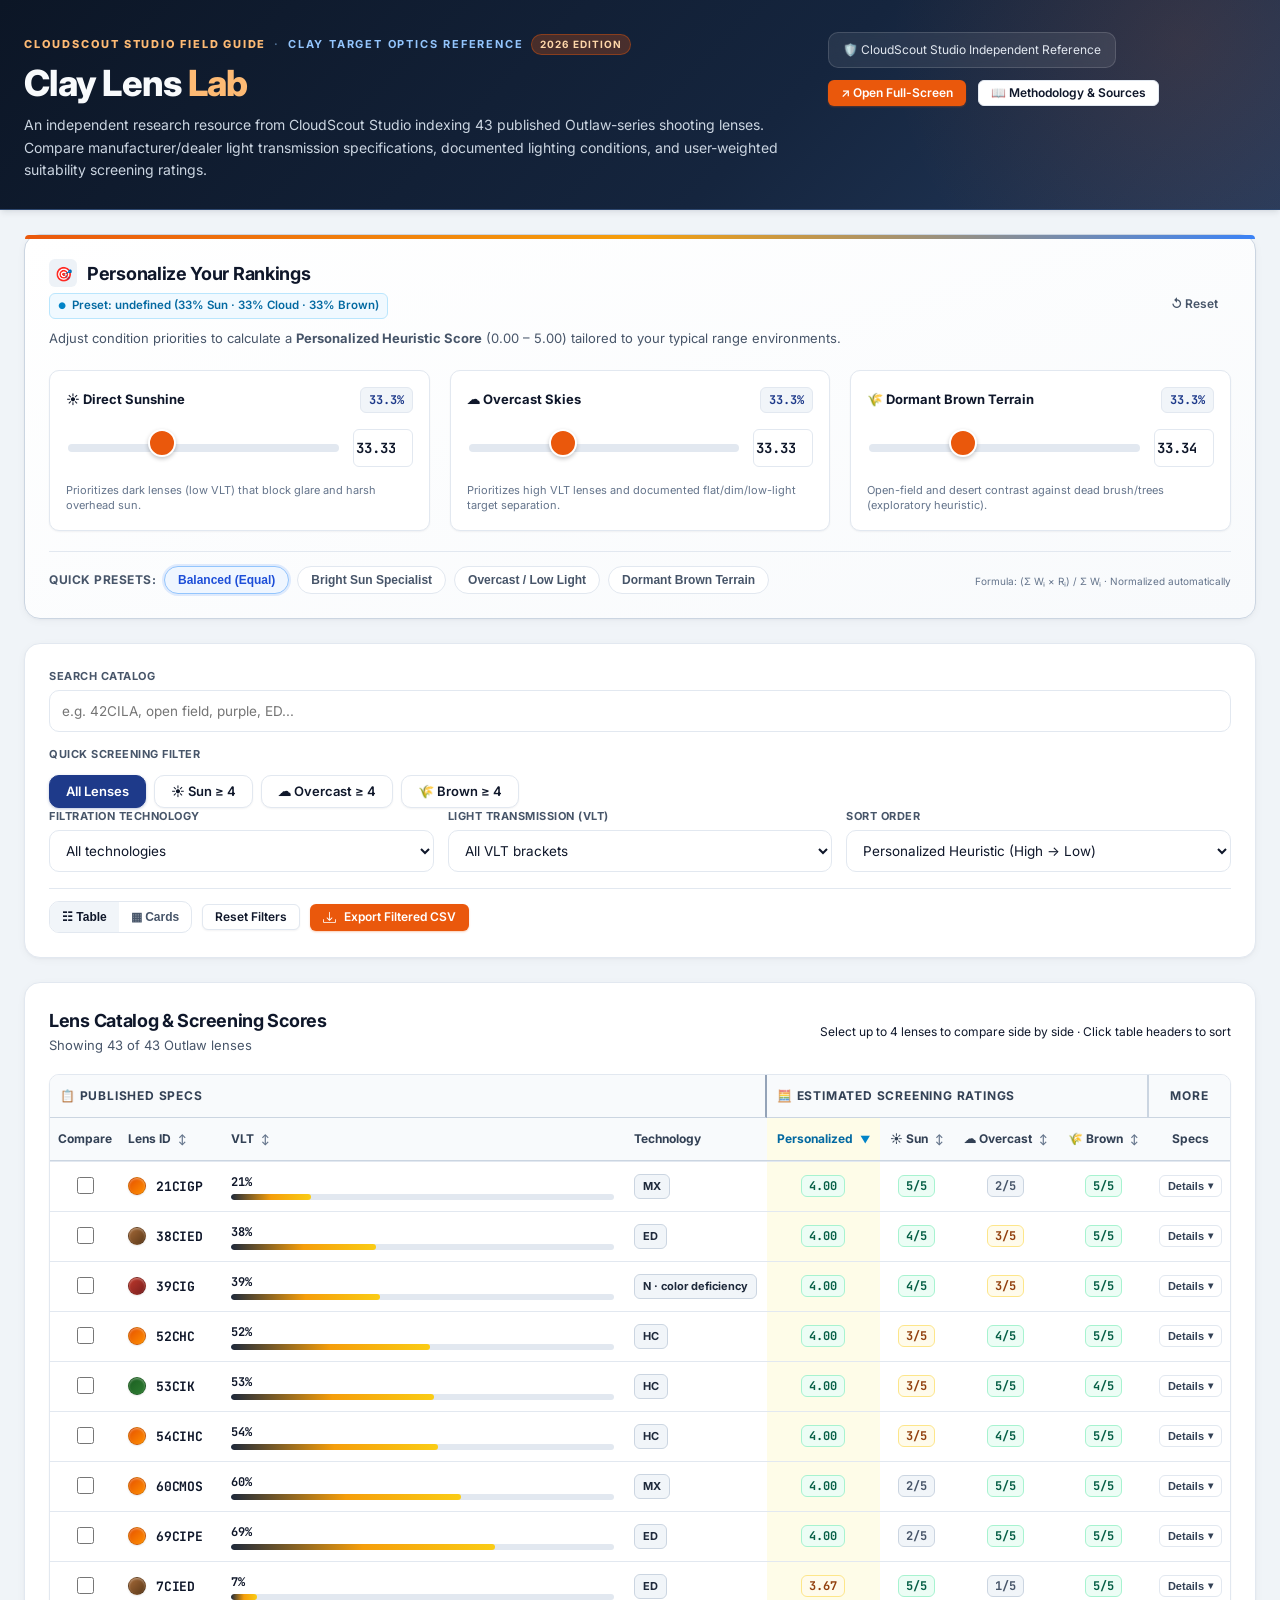
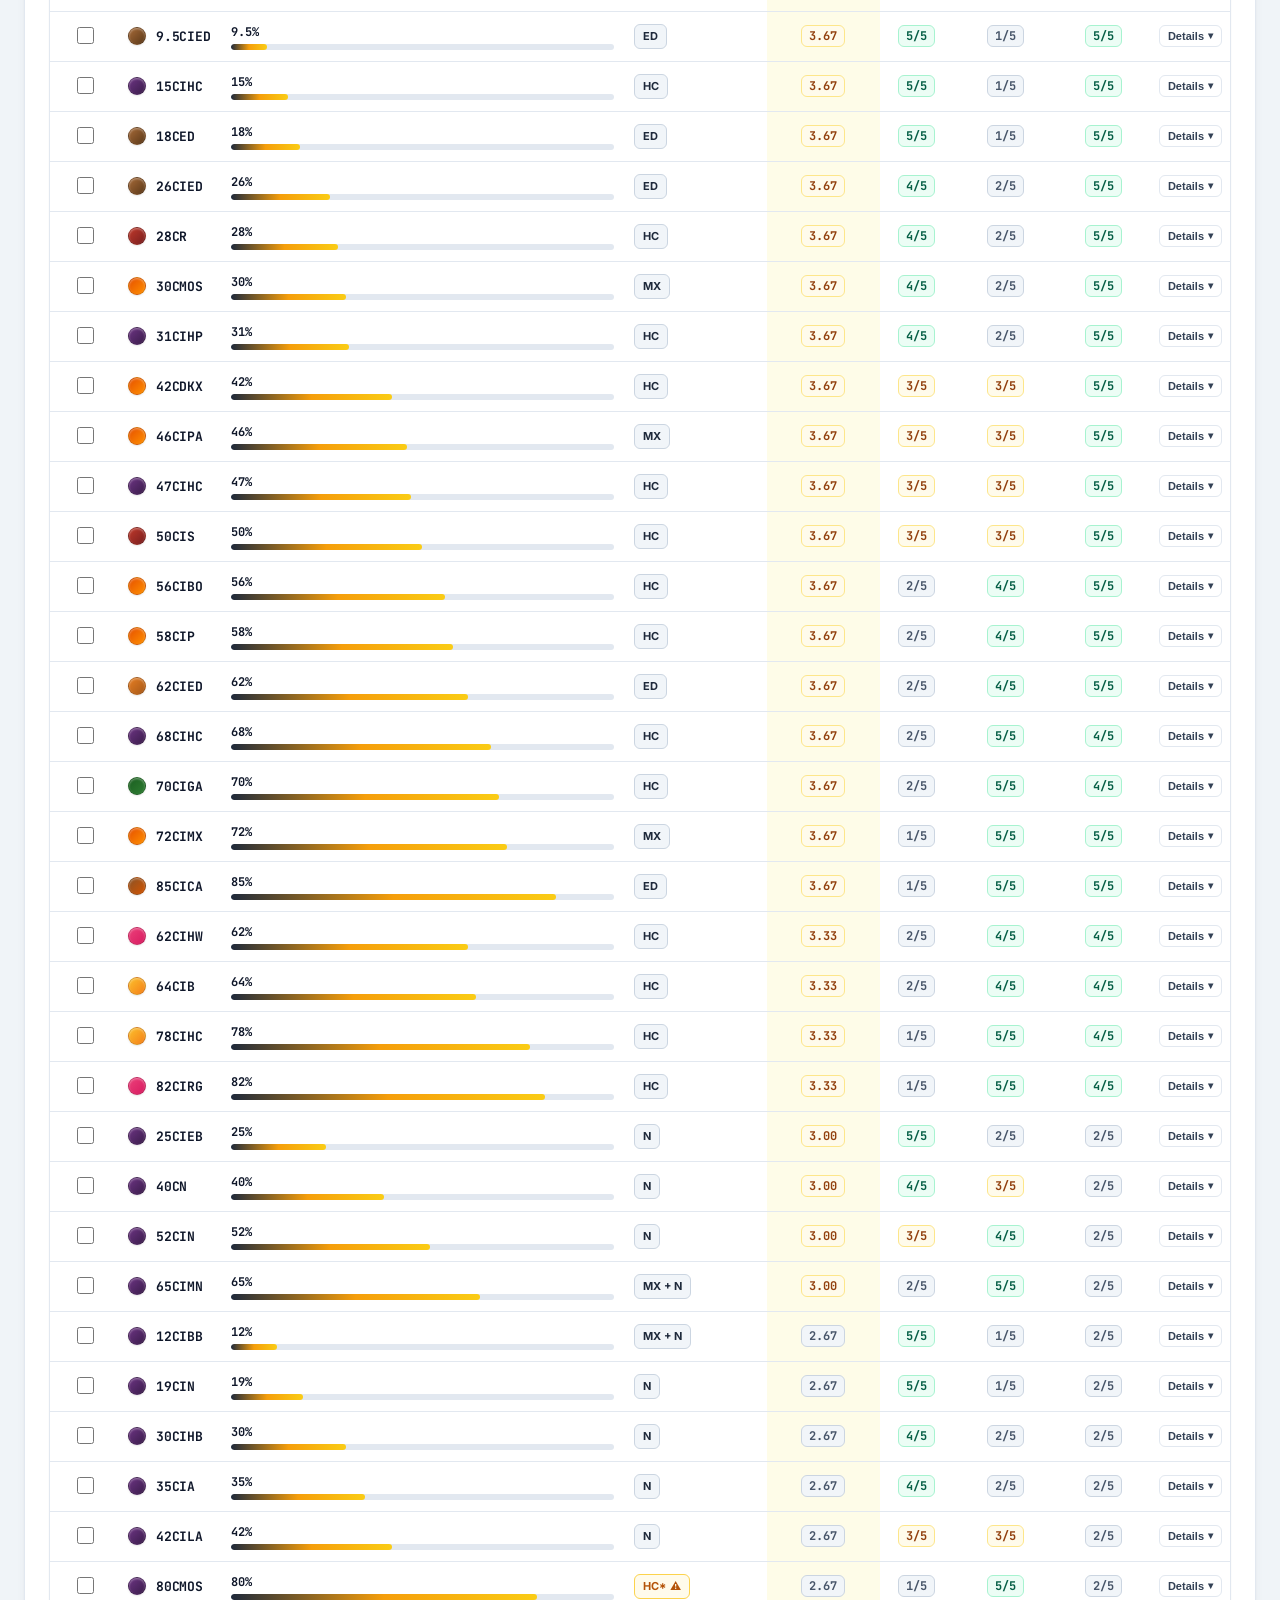
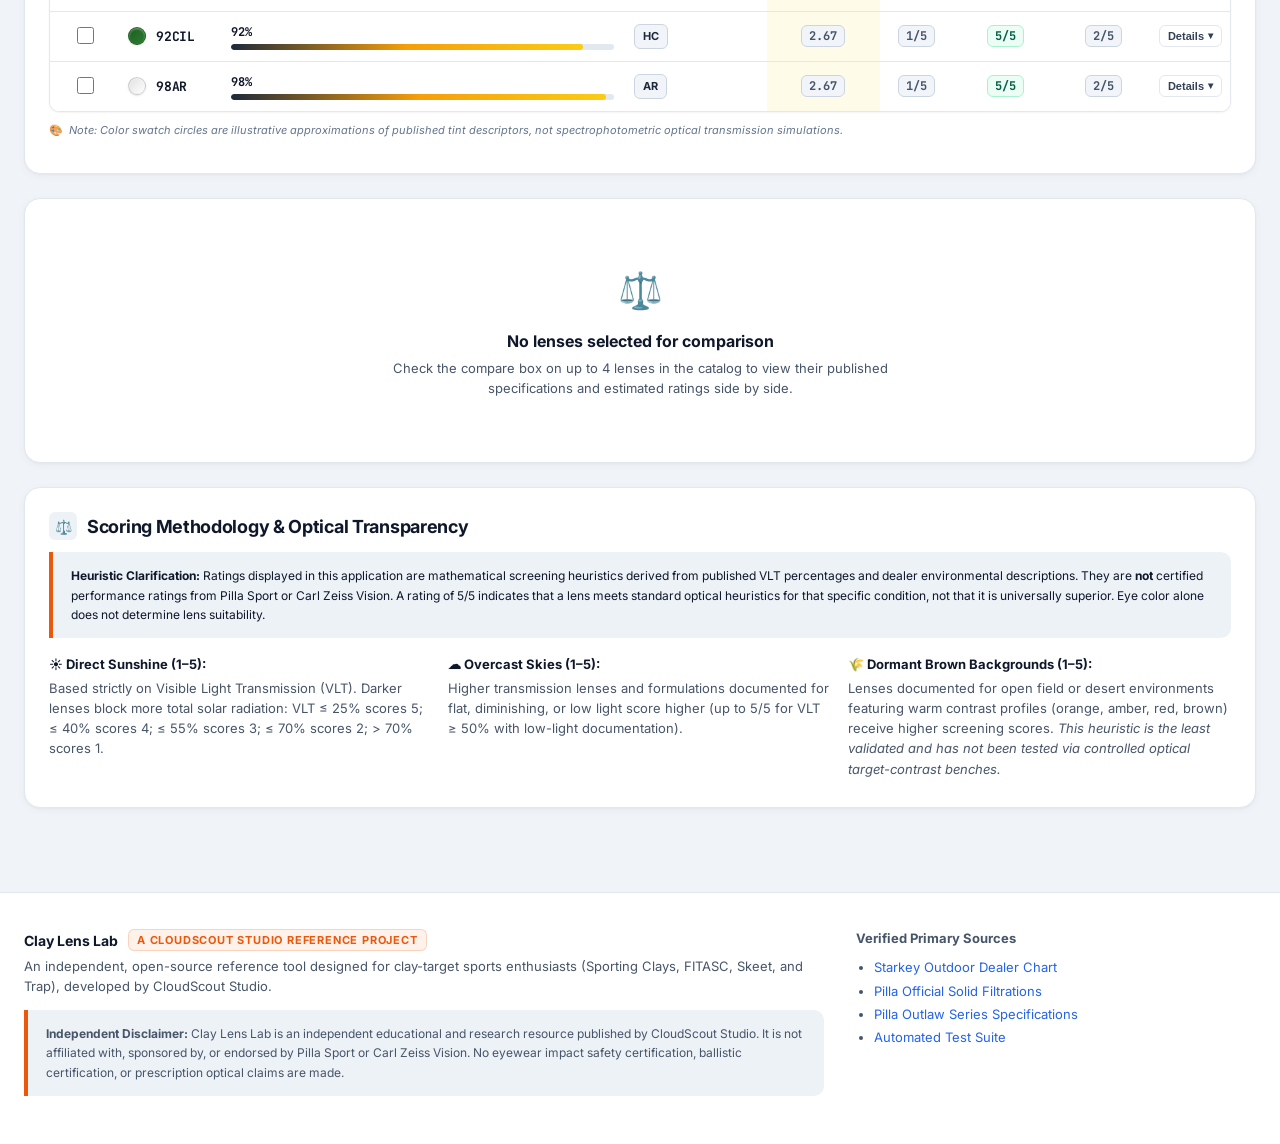
<file: index.html>
<!DOCTYPE html>
<html lang="en">
<head>
  <meta charset="UTF-8">
  <meta name="viewport" content="width=device-width, initial-scale=1.0">
  <title>Clay Lens Lab — Independent Pilla Outlaw Shooting Optics Reference</title>
  <meta name="description" content="Independent reference and comparison tool for 43 Pilla Outlaw shooting-glasses lenses. Compare VLT, filtration chemistry, lighting conditions, and personalized screening scores.">
  
  <!-- Modern Typography: Inter & JetBrains Mono -->
  <link rel="preconnect" href="https://fonts.googleapis.com">
  <link rel="preconnect" href="https://fonts.gstatic.com" crossorigin>
  <link href="https://fonts.googleapis.com/css2?family=Inter:wght@400;500;600;700;800&family=JetBrains+Mono:wght@500;700&display=swap" rel="stylesheet">
  
  <!-- Application Stylesheets -->
  <link rel="stylesheet" href="css/main.css">
  <link rel="stylesheet" href="css/components.css">
</head>
<body>

  <!-- Top Full-Screen Fallback Banner (for embedded viewers on mobile) -->
  <aside id="fullscreenBanner" class="fullscreen-banner" aria-label="Full-screen options">
    <div class="container fullscreen-banner-inner">
      <div class="fullscreen-banner-text">
        <span class="fs-badge">Mobile View</span>
        <span>For optimal touch controls and zero frame margins:</span>
      </div>
      <a href="#" id="linkOpenFullscreen" class="btn-open-fullscreen" target="_blank" rel="noopener noreferrer">
        <span>Open Full-Screen Lens Explorer</span>
        <span class="fs-arrow">↗</span>
      </a>
    </div>
  </aside>

  <!-- Top Navigation & Branding Header -->
  <header class="app-header">
    <div class="container header-inner">
      <div class="header-branding">
        <div class="brand-eyebrow">
          <span class="brand-sponsor">CloudScout Studio Field Guide</span>
          <span class="brand-sep">·</span>
          <span>Clay Target Optics Reference</span>
          <span class="eyebrow-pill">2026 Edition</span>
        </div>
        <h1 class="app-title">Clay Lens <span class="title-accent">Lab</span></h1>
        <p class="app-description">
          An independent research resource from CloudScout Studio indexing 43 published Outlaw-series shooting lenses. Compare manufacturer/dealer light transmission specifications, documented lighting conditions, and user-weighted suitability screening ratings.
        </p>
      </div>

      <div class="header-actions">
        <div class="header-disclaimer-badge" title="Independent educational resource published by CloudScout Studio; not affiliated with Pilla Sport or ZEISS">
          <span>🛡️ CloudScout Studio Independent Reference</span>
        </div>
        <a href="#" id="btnHeaderFullscreen" class="btn btn-primary btn-sm btn-fullscreen-launch" target="_blank" rel="noopener noreferrer" title="Open Clay Lens Lab in a full-screen standalone browser tab">
          <span>↗ Open Full-Screen</span>
        </a>
        <button class="btn btn-secondary btn-sm" id="btnOpenMethodology" title="View calculation methodology, scoring logic, and data sources">
          <span>📖 Methodology & Sources</span>
        </button>
      </div>
    </div>
  </header>

  <!-- Main Application Body -->
  <main class="main-content">
    <div class="container">

      <!-- Section 1: Personalize Your Rankings (User-Adjustable Weights) -->
      <section class="panel personalize-panel" id="personalizeSection" aria-labelledby="personalizeHeading">
        <div class="panel-header personalize-header">
          <div class="personalize-title-group">
            <h2 id="personalizeHeading" class="panel-title">
              <span class="icon-badge">🎯</span>
              Personalize Your Rankings
            </h2>
            <div class="preset-summary-badge" id="presetSummaryBadge">
              <span class="summary-dot">●</span>
              <span id="presetSummaryText">Preset: Balanced (33% Sun · 33% Cloud · 34% Brown)</span>
            </div>
            <p class="panel-subtitle desktop-only-text">
              Adjust condition priorities to calculate a <strong>Personalized Heuristic Score</strong> (0.00 – 5.00) tailored to your typical range environments.
            </p>
          </div>
          <div class="personalize-header-actions">
            <button type="button" class="btn btn-secondary btn-sm btn-toggle-collapsible" id="btnTogglePersonalize" aria-expanded="true" aria-controls="personalizeContent" title="Toggle weight adjustments">
              <span id="textTogglePersonalize">Adjust Weights</span>
              <span class="collapse-caret" id="caretTogglePersonalize">▾</span>
            </button>
            <button type="button" class="btn btn-ghost btn-sm" id="btnResetWeights" title="Reset weighting priorities to equal balance">
              ↺ Reset
            </button>
          </div>
        </div>

        <div id="personalizeContent" class="personalize-collapsible-body">
          <!-- 3 Weight Sliders -->
          <div class="weights-grid">
            <!-- Direct Sunshine -->
            <div class="weight-card">
              <div class="weight-header">
                <label for="weightSlider_sun" class="weight-title">
                  <span>☀ Direct Sunshine</span>
                </label>
                <span class="weight-pct-badge" id="weightPct_sun">33.3%</span>
              </div>
              <div class="weight-slider-row">
                <input type="range" id="weightSlider_sun" class="weight-slider" min="0" max="100" value="33" aria-label="Direct sunshine importance weight">
                <input type="number" id="weightNum_sun" class="weight-number-input" min="0" max="100" value="33" aria-label="Direct sunshine numerical weight">
              </div>
              <p class="weight-desc">Prioritizes dark lenses (low VLT) that block glare and harsh overhead sun.</p>
            </div>

            <!-- Overcast Skies -->
            <div class="weight-card">
              <div class="weight-header">
                <label for="weightSlider_cloud" class="weight-title">
                  <span>☁ Overcast Skies</span>
                </label>
                <span class="weight-pct-badge" id="weightPct_cloud">33.3%</span>
              </div>
              <div class="weight-slider-row">
                <input type="range" id="weightSlider_cloud" class="weight-slider" min="0" max="100" value="33" aria-label="Overcast skies importance weight">
                <input type="number" id="weightNum_cloud" class="weight-number-input" min="0" max="100" value="33" aria-label="Overcast skies numerical weight">
              </div>
              <p class="weight-desc">Prioritizes high VLT lenses and documented flat/dim/low-light target separation.</p>
            </div>

            <!-- Dormant Brown Backgrounds -->
            <div class="weight-card">
              <div class="weight-header">
                <label for="weightSlider_brown" class="weight-title">
                  <span>🌾 Dormant Brown Terrain</span>
                </label>
                <span class="weight-pct-badge" id="weightPct_brown">33.4%</span>
              </div>
              <div class="weight-slider-row">
                <input type="range" id="weightSlider_brown" class="weight-slider" min="0" max="100" value="34" aria-label="Dormant brown background importance weight">
                <input type="number" id="weightNum_brown" class="weight-number-input" min="0" max="100" value="34" aria-label="Dormant brown background numerical weight">
              </div>
              <p class="weight-desc">Open-field and desert contrast against dead brush/trees (exploratory heuristic).</p>
            </div>
          </div>

          <!-- Presets Bar & Zero-Weight Guard -->
          <div class="personalize-footer">
            <div class="presets-group">
              <span class="presets-label">Quick Presets:</span>
              <button class="preset-chip active" data-preset="balanced">Balanced (Equal)</button>
              <button class="preset-chip" data-preset="sun">Bright Sun Specialist</button>
              <button class="preset-chip" data-preset="cloud">Overcast / Low Light</button>
              <button class="preset-chip" data-preset="brown">Dormant Brown Terrain</button>
            </div>
            <div class="presets-note">
              <span class="audit-meta">Formula: (Σ Wᵢ × Rᵢ) / Σ Wᵢ · Normalized automatically</span>
            </div>
          </div>

          <div id="zeroWeightWarning" class="zero-weight-alert" role="alert">
            ⚠️ <strong>All weights are currently set to zero.</strong> Composite scores will evaluate to 0.00 until at least one weight is increased.
          </div>
        </div>
      </section>

      <!-- Section 2: Search, Filter, and View Controls -->
      <section class="panel filter-panel" aria-label="Search and Filter Controls">
        <div class="search-primary-row">
          <!-- Text Search -->
          <div class="control-field control-field-search">
            <label for="searchQuery" class="control-label">Search catalog</label>
            <input type="search" id="searchQuery" class="input-text" placeholder="e.g. 42CILA, open field, purple, ED..." aria-label="Search lens code, background, lighting, or color profile">
          </div>

          <!-- Filter Mode Quick Buttons -->
          <div class="quick-modes-wrap">
            <span class="control-label">Quick Screening Filter</span>
            <div class="mode-buttons-group">
              <button class="btn btn-secondary active" data-mode="all">All Lenses</button>
              <button class="btn btn-secondary" data-mode="sun">☀ Sun ≥ 4</button>
              <button class="btn btn-secondary" data-mode="cloud">☁ Overcast ≥ 4</button>
              <button class="btn btn-secondary" data-mode="brown">🌾 Brown ≥ 4</button>
            </div>
          </div>
        </div>

        <!-- Mobile Toggle for Advanced Filters -->
        <div class="advanced-filters-trigger-row">
          <button type="button" class="btn btn-secondary btn-sm btn-toggle-advanced" id="btnToggleAdvancedFilters" aria-expanded="false" aria-controls="advancedFiltersDrawer">
            <span>⚙️ More Filters &amp; Sorting</span>
            <span class="active-filters-badge" id="activeFiltersBadge" style="display: none;">0</span>
            <span class="filters-caret" id="caretAdvancedFilters">▾</span>
          </button>
        </div>

        <!-- Collapsible Advanced Filters (Desktop Always Open / Mobile Collapsible) -->
        <div id="advancedFiltersDrawer" class="advanced-filters-drawer">
          <div class="controls-grid">
            <!-- Technology Filter -->
            <div class="control-field">
              <label for="filterTech" class="control-label">Filtration Technology</label>
              <select id="filterTech" class="select-control" aria-label="Filter by filtration technology">
                <option value="">All technologies</option>
                <option value="ED">Enhanced Definition (ED)</option>
                <option value="HC">High Contrast (HC)</option>
                <option value="MX">Max Orange (MX)</option>
                <option value="N">Neutralizer (N)</option>
                <option value="AR">Anti-reflective (AR)</option>
                <option value="MX + N">Hybrid (MX + N)</option>
              </select>
            </div>

            <!-- VLT Bracket Filter -->
            <div class="control-field">
              <label for="filterVlt" class="control-label">Light Transmission (VLT)</label>
              <select id="filterVlt" class="select-control" aria-label="Filter by visible light transmission bracket">
                <option value="">All VLT brackets</option>
                <option value="dark">Dark (7% – 25%)</option>
                <option value="mid">Medium (26% – 55%)</option>
                <option value="light">Light (56% – 75%)</option>
                <option value="very">High / Clear (76% – 98%)</option>
              </select>
            </div>

            <!-- Sort Order -->
            <div class="control-field">
              <label for="selectSort" class="control-label">Sort Order</label>
              <select id="selectSort" class="select-control" aria-label="Select catalog sort order">
                <option value="composite">Personalized Heuristic (High → Low)</option>
                <option value="vlt">Darkest First (Lowest VLT)</option>
                <option value="vlt-desc">Lightest First (Highest VLT)</option>
                <option value="id">Lens Code (A → Z)</option>
                <option value="sun">Direct Sun Rating (High → Low)</option>
                <option value="cloud">Overcast Rating (High → Low)</option>
                <option value="brown">Dormant Brown Rating (High → Low)</option>
              </select>
            </div>
          </div>

          <!-- Actions Bar -->
          <div class="filter-actions-bar">
            <div class="utility-buttons-group">
              <div class="view-toggle-group" role="group" aria-label="Layout view mode">
                <button class="view-toggle-btn active" id="btnViewTable" title="Tabular Matrix View">
                  <span>☷ Table</span>
                </button>
                <button class="view-toggle-btn" id="btnViewCards" title="Card Grid View">
                  <span>▦ Cards</span>
                </button>
              </div>

              <button class="btn btn-secondary btn-sm" id="btnResetFilters" title="Reset all search queries and filters">
                Reset Filters
              </button>
              <button class="btn btn-primary btn-sm" id="btnExportFiltered" title="Download currently filtered lens specifications and calculated ratings as an RFC-4180 CSV">
                <svg viewBox="0 0 16 16" width="13" height="13" fill="currentColor" aria-hidden="true"><path d="M.5 9.9a.5.5 0 0 1 .5.5v2.5a1 1 0 0 0 1 1h12a1 1 0 0 0 1-1v-2.5a.5.5 0 0 1 1 0v2.5a2 2 0 0 1-2 2H2a2 2 0 0 1-2-2v-2.5a.5.5 0 0 1 .5-.5z"/><path d="M7.646 11.854a.5.5 0 0 0 .708 0l3-3a.5.5 0 0 0-.708-.708L8.5 10.293V1.5a.5.5 0 0 0-1 0v8.793L5.354 8.146a.5.5 0 1 0-.708.708l3 3z"/></svg>
                Export Filtered CSV
              </button>
            </div>
          </div>
        </div>
      </section>

      <!-- Section 3: Catalog Data Table / Cards -->
      <section class="panel" aria-label="Lens Catalog">
        <div class="panel-header">
          <div>
            <h2 class="panel-title" style="margin: 0;">
              <span>Lens Catalog & Screening Scores</span>
            </h2>
            <span class="panel-subtitle" id="resultCount">Loading lenses...</span>
          </div>
          <span class="muted" style="font-size: 12px;">
            Select up to 4 lenses to compare side by side · Click table headers to sort
          </span>
        </div>

        <div id="errorMessage" style="display: none;"></div>

        <!-- Table View (Desktop & Tablet) -->
        <div id="tableContainer" class="table-compact-container">
          <table class="lens-table lens-table-compact">
            <thead>
              <!-- Top Category Header Group -->
              <tr>
                <th colspan="4" class="th-group-published">
                  📋 Published Specs
                </th>
                <th colspan="4" class="th-group-heuristic">
                  🧮 Estimated Screening Ratings
                </th>
                <th class="th-group-actions">
                  More
                </th>
              </tr>
              <!-- Column Sortable Headers -->
              <tr>
                <th class="th-not-sortable col-center col-check-th">Compare</th>
                <th data-sort-col="id" class="col-id-th">Lens ID <span class="sort-arrow">↕</span></th>
                <th data-sort-col="vlt" class="col-vlt-th">VLT <span class="sort-arrow">↕</span></th>
                <th class="th-not-sortable col-tech-th">Technology</th>
                <th data-sort-col="composite" class="col-composite-score col-composite-th">
                  Personalized <span class="sort-arrow">▼</span>
                </th>
                <th data-sort-col="sun" class="col-score col-score-th">☀ Sun <span class="sort-arrow">↕</span></th>
                <th data-sort-col="cloud" class="col-score col-score-th">☁ Overcast <span class="sort-arrow">↕</span></th>
                <th data-sort-col="brown" class="col-score col-score-th">🌾 Brown <span class="sort-arrow">↕</span></th>
                <th class="th-not-sortable col-center col-expand-th">Specs</th>
              </tr>
            </thead>
            <tbody id="tableRows">
              <!-- Rendered via app.js with main rows + expandable detail rows -->
            </tbody>
          </table>
        </div>

        <!-- Cards View (Mobile Automatic Layout & Optional Desktop View) -->
        <div id="cardsContainer" class="cards-grid">
          <!-- Rendered via app.js -->
        </div>

        <p class="swatch-disclaimer-note">
          <span>🎨</span>
          <em>Note: Color swatch circles are illustrative approximations of published tint descriptors, not spectrophotometric optical transmission simulations.</em>
        </p>
      </section>

      <!-- Section 4: Side-by-Side Comparison Comparator -->
      <section class="panel comparison-panel" id="comparisonSection" aria-label="Lens Comparison Matrix">
        <div id="comparisonContainer">
          <!-- Rendered via comparison.js -->
        </div>
      </section>

      <!-- Section 5: Educational Context & Scoring Transparency -->
      <section class="panel" aria-labelledby="transparencyHeading">
        <h2 id="transparencyHeading" class="panel-title" style="margin-bottom: 12px;">
          <span class="icon-badge">⚖️</span>
          Scoring Methodology & Optical Transparency
        </h2>

        <div class="footer-disclaimer-box" style="margin-top: 0; margin-bottom: 16px;">
          <strong>Heuristic Clarification:</strong> Ratings displayed in this application are mathematical screening heuristics derived from published VLT percentages and dealer environmental descriptions. They are <strong>not</strong> certified performance ratings from Pilla Sport or Carl Zeiss Vision. A rating of 5/5 indicates that a lens meets standard optical heuristics for that specific condition, not that it is universally superior. Eye color alone does not determine lens suitability.
        </div>

        <div style="display: grid; grid-template-columns: repeat(auto-fit, minmax(280px, 1fr)); gap: 16px; font-size: 13px; line-height: 1.55;">
          <div>
            <strong>☀ Direct Sunshine (1–5):</strong>
            <p style="margin: 4px 0; color: var(--color-text-muted);">
              Based strictly on Visible Light Transmission (VLT). Darker lenses block more total solar radiation: VLT ≤ 25% scores 5; ≤ 40% scores 4; ≤ 55% scores 3; ≤ 70% scores 2; &gt; 70% scores 1.
            </p>
          </div>
          <div>
            <strong>☁ Overcast Skies (1–5):</strong>
            <p style="margin: 4px 0; color: var(--color-text-muted);">
              Higher transmission lenses and formulations documented for flat, diminishing, or low light score higher (up to 5/5 for VLT ≥ 50% with low-light documentation).
            </p>
          </div>
          <div>
            <strong>🌾 Dormant Brown Backgrounds (1–5):</strong>
            <p style="margin: 4px 0; color: var(--color-text-muted);">
              Lenses documented for open field or desert environments featuring warm contrast profiles (orange, amber, red, brown) receive higher screening scores. <em>This heuristic is the least validated and has not been tested via controlled optical target-contrast benches.</em>
            </p>
          </div>
        </div>
      </section>

    </div>
  </main>

  <!-- Methodology & Sources Modal -->
  <div id="methodologyModal" class="modal-overlay" style="display: none;" role="dialog" aria-modal="true" aria-labelledby="modalTitle">
    <div class="modal-card">
      <div class="modal-header">
        <h3 id="modalTitle" class="modal-title">Methodology, Sources & Data Integrity</h3>
        <button class="modal-close-btn" id="btnCloseMethodology" aria-label="Close methodology modal">✕</button>
      </div>
      <div class="modal-body">
        <h4>1. Authoritative Data Provenance</h4>
        <p>
          Clay Lens Lab indexes 43 Pilla Outlaw shooting-glasses lenses derived from authorized dealer technical filtration guides and official Pilla Sport publications. Every record includes audit fields:
        </p>
        <ul>
          <li><strong>Source Type:</strong> Distinguishes authorized dealer filtration guides from official catalog literature.</li>
          <li><strong>Disputed Classification Notice:</strong> Lens <code>80CMOS</code> is preserved as <code>HC*</code> because distributor documentation contains conflicting classifications (CMOS traditionally indicates Chromashift Max Orange, while dealer indices classified it under High Contrast).</li>
        </ul>

        <h4>2. Heuristic Scoring Formulas</h4>
        <p>Individual ratings (1 to 5) are generated by deterministic rules:</p>
        <div class="modal-code-block">
// Direct Sunshine (VLT heuristic)
vlt &lt;= 25 ? 5 : vlt &lt;= 40 ? 4 : vlt &lt;= 55 ? 3 : vlt &lt;= 70 ? 2 : 1;

// Overcast Skies (VLT & Lighting descriptor heuristic)
if (light.includes('flat') || light.includes('low')) return vlt &gt;= 50 ? 5 : 3;
vlt &lt;= 20 ? 1 : vlt &lt;= 35 ? 2 : vlt &lt;= 50 ? 3 : vlt &lt;= 70 ? 4 : 5;

// Dormant Brown Backgrounds (Environment & Color heuristic)
if (env.includes('open field') || env.includes('desert')) {
  return /orange|amber|red|brown/.test(color) ? 5 : 4;
}
return 2;
        </div>

        <h4>3. Personalized Composite Scoring Formula</h4>
        <p>The personalized score combines the three base ratings using your normalized custom weights:</p>
        <div class="modal-code-block">
Composite Score = (W_sun × Sun + W_cloud × Cloud + W_brown × Brown) / (W_sun + W_cloud + W_brown)
        </div>
        <p>If all weights are zero, the composite score evaluates cleanly to 0.00 without division-by-zero errors.</p>

        <div class="modal-callout">
          <strong>Optical Reality Check:</strong> No algorithm can replace trying a lens at your local shooting ground. Lighting conditions, clay target color (fluorescent orange, lime green, black, white), ocular physiology, and personal contrast sensitivity all influence on-target visibility.
        </div>

        <h4>4. Direct Source References</h4>
        <ul>
          <li><a href="https://starkeyoutdoor.co.uk/pages/which-pilla-lens-is-right-for-you" target="_blank" rel="noopener noreferrer">Starkey Outdoor Pilla Filtration Guide (Authorized Dealer)</a></li>
          <li><a href="https://pillasport.com/pages/solid-filtrations" target="_blank" rel="noopener noreferrer">Pilla Sport Official Solid Filtrations Technology Guide</a></li>
          <li><a href="https://pillasport.com/products/x7-custom-rx-kit" target="_blank" rel="noopener noreferrer">Pilla Sport Outlaw X7 Rx Architecture Documentation</a></li>
        </ul>
      </div>
    </div>
    <div id="modalBackdrop" style="position: absolute; inset: 0;"></div>
  </div>

  <!-- Footer -->
  <footer class="app-footer">
    <div class="container footer-inner">
      <div>
        <div class="footer-brand-line">
          <strong style="color: var(--color-text-main); font-size: 14px;">Clay Lens Lab</strong>
          <span class="footer-sponsor-tag">A CloudScout Studio Reference Project</span>
        </div>
        <p style="margin: 6px 0 12px;">
          An independent, open-source reference tool designed for clay-target sports enthusiasts (Sporting Clays, FITASC, Skeet, and Trap), developed by CloudScout Studio.
        </p>
        <div class="footer-disclaimer-box">
          <strong>Independent Disclaimer:</strong> Clay Lens Lab is an independent educational and research resource published by CloudScout Studio. It is not affiliated with, sponsored by, or endorsed by Pilla Sport or Carl Zeiss Vision. No eyewear impact safety certification, ballistic certification, or prescription optical claims are made.
        </div>
      </div>
      <div>
        <strong>Verified Primary Sources</strong>
        <ul style="padding-left: 18px; margin: 8px 0; line-height: 1.8;">
          <li><a href="https://starkeyoutdoor.co.uk/pages/which-pilla-lens-is-right-for-you" target="_blank" rel="noopener noreferrer">Starkey Outdoor Dealer Chart</a></li>
          <li><a href="https://pillasport.com/pages/solid-filtrations" target="_blank" rel="noopener noreferrer">Pilla Official Solid Filtrations</a></li>
          <li><a href="https://pillasport.com/products/x7-custom-rx-kit" target="_blank" rel="noopener noreferrer">Pilla Outlaw Series Specifications</a></li>
          <li><a href="tests/test_suite.html">Automated Test Suite</a></li>
        </ul>
      </div>
    </div>
  </footer>

  <!-- Application Scripts (UMD Universal Compatibility) -->
  <script src="data/pilla_lenses_data.js"></script>
  <script src="js/heuristics.js"></script>
  <script src="js/ui.js"></script>
  <script src="js/export.js"></script>
  <script src="js/comparison.js"></script>
  <script src="js/app.js"></script>
</body>
</html>
</file>
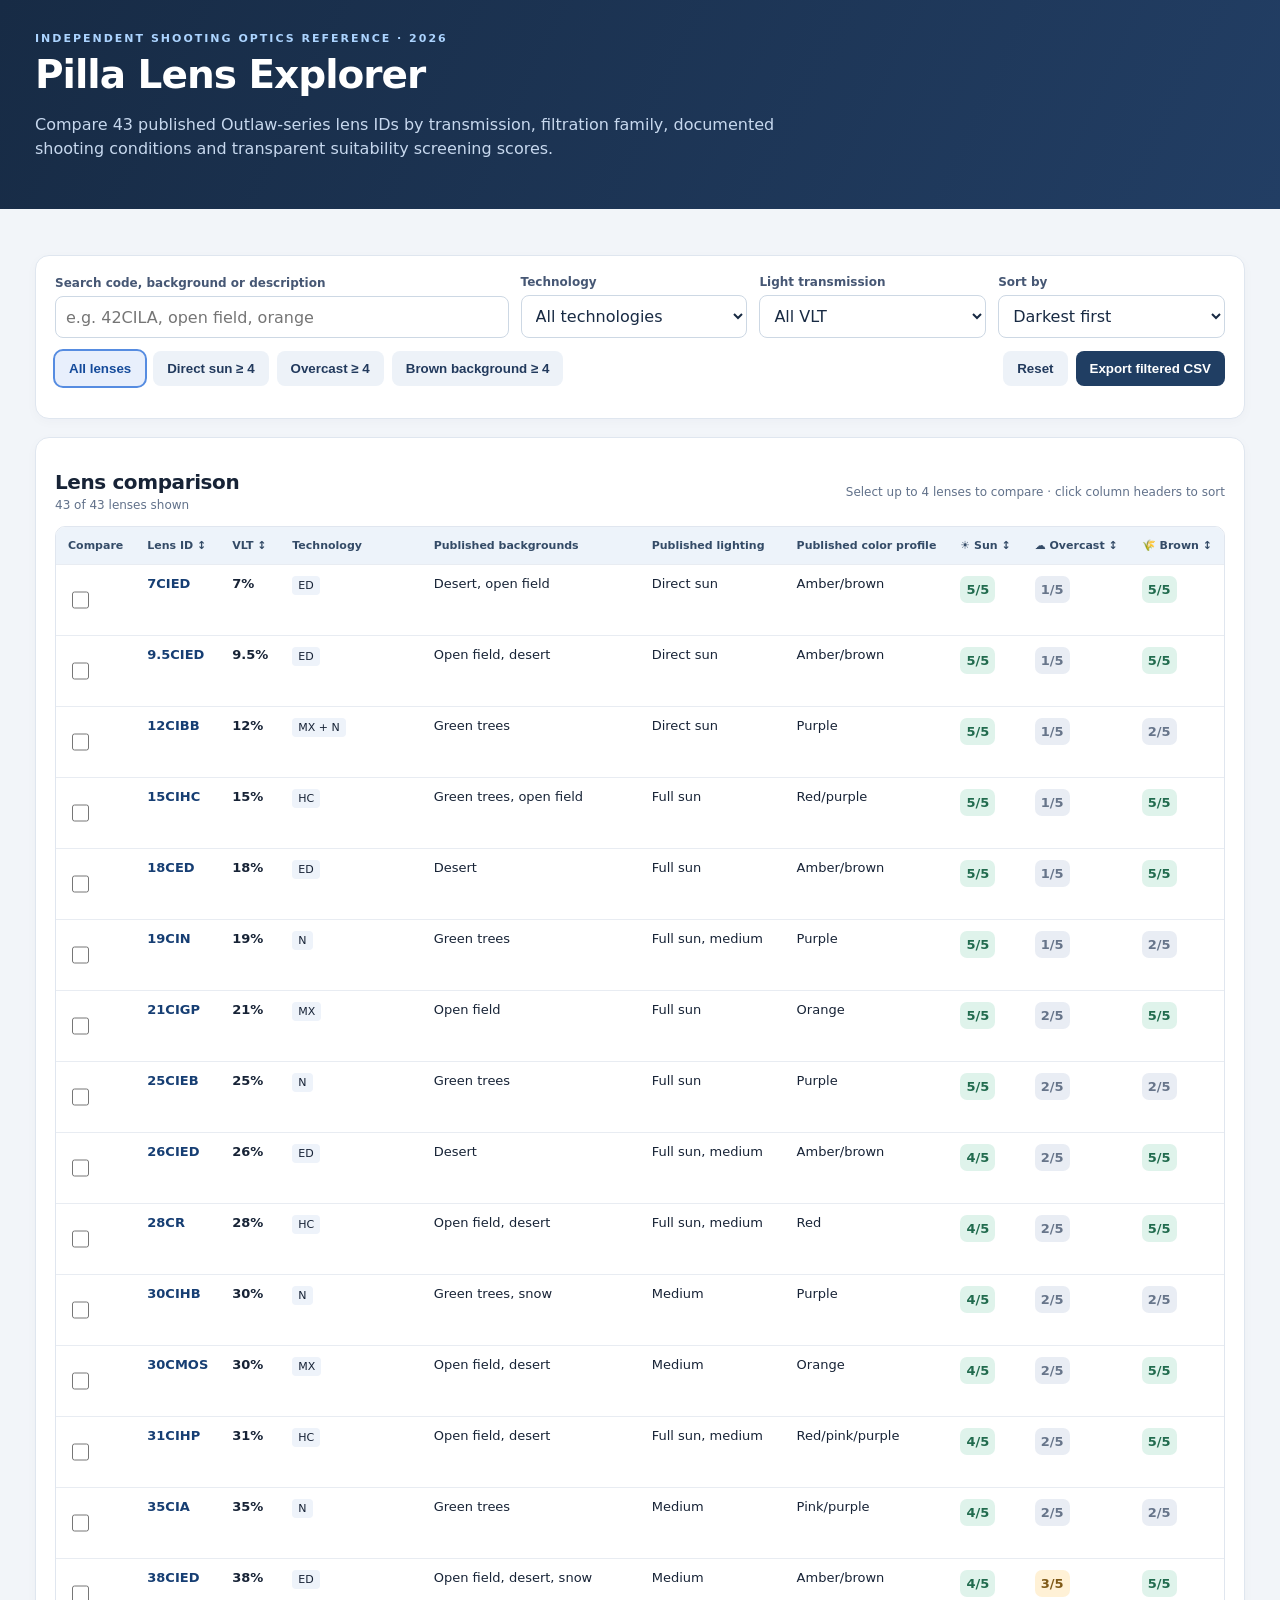
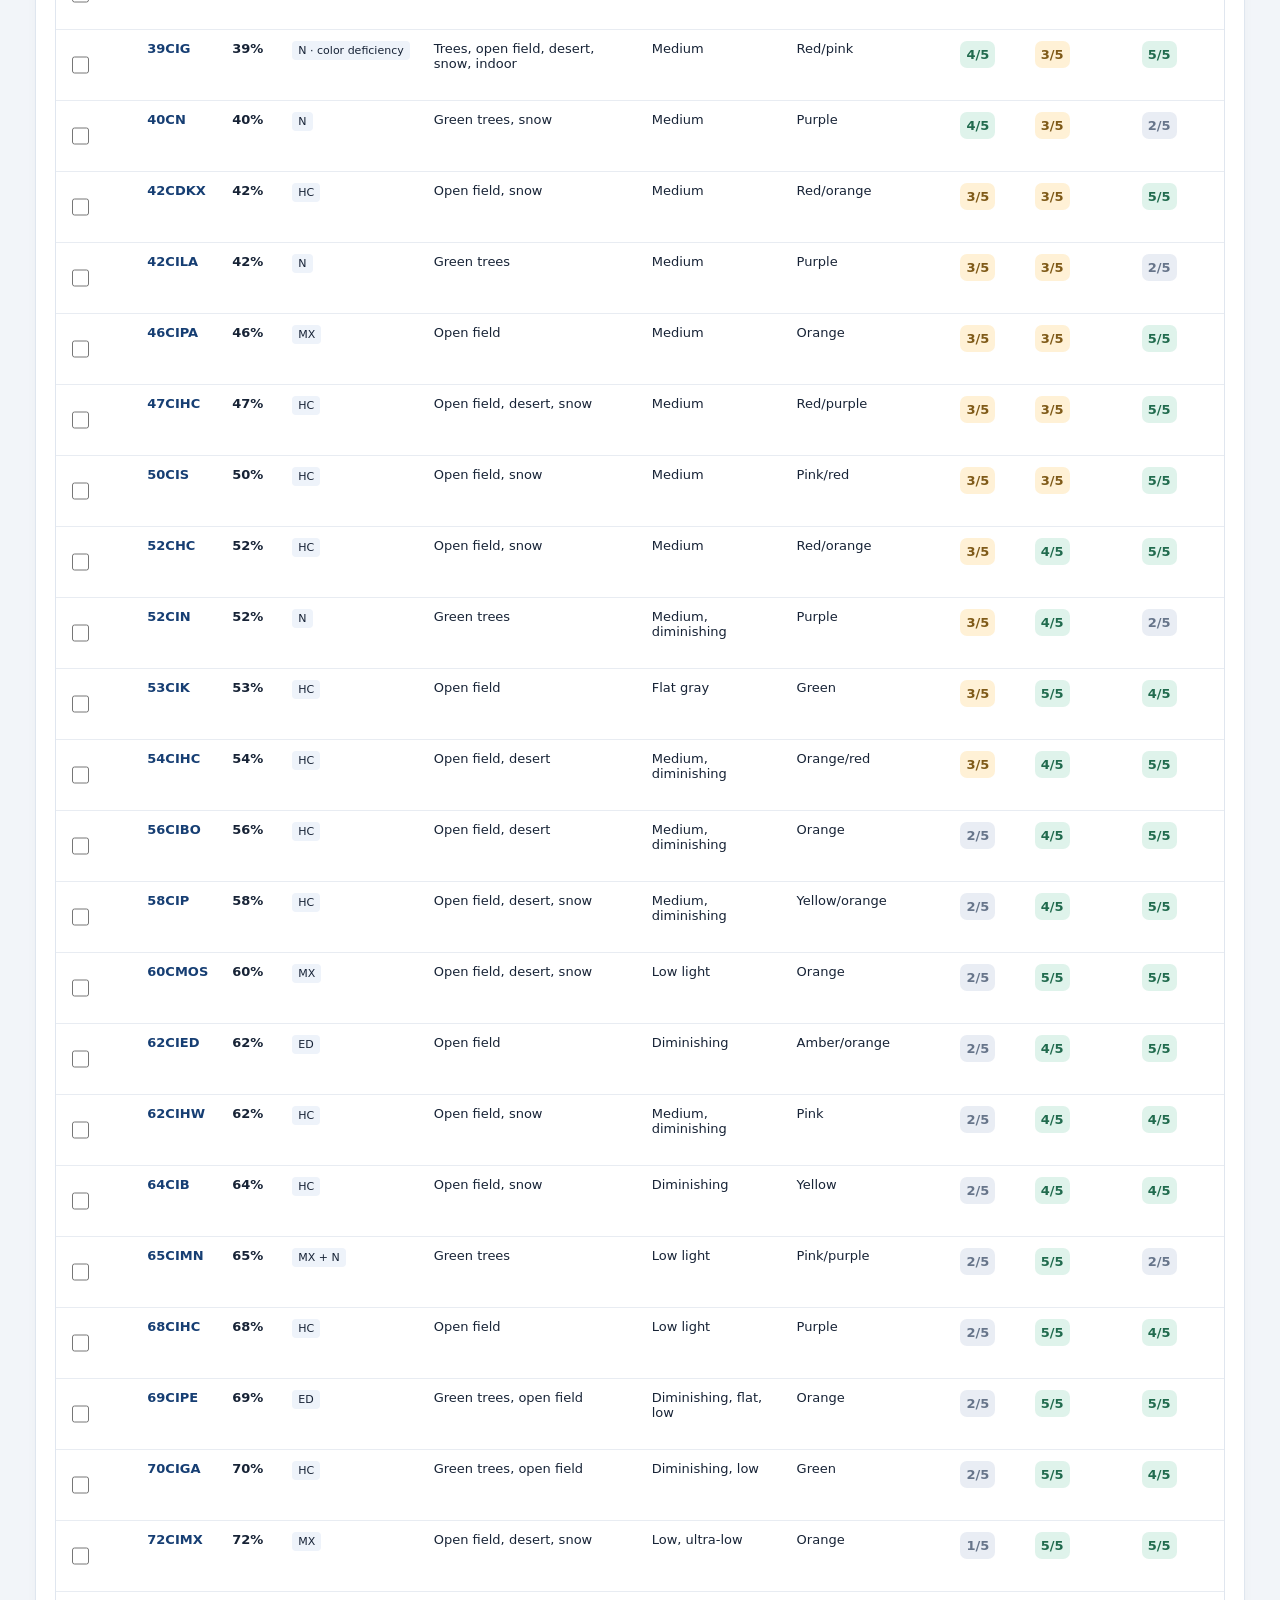
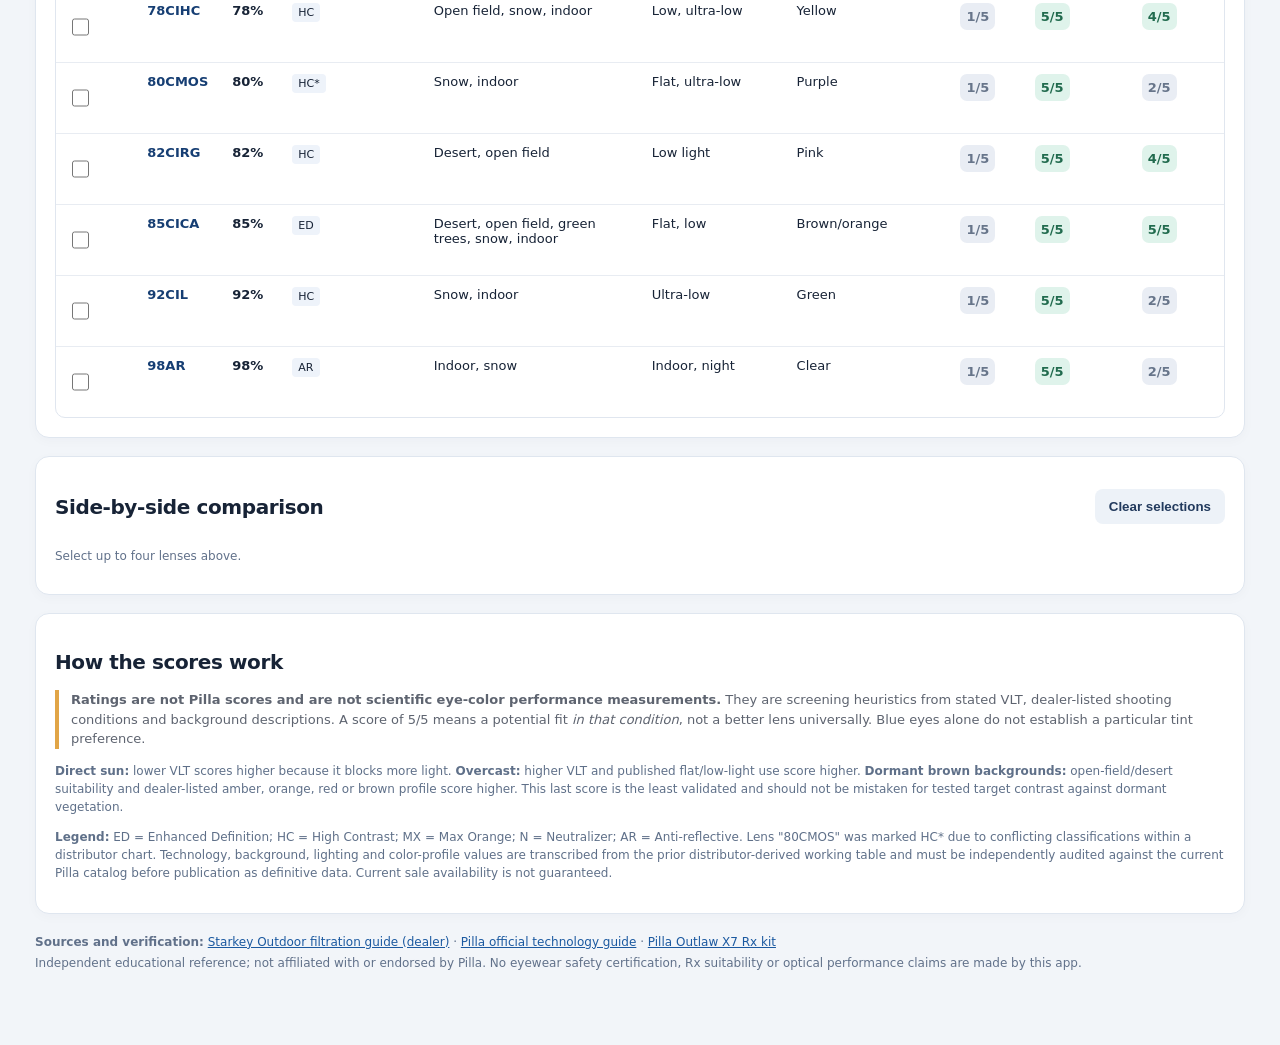
<file: pilla_lens_explorer.html>
<!DOCTYPE html>
<html lang="en"><head><meta charset="UTF-8"><meta name="viewport" content="width=device-width,initial-scale=1"><title>Pilla Lens Explorer — Independent Reference</title>
<style>
:root{font-family:Inter,ui-sans-serif,system-ui,-apple-system,Segoe UI,sans-serif;color:#172336;background:#f2f5f9}*{box-sizing:border-box}body{margin:0}.container{max-width:1250px;margin:auto;padding:28px 20px 70px}header{background:linear-gradient(115deg,#172b45,#223e64);color:white;padding:32px 0}header .container{padding-top:0;padding-bottom:0}h1{margin:7px 0;font-size:clamp(26px,4vw,39px);letter-spacing:-1px}.eyebrow{text-transform:uppercase;letter-spacing:2px;font-size:11px;color:#acd4ff;font-weight:750}header p{color:#c7d8ee;max-width:780px;line-height:1.5}.panel{background:white;border:1px solid #dfe6ef;border-radius:14px;padding:19px;margin:18px 0;box-shadow:0 3px 12px #10243b07}.controls{display:grid;grid-template-columns:2fr repeat(3,1fr);gap:12px;align-items:end}label{display:block;font-weight:700;font-size:12px;margin-bottom:6px;color:#465774}input,select{width:100%;border:1px solid #cdd8e4;background:white;color:#182a43;border-radius:8px;padding:10px;font:inherit;min-height:42px}.buttons{display:flex;gap:8px;flex-wrap:wrap}.btn{background:#203e63;color:#fff;border:0;border-radius:8px;padding:10px 14px;cursor:pointer;font-weight:650}.btn.secondary{background:#edf2f8;color:#223a5d}.btn.active{background:#e8effc;color:#154b9b;outline:2px solid #568ce1}.summary{display:flex;justify-content:space-between;gap:8px;align-items:center;flex-wrap:wrap;margin:13px 0}.muted{color:#61718a;font-size:12px}.scroll{overflow:auto;border:1px solid #e0e6ef;border-radius:10px}table{border-collapse:collapse;width:100%;font-size:13px}th{position:sticky;top:0;background:#edf3fa;text-align:left;font-size:11px;white-space:nowrap;padding:12px;color:#344b67;cursor:pointer;z-index:1}td{padding:11px 12px;border-top:1px solid #e8ecf2;vertical-align:top}tr:hover td{background:#f8fbff}.id{font-weight:800;color:#163e73;white-space:nowrap}.small{font-size:11px;color:#65738a;margin-top:3px}.score{font-weight:800;display:inline-flex;justify-content:center;min-width:35px;border-radius:7px;padding:6px}.score.hi{background:#dff3eb;color:#216b4e}.score.mid{background:#fff1d6;color:#7f5a18}.score.low{background:#e9edf4;color:#67758a}.tag{background:#eef3fa;border-radius:4px;padding:3px 6px;display:inline-block;font-size:11px;white-space:nowrap}.compare-card{display:grid;grid-template-columns:repeat(auto-fit,minmax(200px,1fr));gap:10px}.compare-item{border:1px solid #d8e3f0;border-radius:10px;padding:14px;background:#f8fbff}.compare-item strong{color:#173d71}h2{font-size:20px;letter-spacing:-.4px}a{color:#1b59a0}.note{border-left:4px solid #e1a547;padding-left:12px;color:#5e6470;font-size:13px;line-height:1.5}footer{font-size:12px;color:#61718a;line-height:1.8}.check{width:17px;height:17px;cursor:pointer}.help{font-size:12px;color:#5f7089;line-height:1.5}@media(max-width:850px){.controls{grid-template-columns:1fr 1fr}.container{padding-left:12px;padding-right:12px}}@media(max-width:530px){.controls{grid-template-columns:1fr}th,td{padding:9px 7px}table{min-width:920px}}
</style></head><body>
<header><div class="container"><div class="eyebrow">Independent shooting optics reference · 2026</div><h1>Pilla Lens Explorer</h1><p>Compare 43 published Outlaw-series lens IDs by transmission, filtration family, documented shooting conditions and transparent suitability screening scores.</p></div></header>
<main class="container"><section class="panel"><div class="controls"><div><label for="q">Search code, background or description</label><input id="q" type="search" placeholder="e.g. 42CILA, open field, orange"></div><div><label for="family">Technology</label><select id="family"><option value="">All technologies</option><option value="ED">Enhanced Definition</option><option value="HC">High Contrast</option><option value="MX">Max Orange</option><option value="N">Neutralizer</option><option value="AR">Anti-reflective</option></select></div><div><label for="vlt">Light transmission</label><select id="vlt"><option value="">All VLT</option><option value="dark">7–25%</option><option value="mid">26–55%</option><option value="light">56–75%</option><option value="very">76–98%</option></select></div><div><label for="sort">Sort by</label><select id="sort"><option value="vlt">Darkest first</option><option value="vlt-desc">Lightest first</option><option value="sun">Direct sun rating</option><option value="cloud">Overcast rating</option><option value="brown">Dormant background rating</option><option value="id">Lens ID</option></select></div></div>
<div class="summary"><div class="buttons" id="modeButtons"><button class="btn active" data-mode="all">All lenses</button><button class="btn secondary" data-mode="sun">Direct sun ≥ 4</button><button class="btn secondary" data-mode="cloud">Overcast ≥ 4</button><button class="btn secondary" data-mode="brown">Brown background ≥ 4</button></div><div class="buttons"><button class="btn secondary" id="reset">Reset</button><button class="btn" id="export">Export filtered CSV</button></div></div></section>
<section class="panel"><div class="summary"><div><h2 style="margin:0">Lens comparison</h2><span class="muted" id="count"></span></div><span class="muted">Select up to 4 lenses to compare · click column headers to sort</span></div><div class="scroll"><table><thead><tr><th>Compare</th><th data-sort="id">Lens ID ↕</th><th data-sort="vlt">VLT ↕</th><th>Technology</th><th>Published backgrounds</th><th>Published lighting</th><th>Published color profile</th><th data-sort="sun">☀ Sun ↕</th><th data-sort="cloud">☁ Overcast ↕</th><th data-sort="brown">🌾 Brown ↕</th></tr></thead><tbody id="rows"></tbody></table></div></section>
<section class="panel"><div class="summary"><h2 style="margin:0">Side-by-side comparison</h2><button class="btn secondary" id="clearCompare">Clear selections</button></div><div id="comparison" class="compare-card"><p class="muted">Select up to four lenses above.</p></div></section>
<section class="panel"><h2>How the scores work</h2><p class="note"><b>Ratings are not Pilla scores and are not scientific eye-color performance measurements.</b> They are screening heuristics from stated VLT, dealer-listed shooting conditions and background descriptions. A score of 5/5 means a potential fit <em>in that condition</em>, not a better lens universally. Blue eyes alone do not establish a particular tint preference.</p><p class="help"><b>Direct sun:</b> lower VLT scores higher because it blocks more light. <b>Overcast:</b> higher VLT and published flat/low-light use score higher. <b>Dormant brown backgrounds:</b> open-field/desert suitability and dealer-listed amber, orange, red or brown profile score higher. This last score is the least validated and should not be mistaken for tested target contrast against dormant vegetation.</p><p class="help"><b>Legend:</b> ED = Enhanced Definition; HC = High Contrast; MX = Max Orange; N = Neutralizer; AR = Anti-reflective. Lens "80CMOS" was marked HC* due to conflicting classifications within a distributor chart. Technology, background, lighting and color-profile values are transcribed from the prior distributor-derived working table and must be independently audited against the current Pilla catalog before publication as definitive data. Current sale availability is not guaranteed.</p></section>
<footer><b>Sources and verification:</b> <a target="_blank" rel="noopener" href="https://starkeyoutdoor.co.uk/pages/which-pilla-lens-is-right-for-you">Starkey Outdoor filtration guide (dealer)</a> · <a target="_blank" rel="noopener" href="https://pillasport.com/pages/solid-filtrations">Pilla official technology guide</a> · <a target="_blank" rel="noopener" href="https://pillasport.com/products/x7-custom-rx-kit">Pilla Outlaw X7 Rx kit</a><br>Independent educational reference; not affiliated with or endorsed by Pilla. No eyewear safety certification, Rx suitability or optical performance claims are made by this app.</footer></main>
<script>
const data=[{"id": "7CIED", "vlt": 7.0, "tech": "ED", "env": "Desert, open field", "light": "Direct sun", "color": "Amber/brown"}, {"id": "9.5CIED", "vlt": 9.5, "tech": "ED", "env": "Open field, desert", "light": "Direct sun", "color": "Amber/brown"}, {"id": "12CIBB", "vlt": 12.0, "tech": "MX + N", "env": "Green trees", "light": "Direct sun", "color": "Purple"}, {"id": "15CIHC", "vlt": 15.0, "tech": "HC", "env": "Green trees, open field", "light": "Full sun", "color": "Red/purple"}, {"id": "18CED", "vlt": 18.0, "tech": "ED", "env": "Desert", "light": "Full sun", "color": "Amber/brown"}, {"id": "19CIN", "vlt": 19.0, "tech": "N", "env": "Green trees", "light": "Full sun, medium", "color": "Purple"}, {"id": "21CIGP", "vlt": 21.0, "tech": "MX", "env": "Open field", "light": "Full sun", "color": "Orange"}, {"id": "25CIEB", "vlt": 25.0, "tech": "N", "env": "Green trees", "light": "Full sun", "color": "Purple"}, {"id": "26CIED", "vlt": 26.0, "tech": "ED", "env": "Desert", "light": "Full sun, medium", "color": "Amber/brown"}, {"id": "28CR", "vlt": 28.0, "tech": "HC", "env": "Open field, desert", "light": "Full sun, medium", "color": "Red"}, {"id": "30CIHB", "vlt": 30.0, "tech": "N", "env": "Green trees, snow", "light": "Medium", "color": "Purple"}, {"id": "30CMOS", "vlt": 30.0, "tech": "MX", "env": "Open field, desert", "light": "Medium", "color": "Orange"}, {"id": "31CIHP", "vlt": 31.0, "tech": "HC", "env": "Open field, desert", "light": "Full sun, medium", "color": "Red/pink/purple"}, {"id": "35CIA", "vlt": 35.0, "tech": "N", "env": "Green trees", "light": "Medium", "color": "Pink/purple"}, {"id": "38CIED", "vlt": 38.0, "tech": "ED", "env": "Open field, desert, snow", "light": "Medium", "color": "Amber/brown"}, {"id": "39CIG", "vlt": 39.0, "tech": "N · color deficiency", "env": "Trees, open field, desert, snow, indoor", "light": "Medium", "color": "Red/pink"}, {"id": "40CN", "vlt": 40.0, "tech": "N", "env": "Green trees, snow", "light": "Medium", "color": "Purple"}, {"id": "42CDKX", "vlt": 42.0, "tech": "HC", "env": "Open field, snow", "light": "Medium", "color": "Red/orange"}, {"id": "42CILA", "vlt": 42.0, "tech": "N", "env": "Green trees", "light": "Medium", "color": "Purple"}, {"id": "46CIPA", "vlt": 46.0, "tech": "MX", "env": "Open field", "light": "Medium", "color": "Orange"}, {"id": "47CIHC", "vlt": 47.0, "tech": "HC", "env": "Open field, desert, snow", "light": "Medium", "color": "Red/purple"}, {"id": "50CIS", "vlt": 50.0, "tech": "HC", "env": "Open field, snow", "light": "Medium", "color": "Pink/red"}, {"id": "52CHC", "vlt": 52.0, "tech": "HC", "env": "Open field, snow", "light": "Medium", "color": "Red/orange"}, {"id": "52CIN", "vlt": 52.0, "tech": "N", "env": "Green trees", "light": "Medium, diminishing", "color": "Purple"}, {"id": "53CIK", "vlt": 53.0, "tech": "HC", "env": "Open field", "light": "Flat gray", "color": "Green"}, {"id": "54CIHC", "vlt": 54.0, "tech": "HC", "env": "Open field, desert", "light": "Medium, diminishing", "color": "Orange/red"}, {"id": "56CIBO", "vlt": 56.0, "tech": "HC", "env": "Open field, desert", "light": "Medium, diminishing", "color": "Orange"}, {"id": "58CIP", "vlt": 58.0, "tech": "HC", "env": "Open field, desert, snow", "light": "Medium, diminishing", "color": "Yellow/orange"}, {"id": "60CMOS", "vlt": 60.0, "tech": "MX", "env": "Open field, desert, snow", "light": "Low light", "color": "Orange"}, {"id": "62CIED", "vlt": 62.0, "tech": "ED", "env": "Open field", "light": "Diminishing", "color": "Amber/orange"}, {"id": "62CIHW", "vlt": 62.0, "tech": "HC", "env": "Open field, snow", "light": "Medium, diminishing", "color": "Pink"}, {"id": "64CIB", "vlt": 64.0, "tech": "HC", "env": "Open field, snow", "light": "Diminishing", "color": "Yellow"}, {"id": "65CIMN", "vlt": 65.0, "tech": "MX + N", "env": "Green trees", "light": "Low light", "color": "Pink/purple"}, {"id": "68CIHC", "vlt": 68.0, "tech": "HC", "env": "Open field", "light": "Low light", "color": "Purple"}, {"id": "69CIPE", "vlt": 69.0, "tech": "ED", "env": "Green trees, open field", "light": "Diminishing, flat, low", "color": "Orange"}, {"id": "70CIGA", "vlt": 70.0, "tech": "HC", "env": "Green trees, open field", "light": "Diminishing, low", "color": "Green"}, {"id": "72CIMX", "vlt": 72.0, "tech": "MX", "env": "Open field, desert, snow", "light": "Low, ultra-low", "color": "Orange"}, {"id": "78CIHC", "vlt": 78.0, "tech": "HC", "env": "Open field, snow, indoor", "light": "Low, ultra-low", "color": "Yellow"}, {"id": "80CMOS", "vlt": 80.0, "tech": "HC*", "env": "Snow, indoor", "light": "Flat, ultra-low", "color": "Purple"}, {"id": "82CIRG", "vlt": 82.0, "tech": "HC", "env": "Desert, open field", "light": "Low light", "color": "Pink"}, {"id": "85CICA", "vlt": 85.0, "tech": "ED", "env": "Desert, open field, green trees, snow, indoor", "light": "Flat, low", "color": "Brown/orange"}, {"id": "92CIL", "vlt": 92.0, "tech": "HC", "env": "Snow, indoor", "light": "Ultra-low", "color": "Green"}, {"id": "98AR", "vlt": 98.0, "tech": "AR", "env": "Indoor, snow", "light": "Indoor, night", "color": "Clear"}];
const el=x=>document.getElementById(x);
let mode='all',selected=new Set();
function sun(v){return v<=25?5:v<=40?4:v<=55?3:v<=70?2:1}
function cloud(v,light){let l=light.toLowerCase();return (l.includes('flat')||l.includes('low'))?(v>=50?5:3):v<=20?1:v<=35?2:v<=50?3:v<=70?4:5}
function brown(env,color){let e=env.toLowerCase(),c=color.toLowerCase();return e.includes('open field')||e.includes('desert')?( /orange|amber|red|brown/.test(c)?5:4):2}
for(const x of data){x.sun=sun(x.vlt);x.cloud=cloud(x.vlt,x.light);x.brown=brown(x.env,x.color)}
const esc=s=>String(s).replace(/[&<>"']/g,c=>({'&':'&amp;','<':'&lt;','>':'&gt;','"':'&quot;',"'":'&#39;'}[c]));
function getFiltered(){let q=el('q').value.toLowerCase().trim(),f=el('family').value,v=el('vlt').value,s=el('sort').value;let a=data.filter(x=>(!q||[x.id,x.tech,x.env,x.light,x.color].join(' ').toLowerCase().includes(q))&&(!f||x.tech.includes(f))&&(!v||(v==='dark'&&x.vlt<=25)||(v==='mid'&&x.vlt>25&&x.vlt<=55)||(v==='light'&&x.vlt>55&&x.vlt<=75)||(v==='very'&&x.vlt>75))&&(mode==='all'||x[mode]>=4));a.sort((x,y)=>s==='vlt'?x.vlt-y.vlt:s==='vlt-desc'?y.vlt-x.vlt:s==='id'?x.id.localeCompare(y.id):y[s]-x[s]||x.vlt-y.vlt);return a}
const cellScore=n=>`<span class="score ${n>=4?'hi':n===3?'mid':'low'}">${n}/5</span>`;
function render(){let a=getFiltered();el('count').textContent=a.length+' of '+data.length+' lenses shown';el('rows').innerHTML=a.map(x=>`<tr><td><input aria-label="Compare ${esc(x.id)}" class="check" data-id="${esc(x.id)}" type="checkbox" ${selected.has(x.id)?'checked':''}></td><td class="id">${esc(x.id)}</td><td><b>${x.vlt}%</b></td><td><span class="tag">${esc(x.tech)}</span></td><td>${esc(x.env)}</td><td>${esc(x.light)}</td><td>${esc(x.color)}</td><td>${cellScore(x.sun)}</td><td>${cellScore(x.cloud)}</td><td>${cellScore(x.brown)}</td></tr>`).join('');renderCompare()}
function renderCompare(){let a=data.filter(x=>selected.has(x.id));el('comparison').innerHTML=a.length?a.map(x=>`<article class="compare-item"><strong>${esc(x.id)}</strong><p>${x.vlt}% VLT · ${esc(x.tech)}</p><div>☀ Sun ${cellScore(x.sun)}　☁ Overcast ${cellScore(x.cloud)}　🌾 Brown ${cellScore(x.brown)}</div><p class="small">${esc(x.env)}<br>${esc(x.light)}<br>${esc(x.color)}</p></article>`).join(''):'<p class="muted">Select up to four lenses above.</p>'}
for(const x of ['q','family','vlt','sort'])el(x).addEventListener('input',render);
el('modeButtons').addEventListener('click',e=>{let b=e.target.closest('button[data-mode]');if(!b)return;mode=b.dataset.mode;for(const z of el('modeButtons').querySelectorAll('button')){z.className='btn '+(z===b?'active':'secondary')}el('sort').value=mode==='all'?'vlt':mode;render()});
el('rows').addEventListener('change',e=>{if(!e.target.matches('input[data-id]'))return;let id=e.target.dataset.id;if(e.target.checked&&selected.size>=4){e.target.checked=false;alert('Select up to four lenses.');return}e.target.checked?selected.add(id):selected.delete(id);renderCompare()});
el('reset').addEventListener('click',()=>{el('q').value='';el('family').value='';el('vlt').value='';el('sort').value='vlt';mode='all';for(const b of el('modeButtons').querySelectorAll('button'))b.className='btn '+(b.dataset.mode==='all'?'active':'secondary');render()});
el('clearCompare').addEventListener('click',()=>{selected.clear();render()});
document.querySelectorAll('th[data-sort]').forEach(th=>th.addEventListener('click',()=>{el('sort').value=th.dataset.sort;render()}));
el('export').addEventListener('click',()=>{let hdr=['Lens ID','VLT (%)','Technology','Documented environment','Documented lighting','Color profile','Sun score (heuristic)','Overcast score (heuristic)','Dormant brown score (heuristic)'];let lines=[hdr,...getFiltered().map(x=>[x.id,x.vlt,x.tech,x.env,x.light,x.color,x.sun,x.cloud,x.brown])];let csv=lines.map(r=>r.map(v=>'"'+String(v).replaceAll('"','""')+'"').join(',')).join('\r\n');let blob=new Blob([csv],{type:'text/csv;charset=utf-8'});let u=URL.createObjectURL(blob),a=document.createElement('a');a.href=u;a.download='pilla-lens-comparison.csv';a.click();URL.revokeObjectURL(u)});
render();
</script></body></html>
</file>
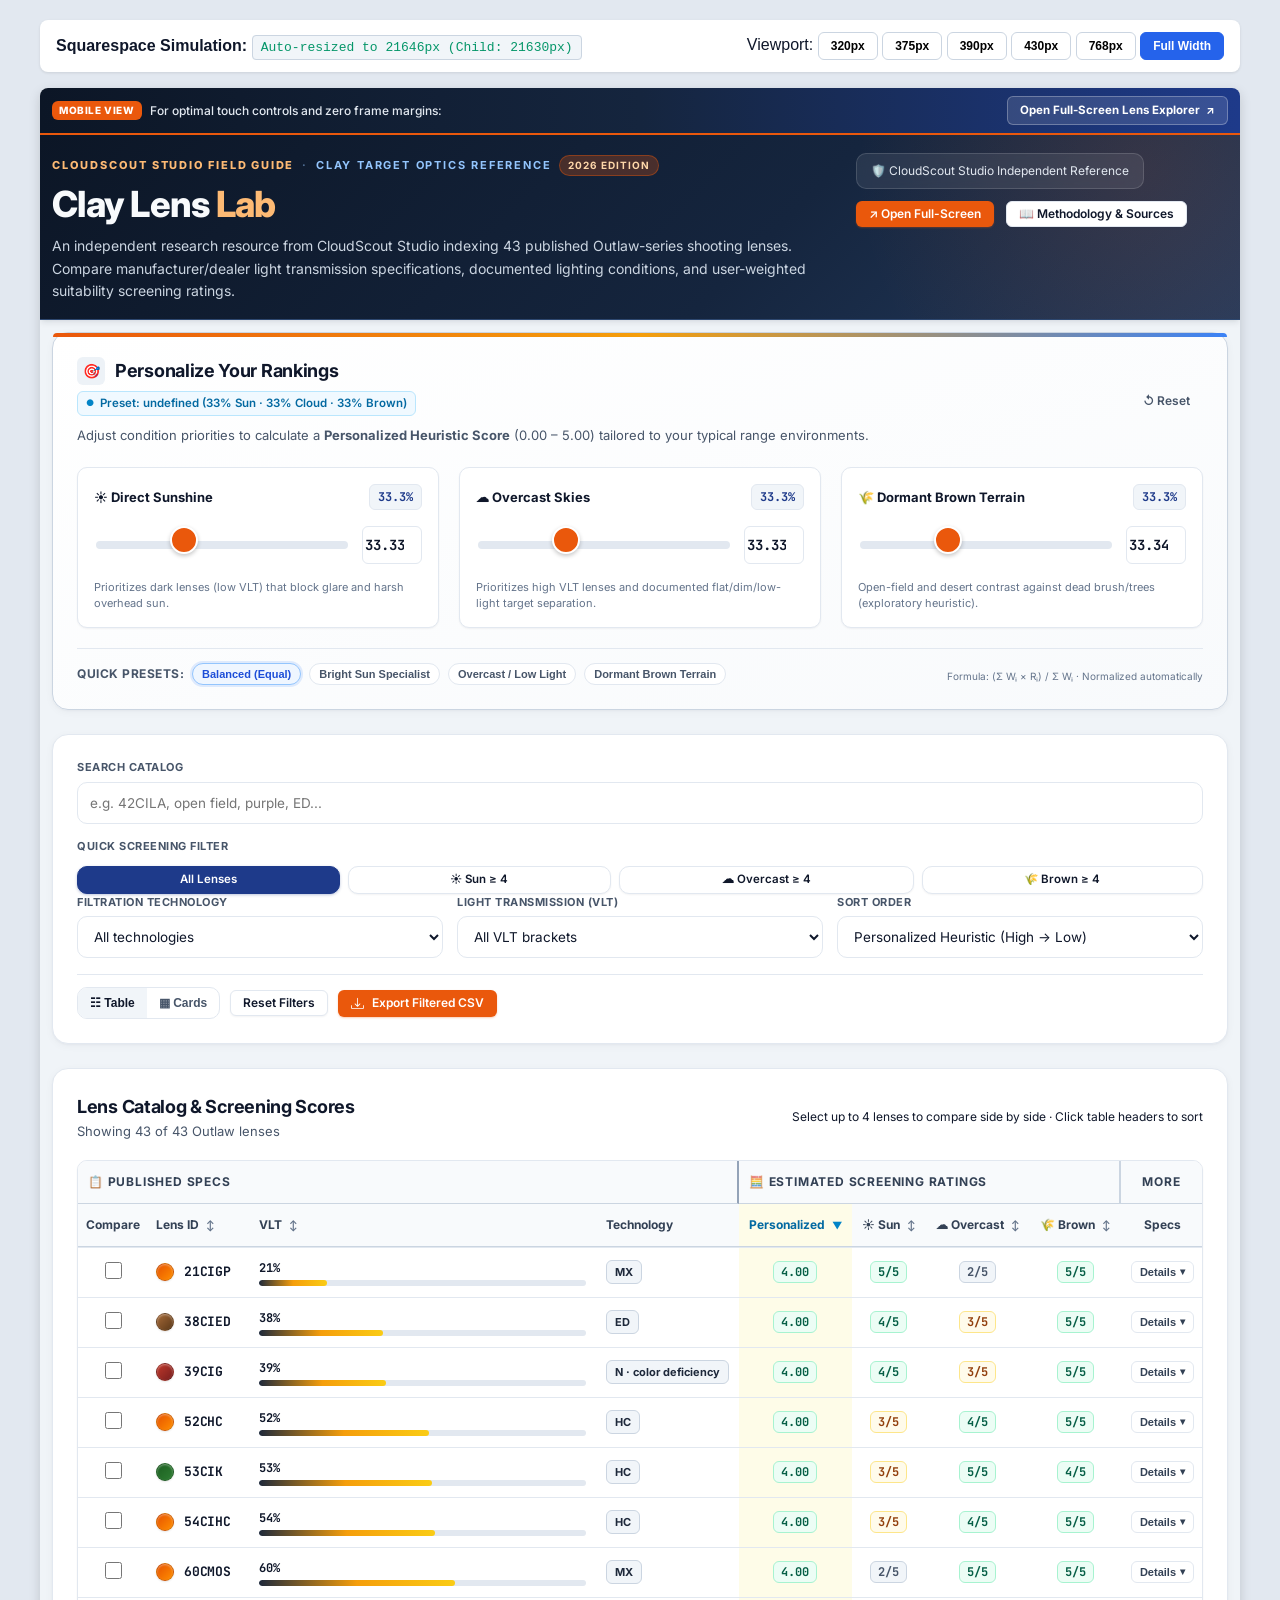
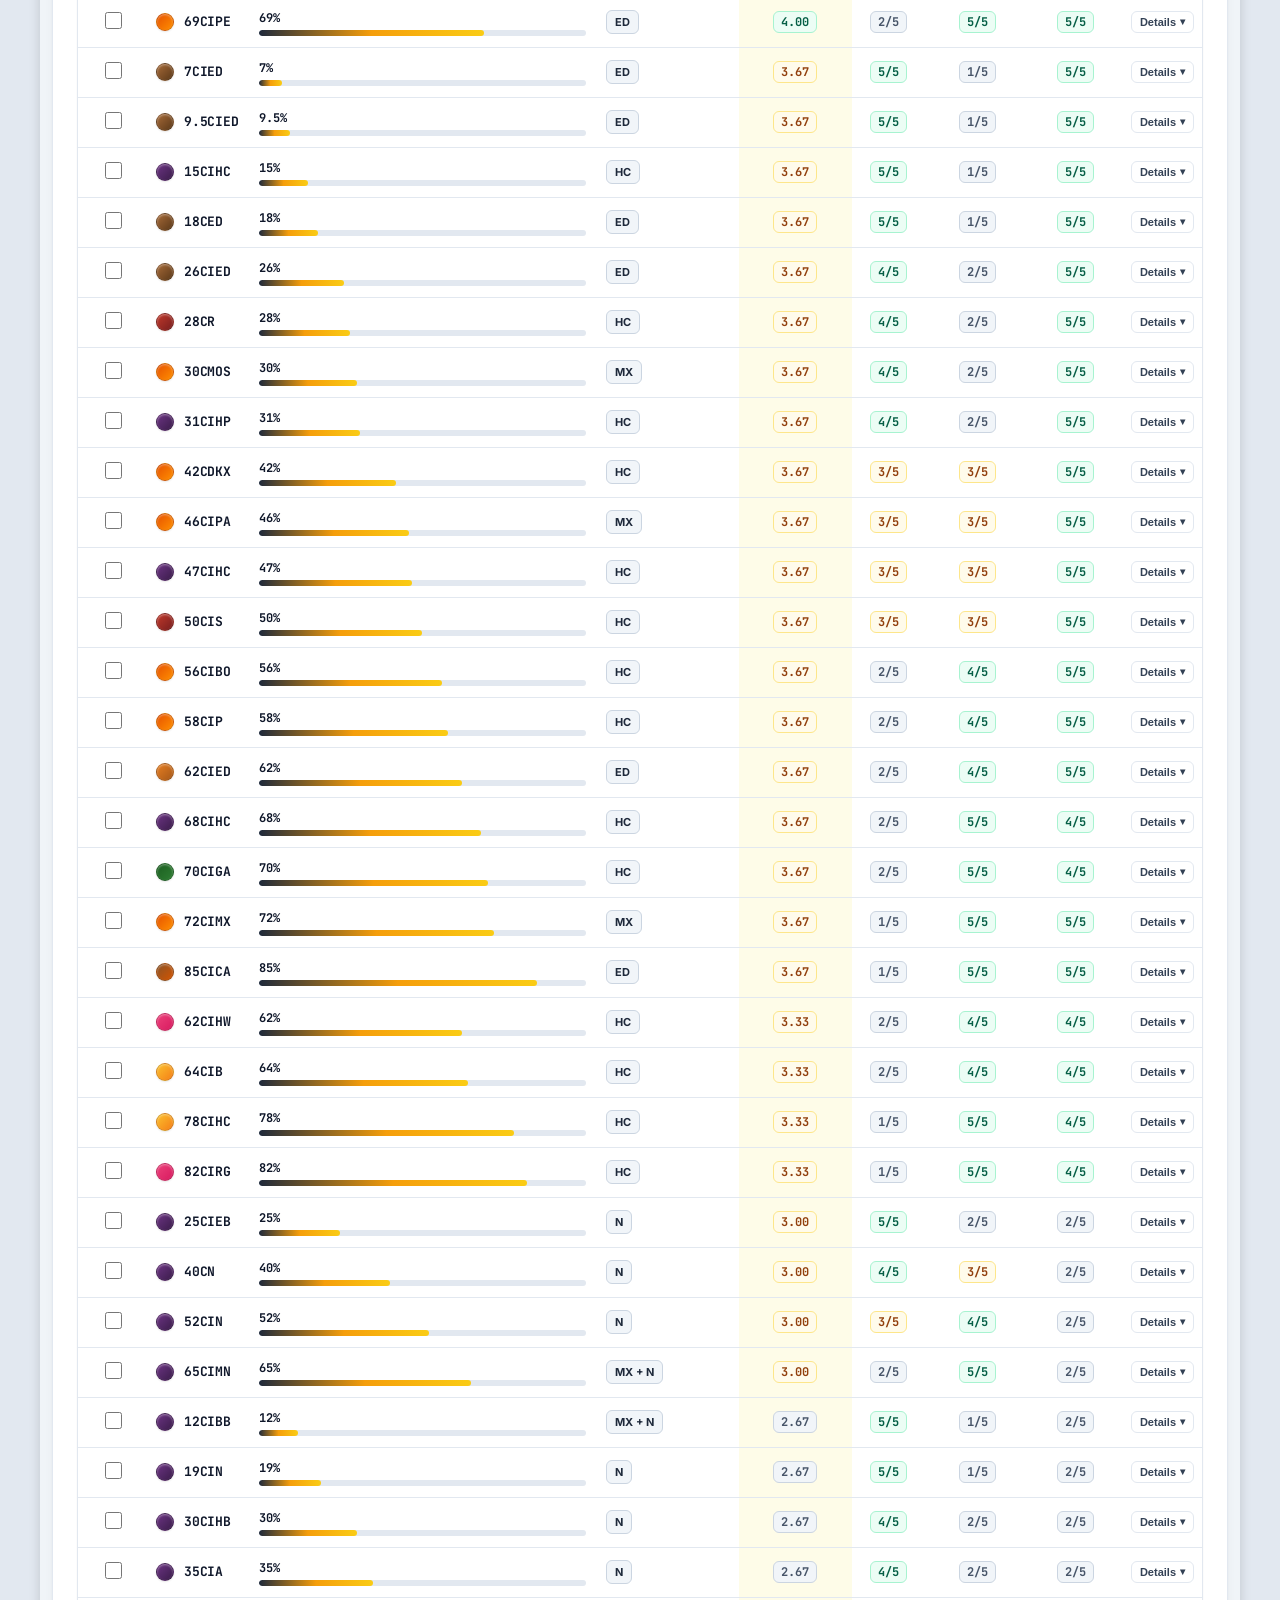
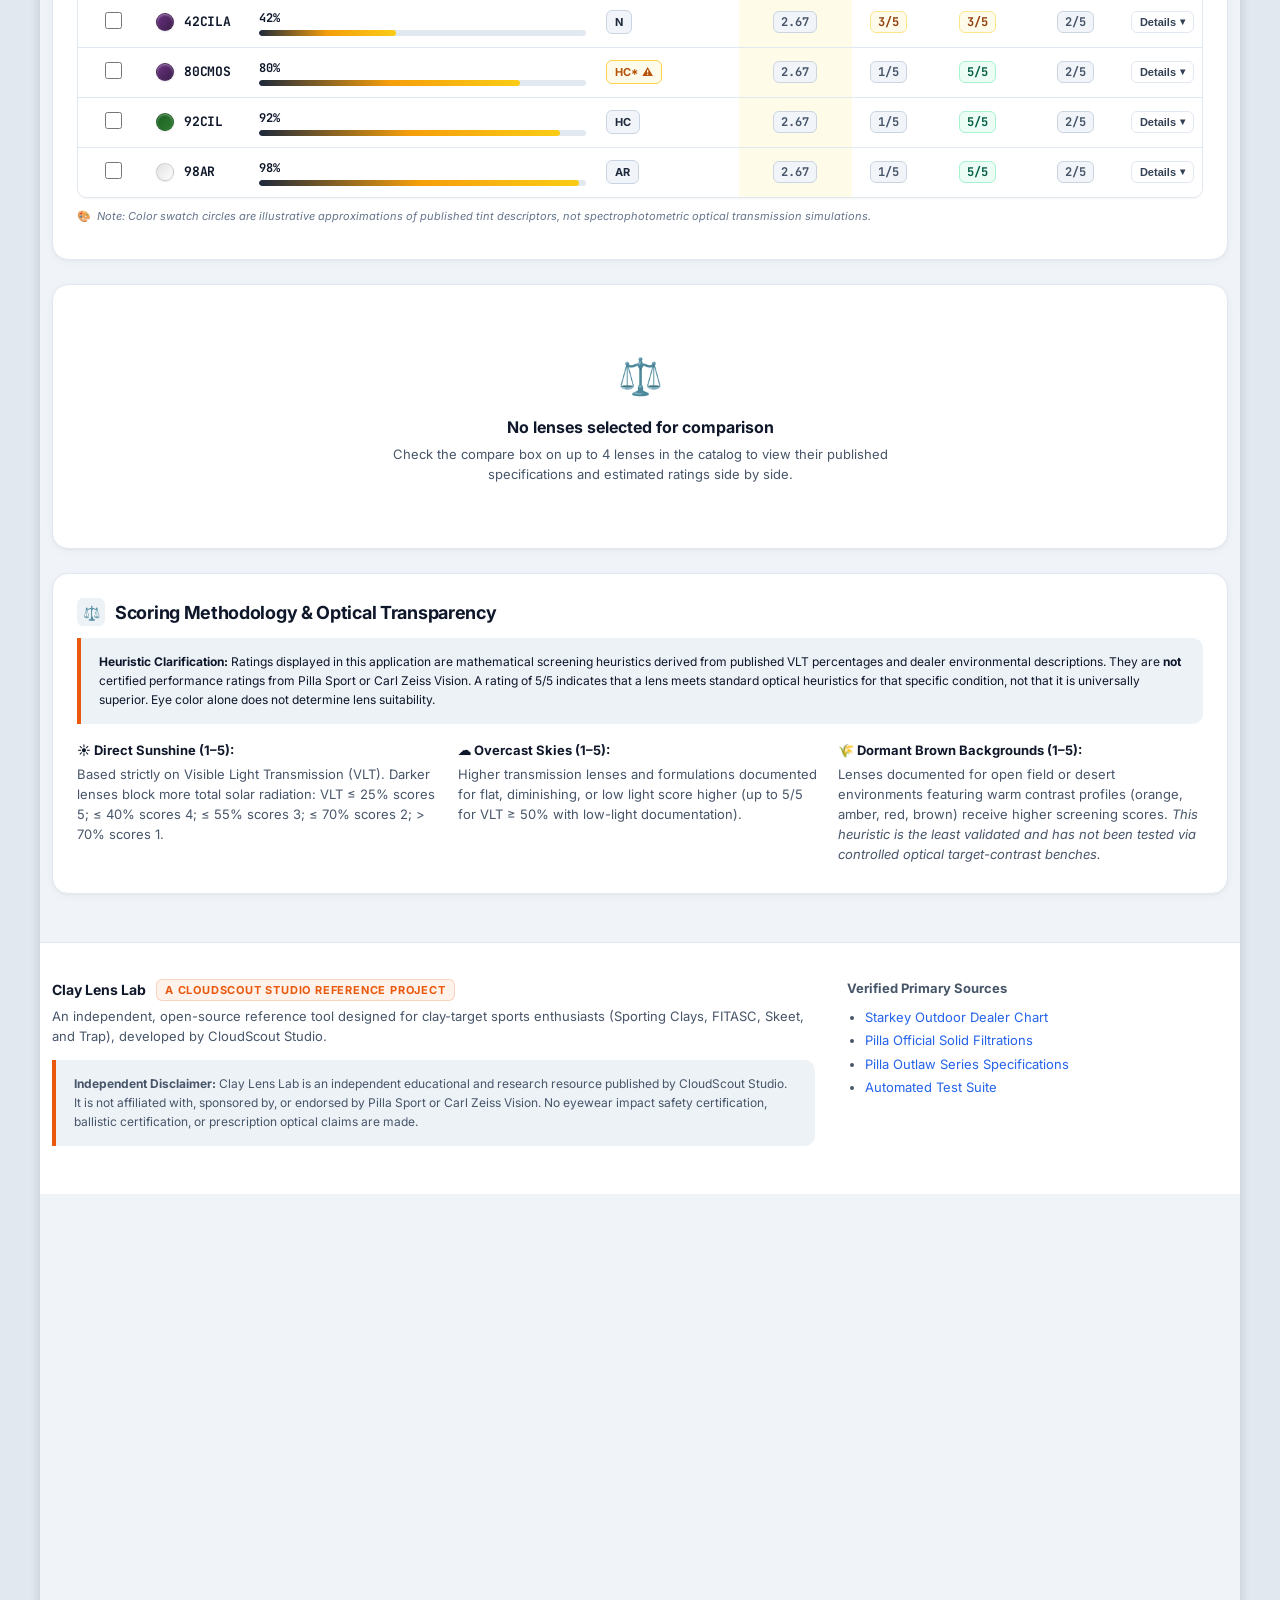
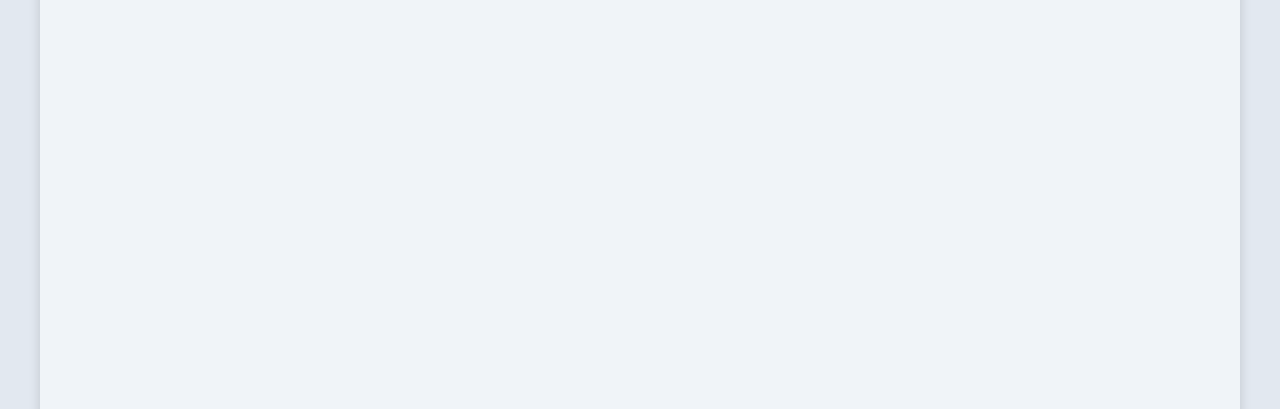
<file: tests/embedded_preview.html>
<!DOCTYPE html>
<html lang="en">
<head>
  <meta charset="UTF-8">
  <meta name="viewport" content="width=device-width, initial-scale=1.0">
  <title>Clay Lens Lab — Squarespace Embedding Simulation</title>
  <style>
    body {
      margin: 0;
      padding: 20px;
      font-family: -apple-system, BlinkMacSystemFont, 'Segoe UI', Roboto, sans-serif;
      background: #e2e8f0;
      color: #0f172a;
    }
    .wrapper {
      max-width: 1200px;
      margin: 0 auto;
    }
    .toolbar {
      background: #ffffff;
      padding: 12px 16px;
      border-radius: 8px;
      margin-bottom: 16px;
      box-shadow: 0 1px 3px rgba(0,0,0,0.1);
      display: flex;
      justify-content: space-between;
      align-items: center;
      flex-wrap: wrap;
      gap: 10px;
    }
    .status-badge {
      font-family: monospace;
      font-size: 13px;
      background: #f1f5f9;
      padding: 4px 8px;
      border-radius: 4px;
      border: 1px solid #cbd5e1;
    }
    .btn-vp {
      background: #ffffff;
      border: 1px solid #cbd5e1;
      padding: 6px 12px;
      border-radius: 6px;
      cursor: pointer;
      font-size: 12px;
      font-weight: 600;
    }
    .btn-vp.active {
      background: #2563eb;
      color: #ffffff;
      border-color: #2563eb;
    }
    .frame-container {
      margin: 0 auto;
      background: #ffffff;
      box-shadow: 0 4px 12px rgba(0,0,0,0.15);
      border-radius: 8px;
      overflow: hidden;
      transition: width 0.3s ease;
    }
    iframe {
      width: 100%;
      min-width: 100%;
      border: none;
      display: block;
      transition: height 0.2s ease;
    }
  </style>
</head>
<body>
  <div class="wrapper">
    <div class="toolbar">
      <div>
        <strong>Squarespace Simulation:</strong>
        <span class="status-badge" id="heightStatus">Waiting for postMessage...</span>
      </div>
      <div>
        <span>Viewport: </span>
        <button class="btn-vp" data-width="320">320px</button>
        <button class="btn-vp" data-width="375">375px</button>
        <button class="btn-vp" data-width="390">390px</button>
        <button class="btn-vp" data-width="430">430px</button>
        <button class="btn-vp" data-width="768">768px</button>
        <button class="btn-vp active" data-width="100%">Full Width</button>
      </div>
    </div>

    <!-- Exact Squarespace Embed Block -->
    <div class="frame-container" id="frameContainer" style="width: 100%;">
      <iframe
        id="clay-lens-lab-frame"
        src="../index.html"
        title="Clay Lens Lab Embed"
        scrolling="no"
      ></iframe>
    </div>
  </div>

  <script>
    (function() {
      const frame = document.getElementById('clay-lens-lab-frame');
      const status = document.getElementById('heightStatus');
      const container = document.getElementById('frameContainer');

      window.addEventListener('message', function(event) {
        if (!event.data || event.data.type !== 'clay-lens-lab:resize') return;

        const height = event.data.height;
        if (typeof height === 'number') {
          frame.style.height = (height + 16) + 'px';
          status.textContent = `Auto-resized to ${height + 16}px (Child: ${height}px)`;
          status.style.color = '#059669';
        }
      });

      document.querySelectorAll('.btn-vp').forEach(btn => {
        btn.addEventListener('click', (e) => {
          document.querySelectorAll('.btn-vp').forEach(b => b.classList.remove('active'));
          e.currentTarget.classList.add('active');
          const w = e.currentTarget.getAttribute('data-width');
          container.style.width = w === '100%' ? '100%' : (w + 'px');
          // Request resize from frame
          try {
            frame.contentWindow.postMessage({ type: 'clay-lens-lab:request-height' }, '*');
          } catch (err) {}
        });
      });
    })();
  </script>
</body>
</html>
</file>
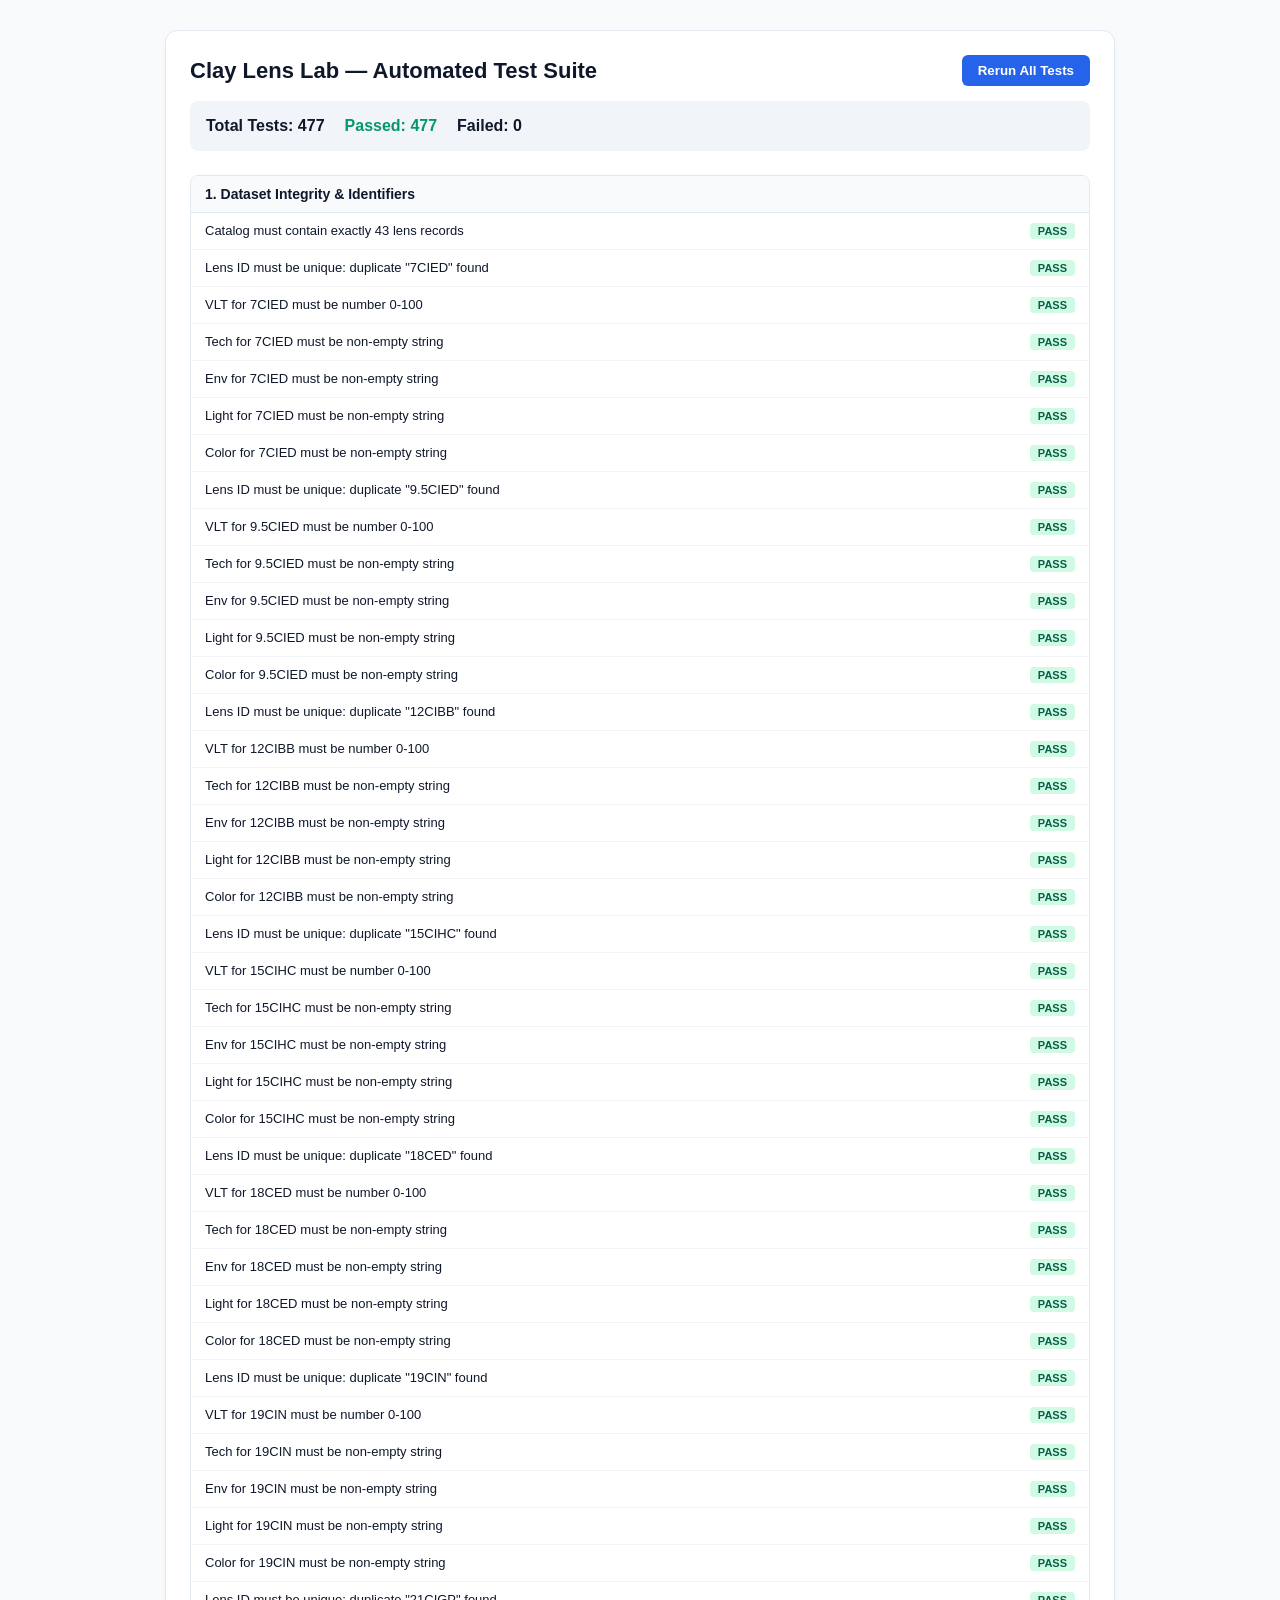
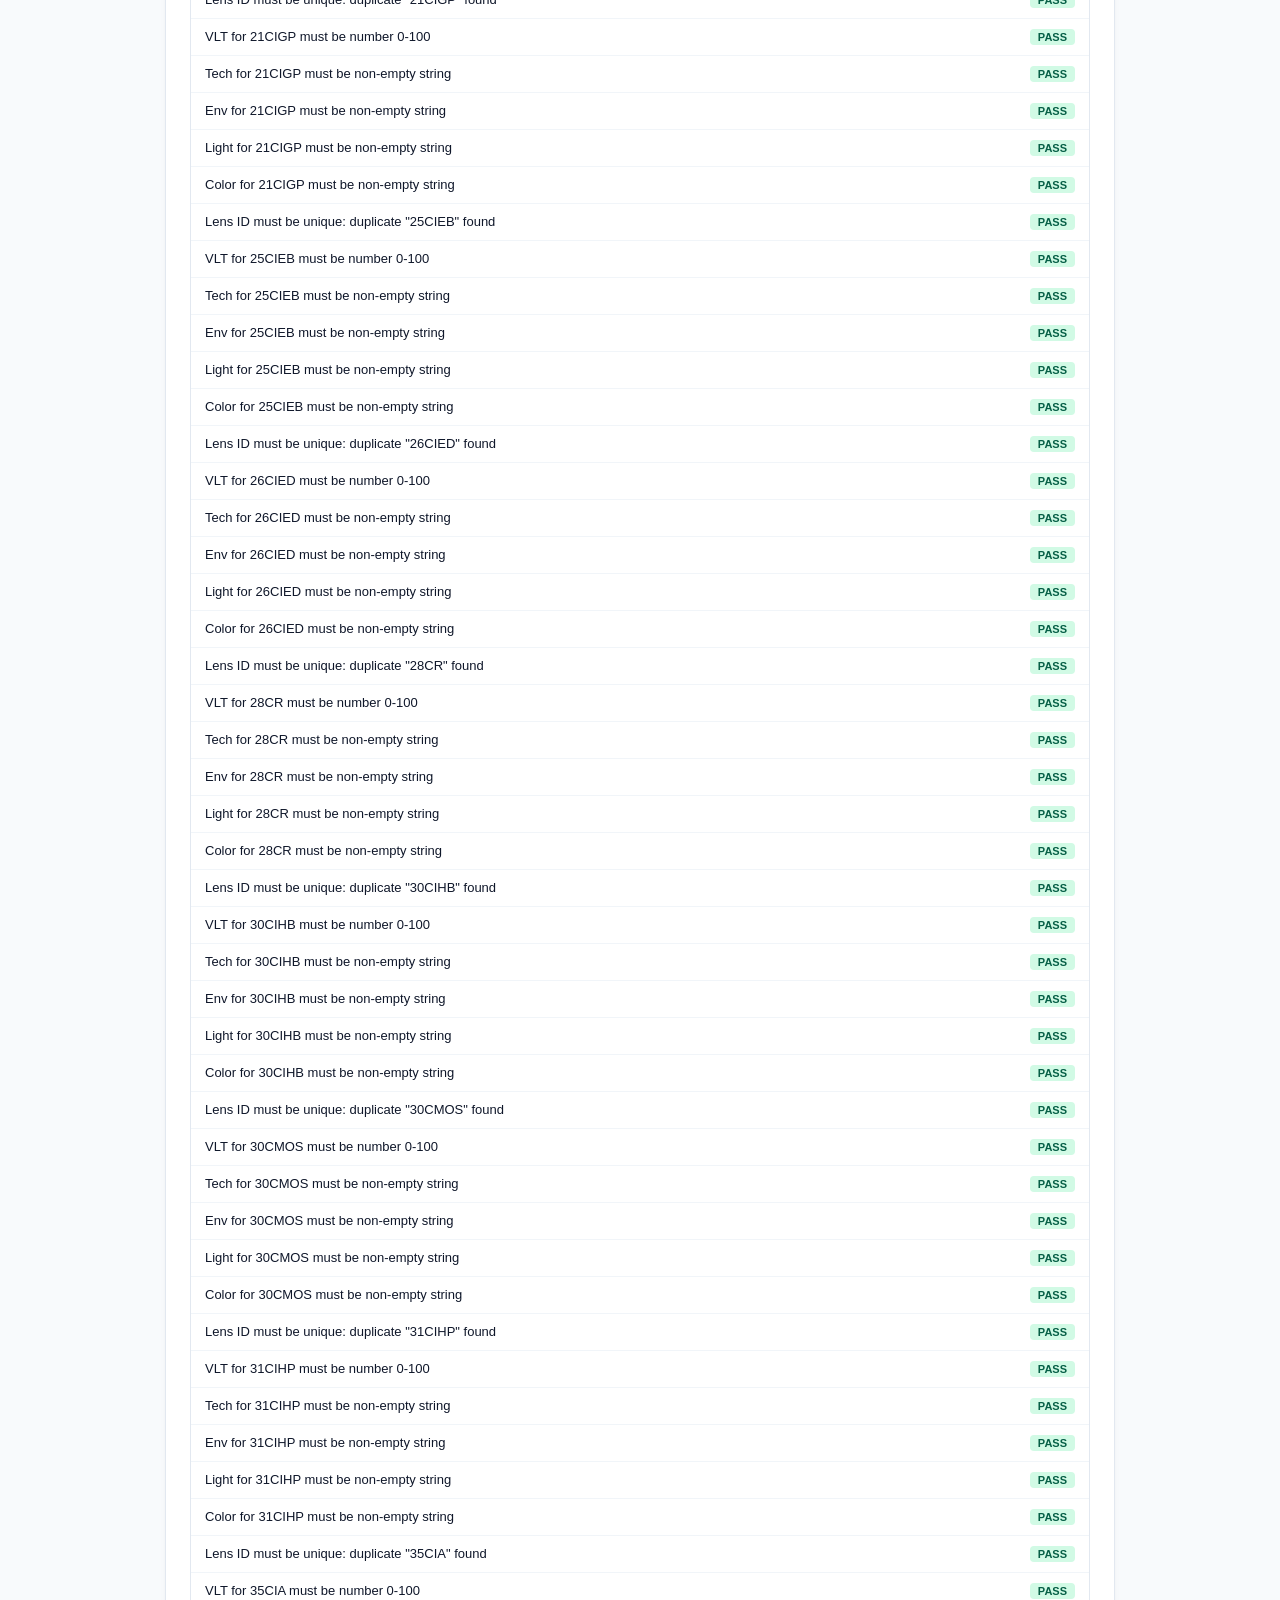
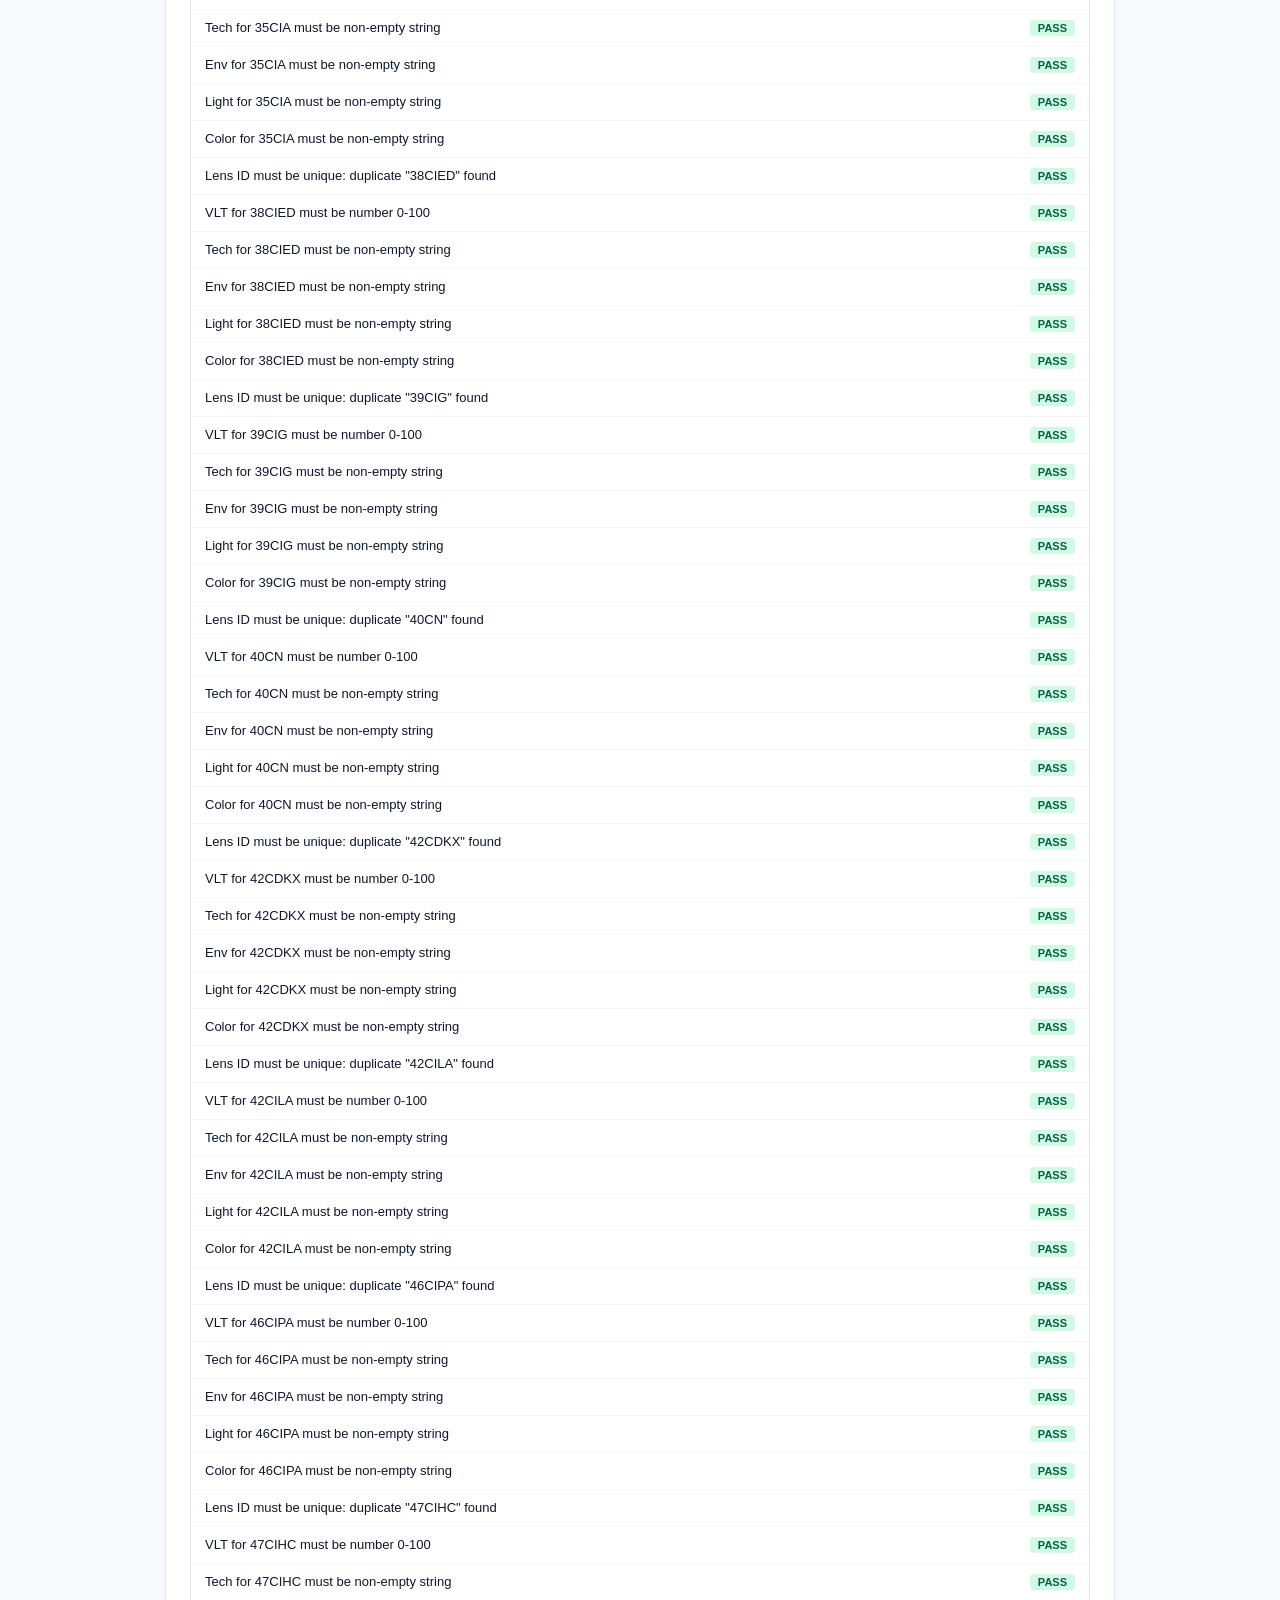
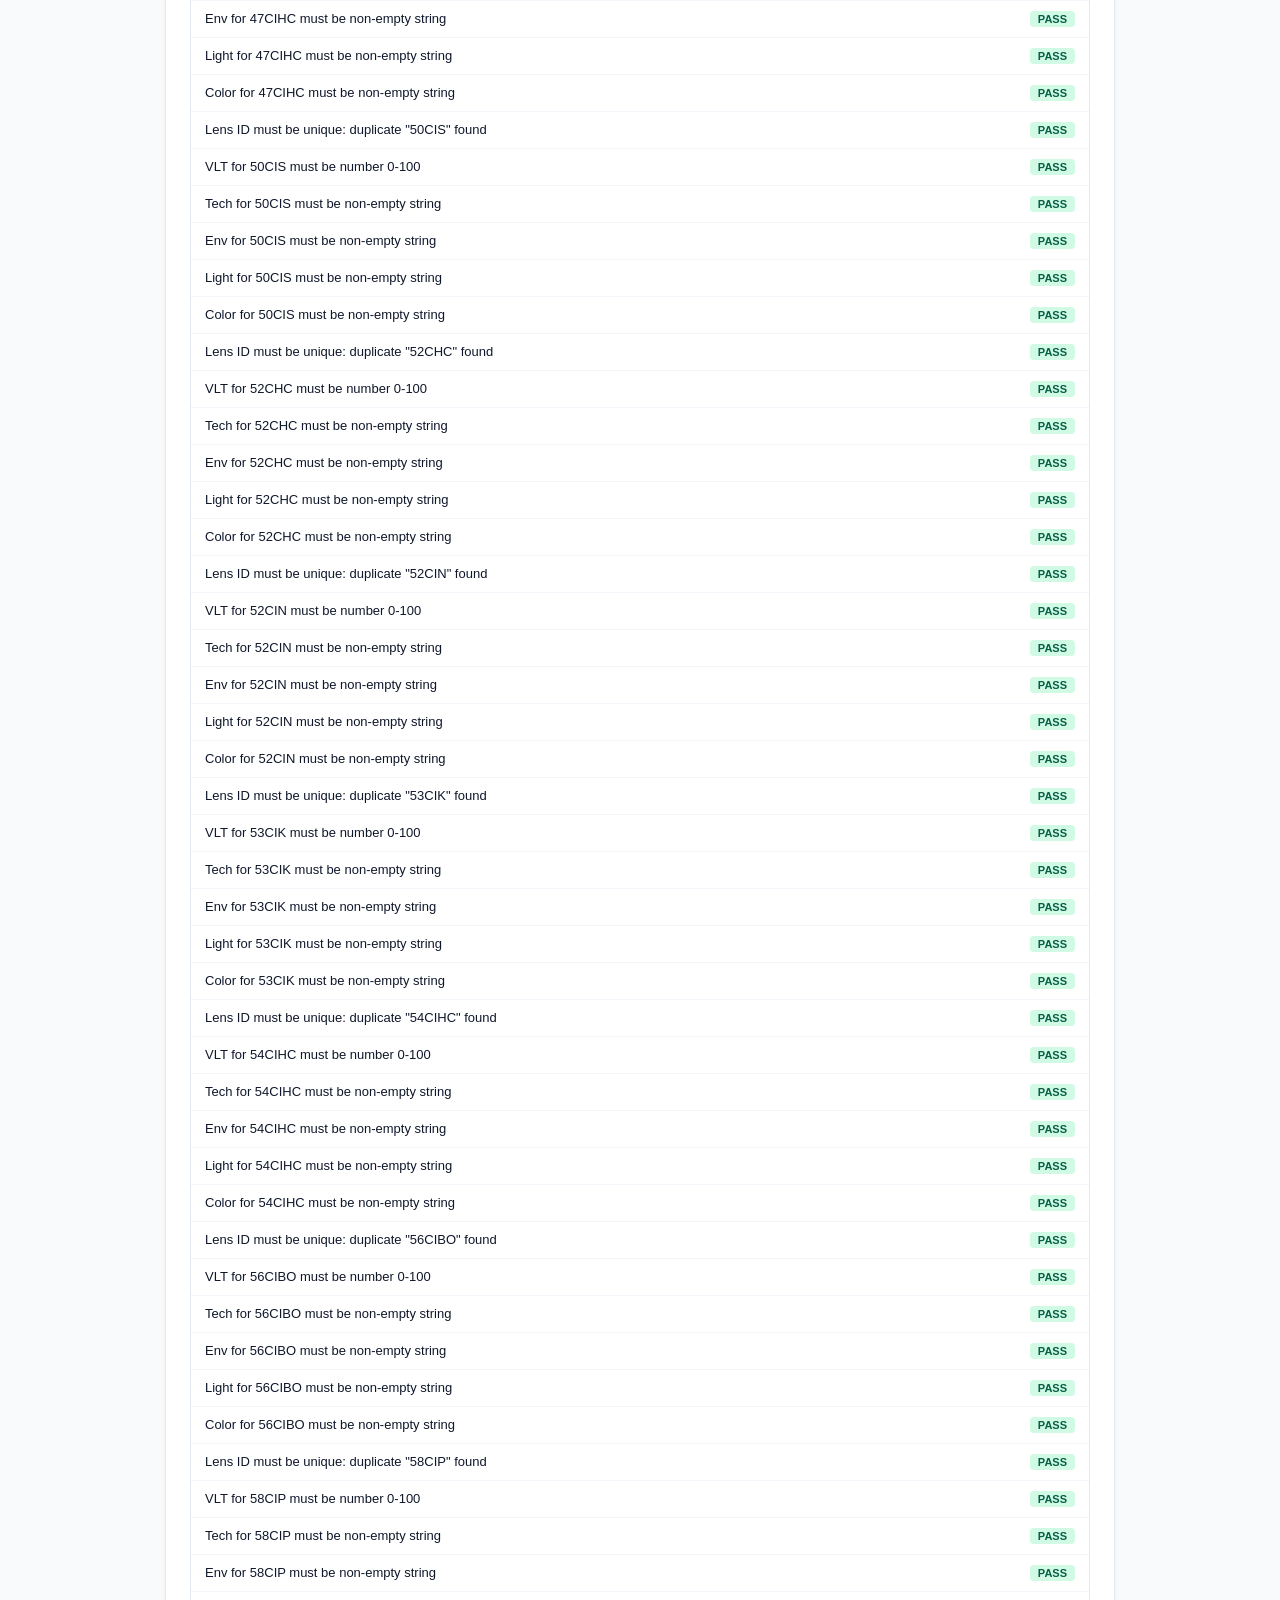
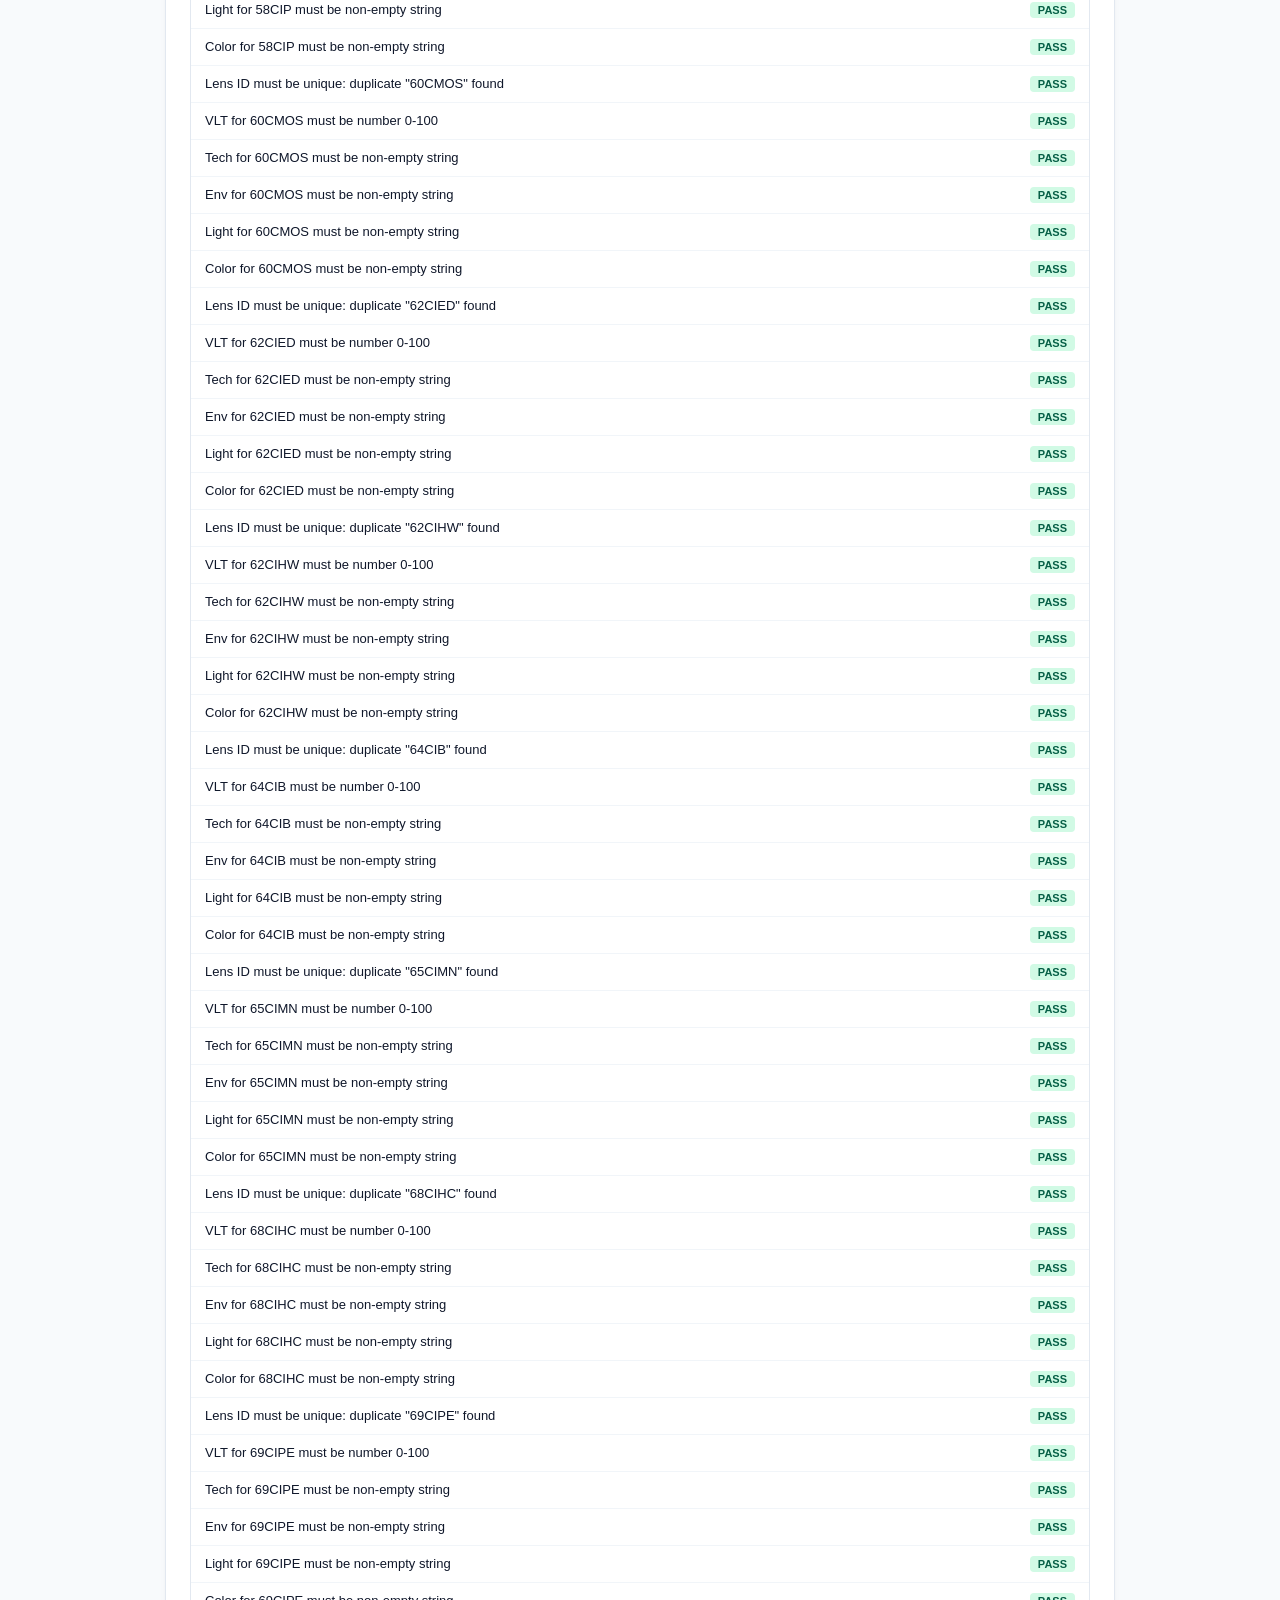
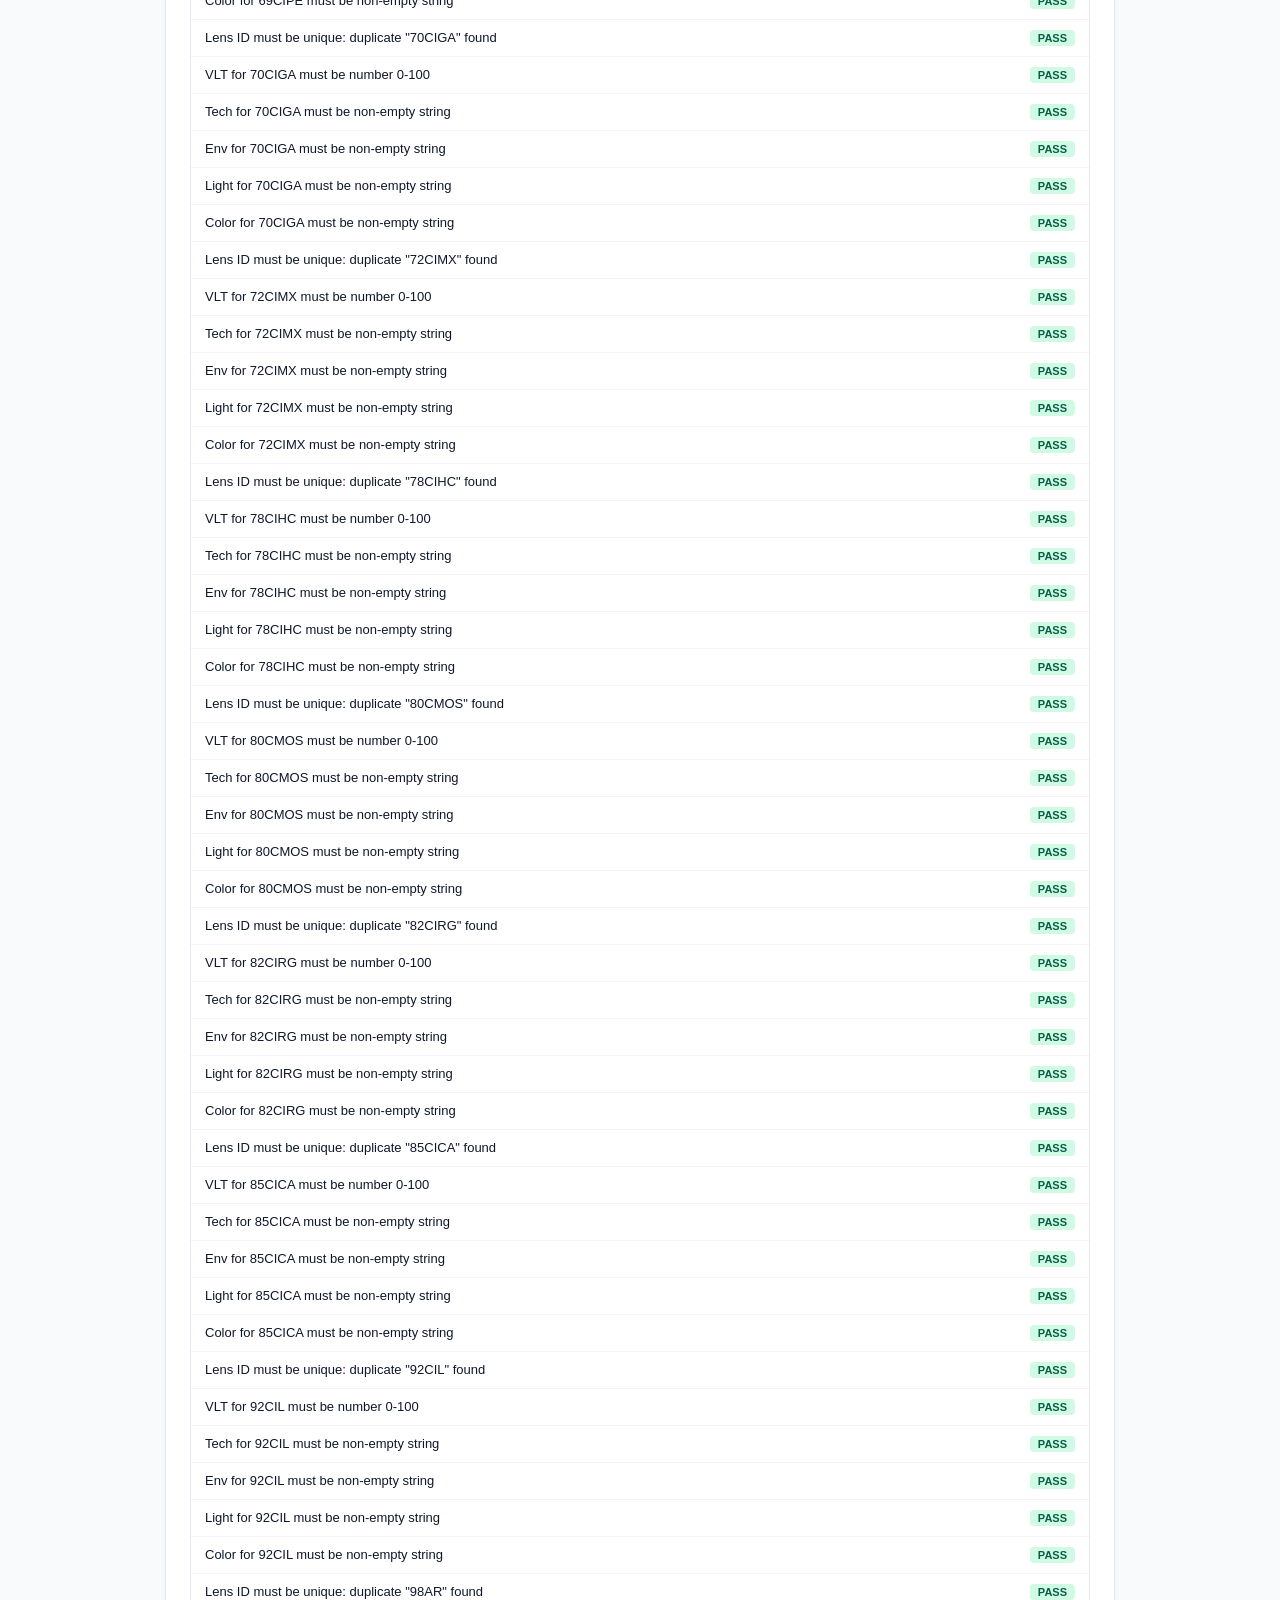
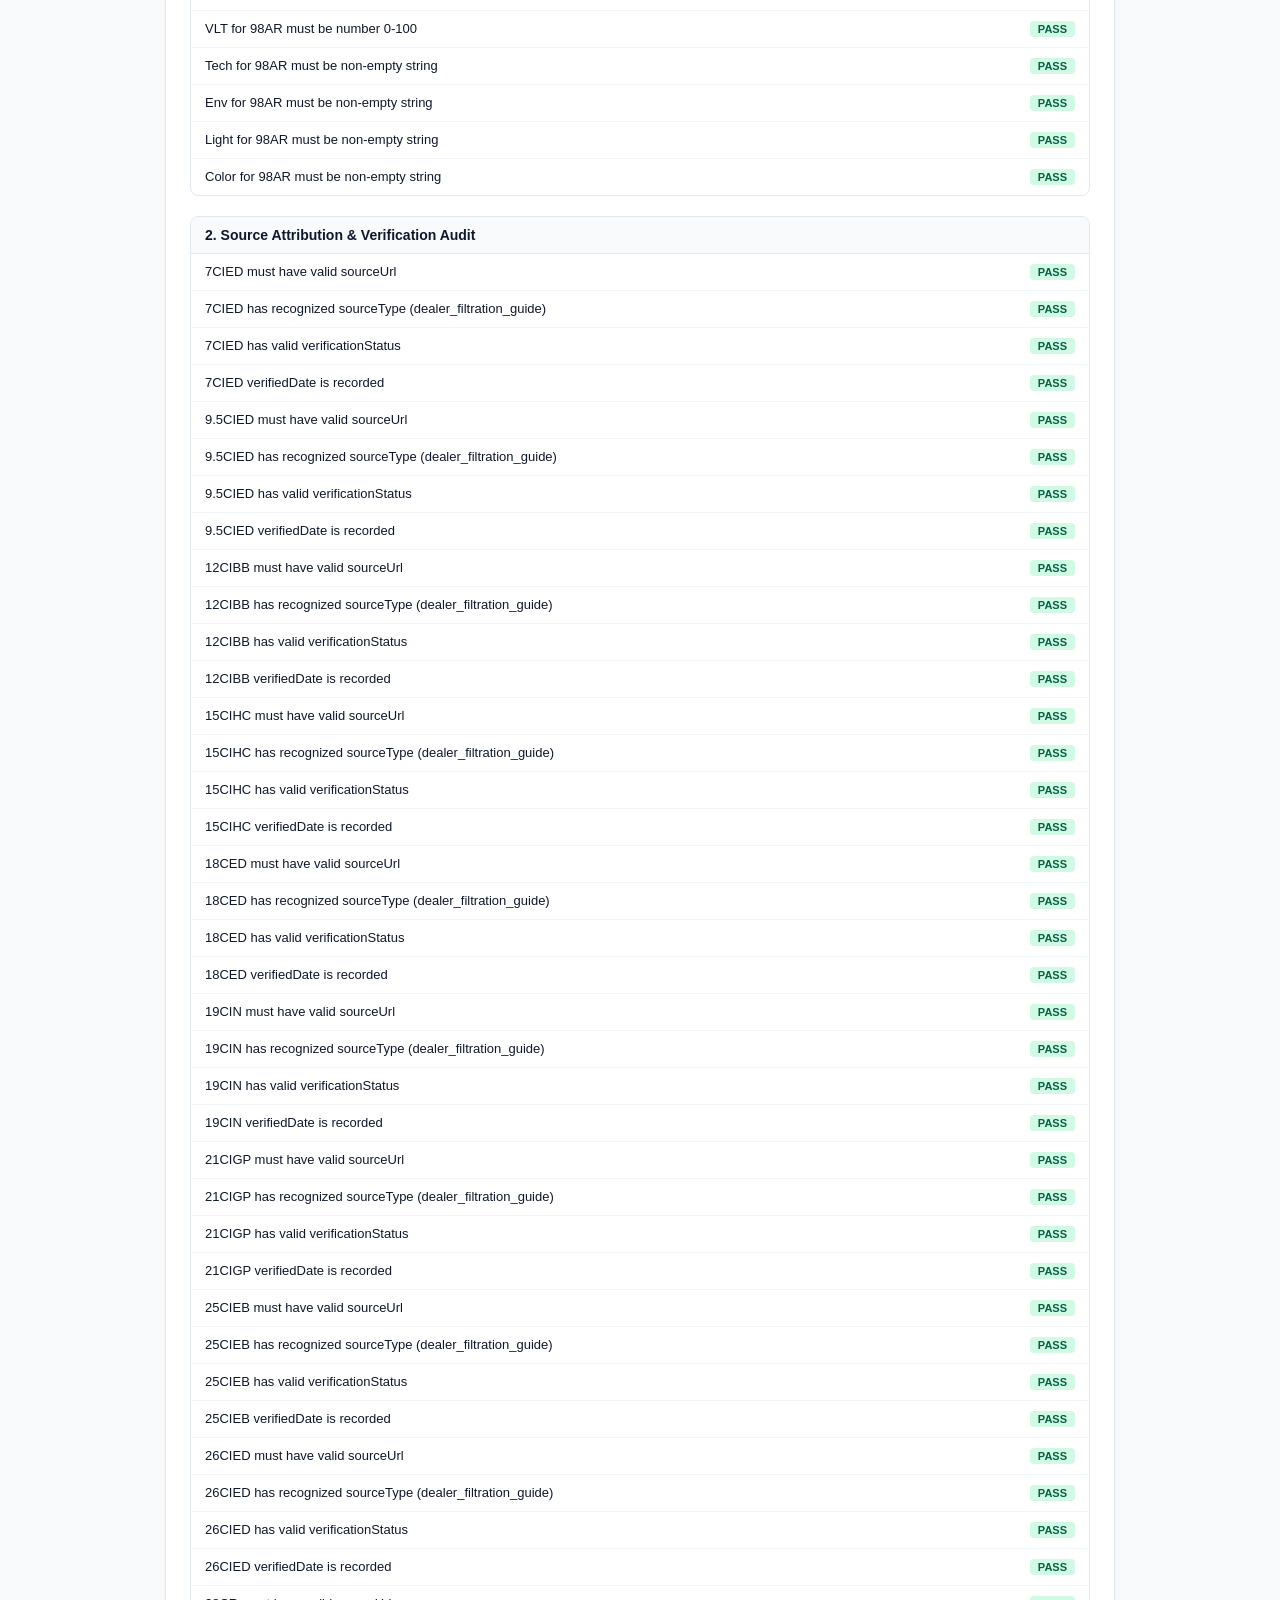
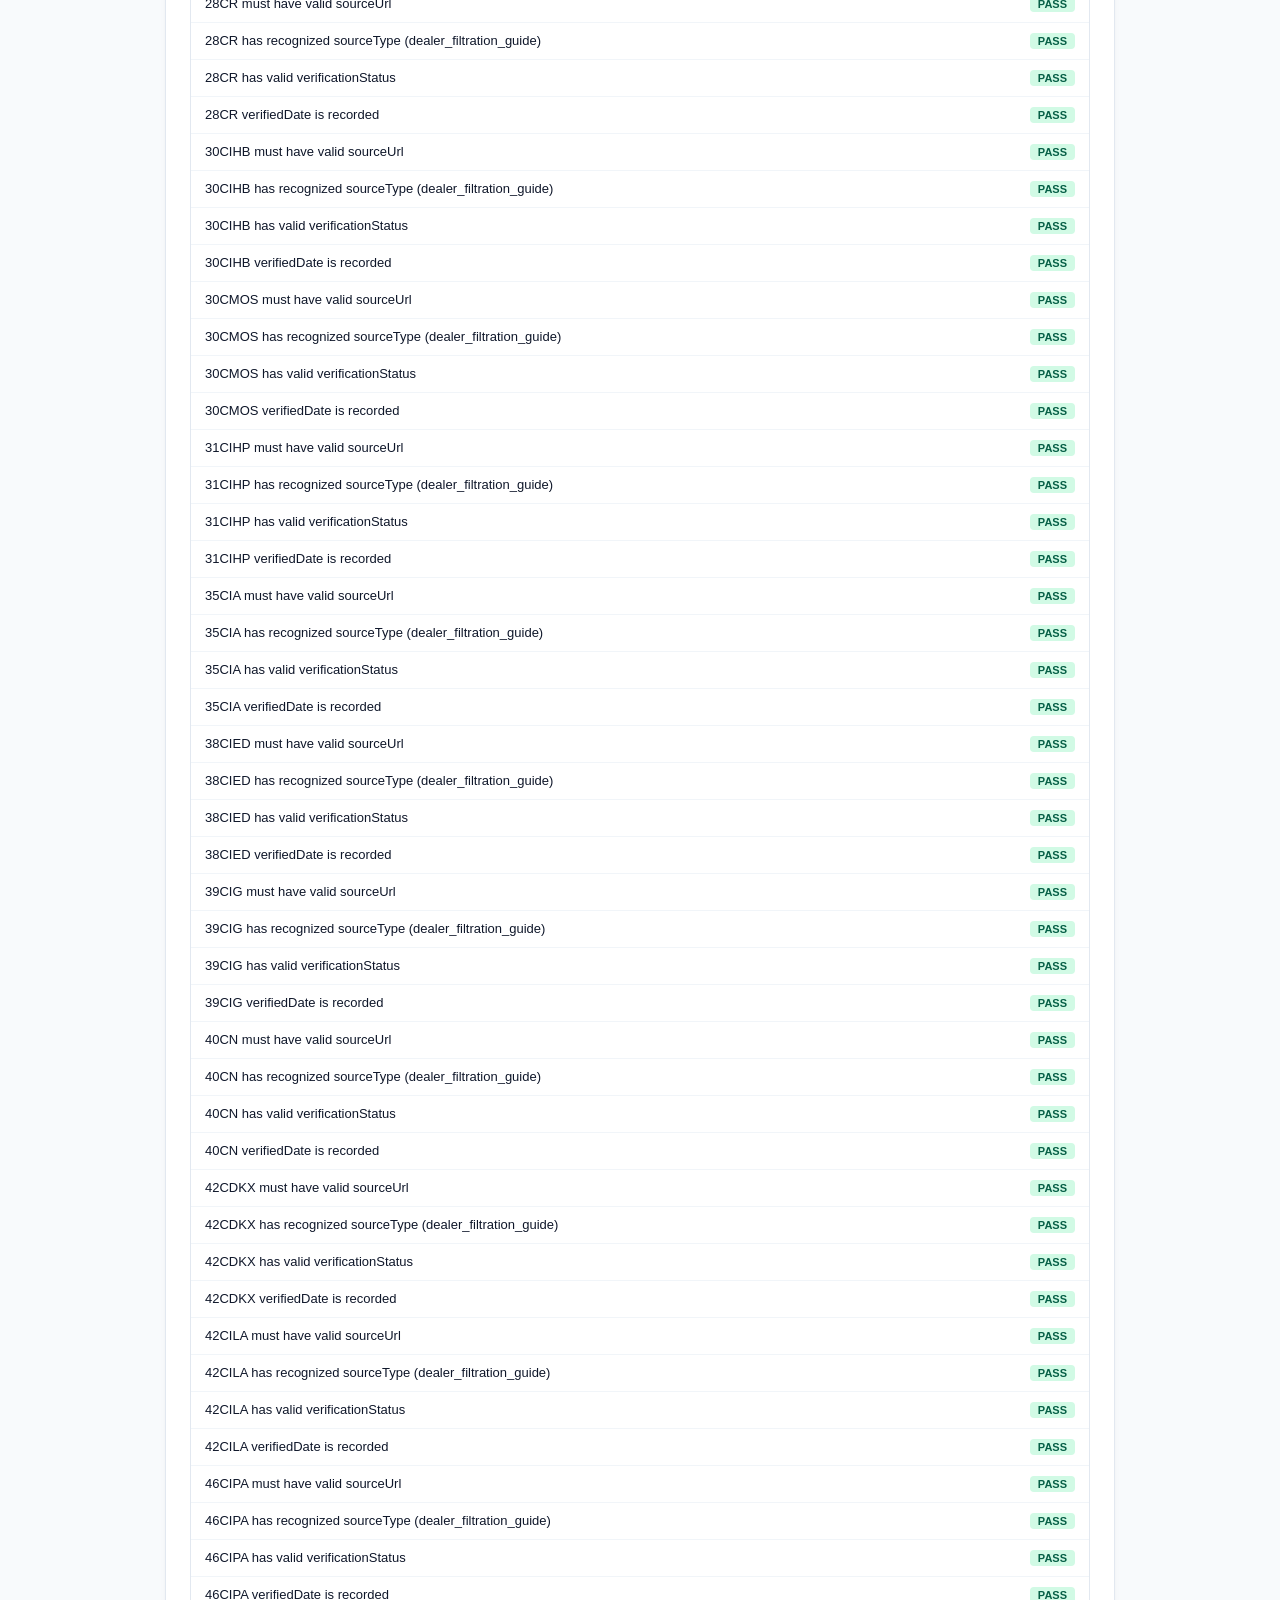
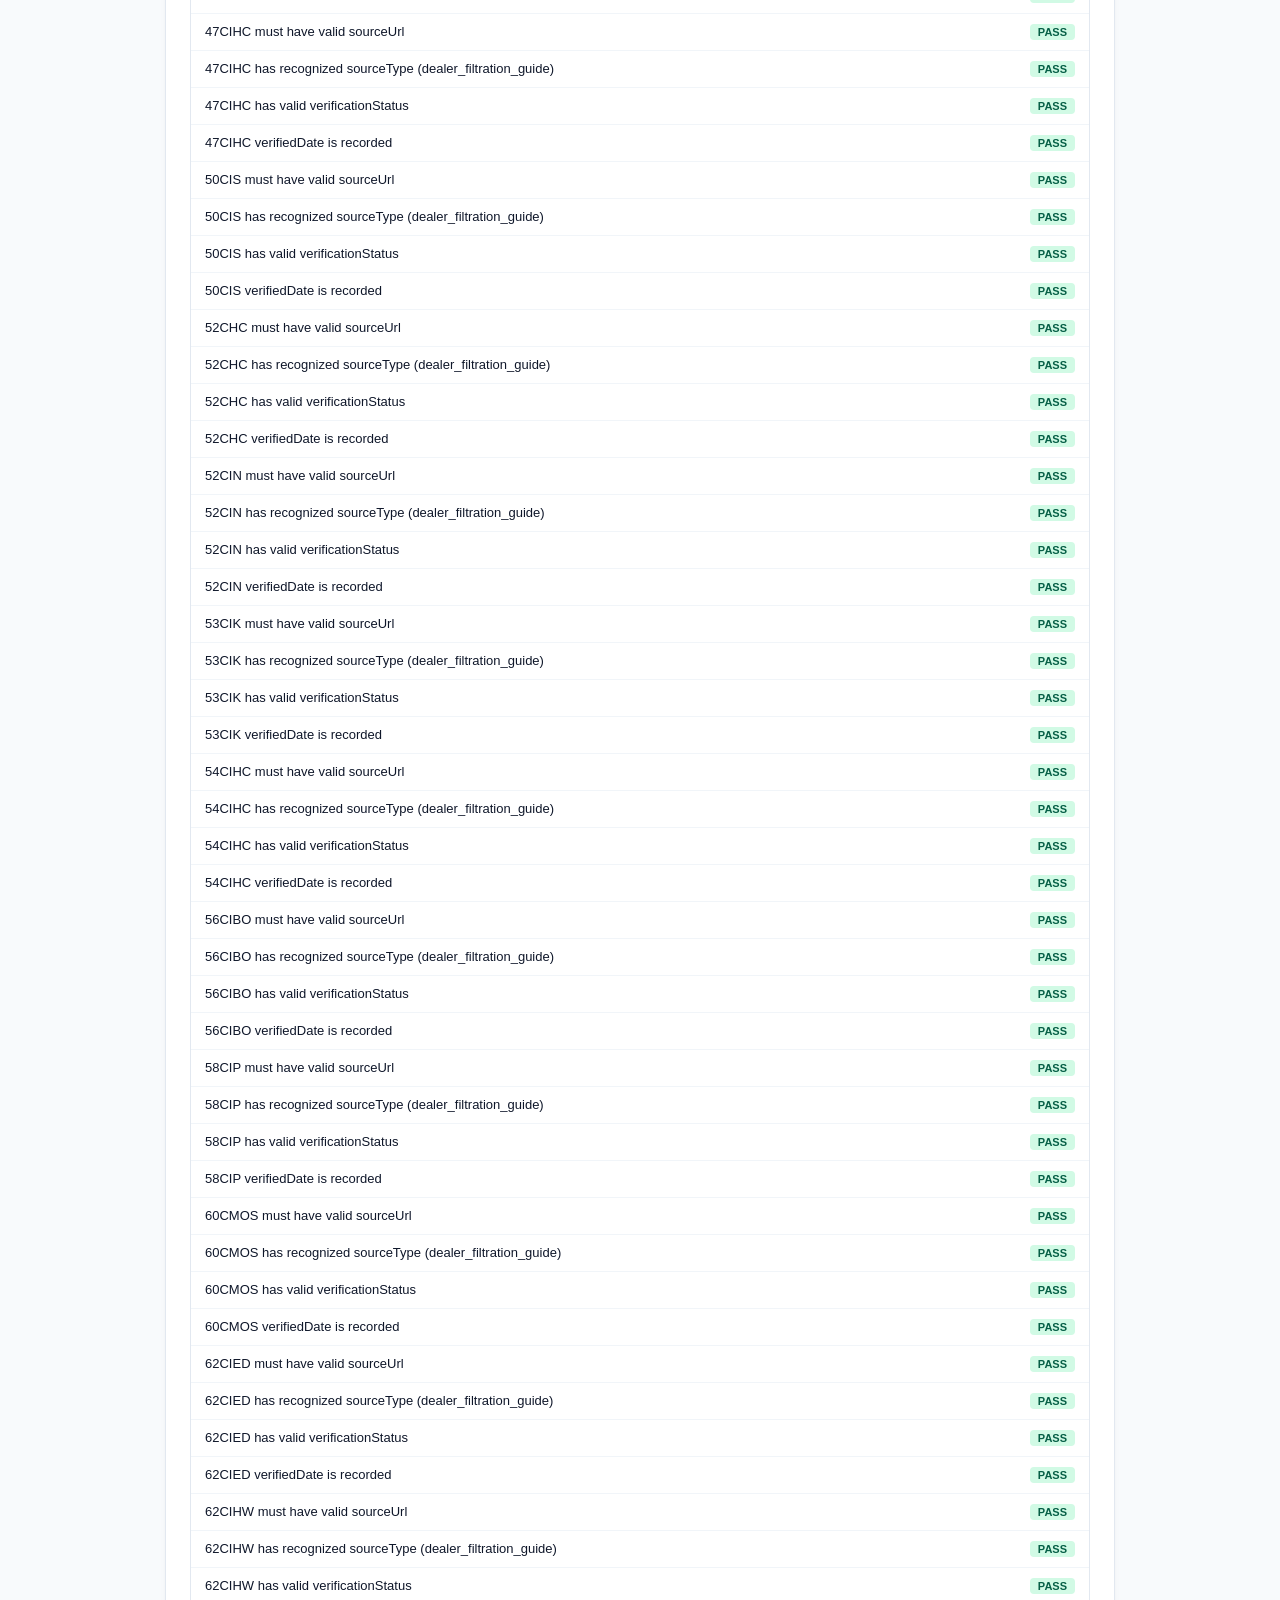
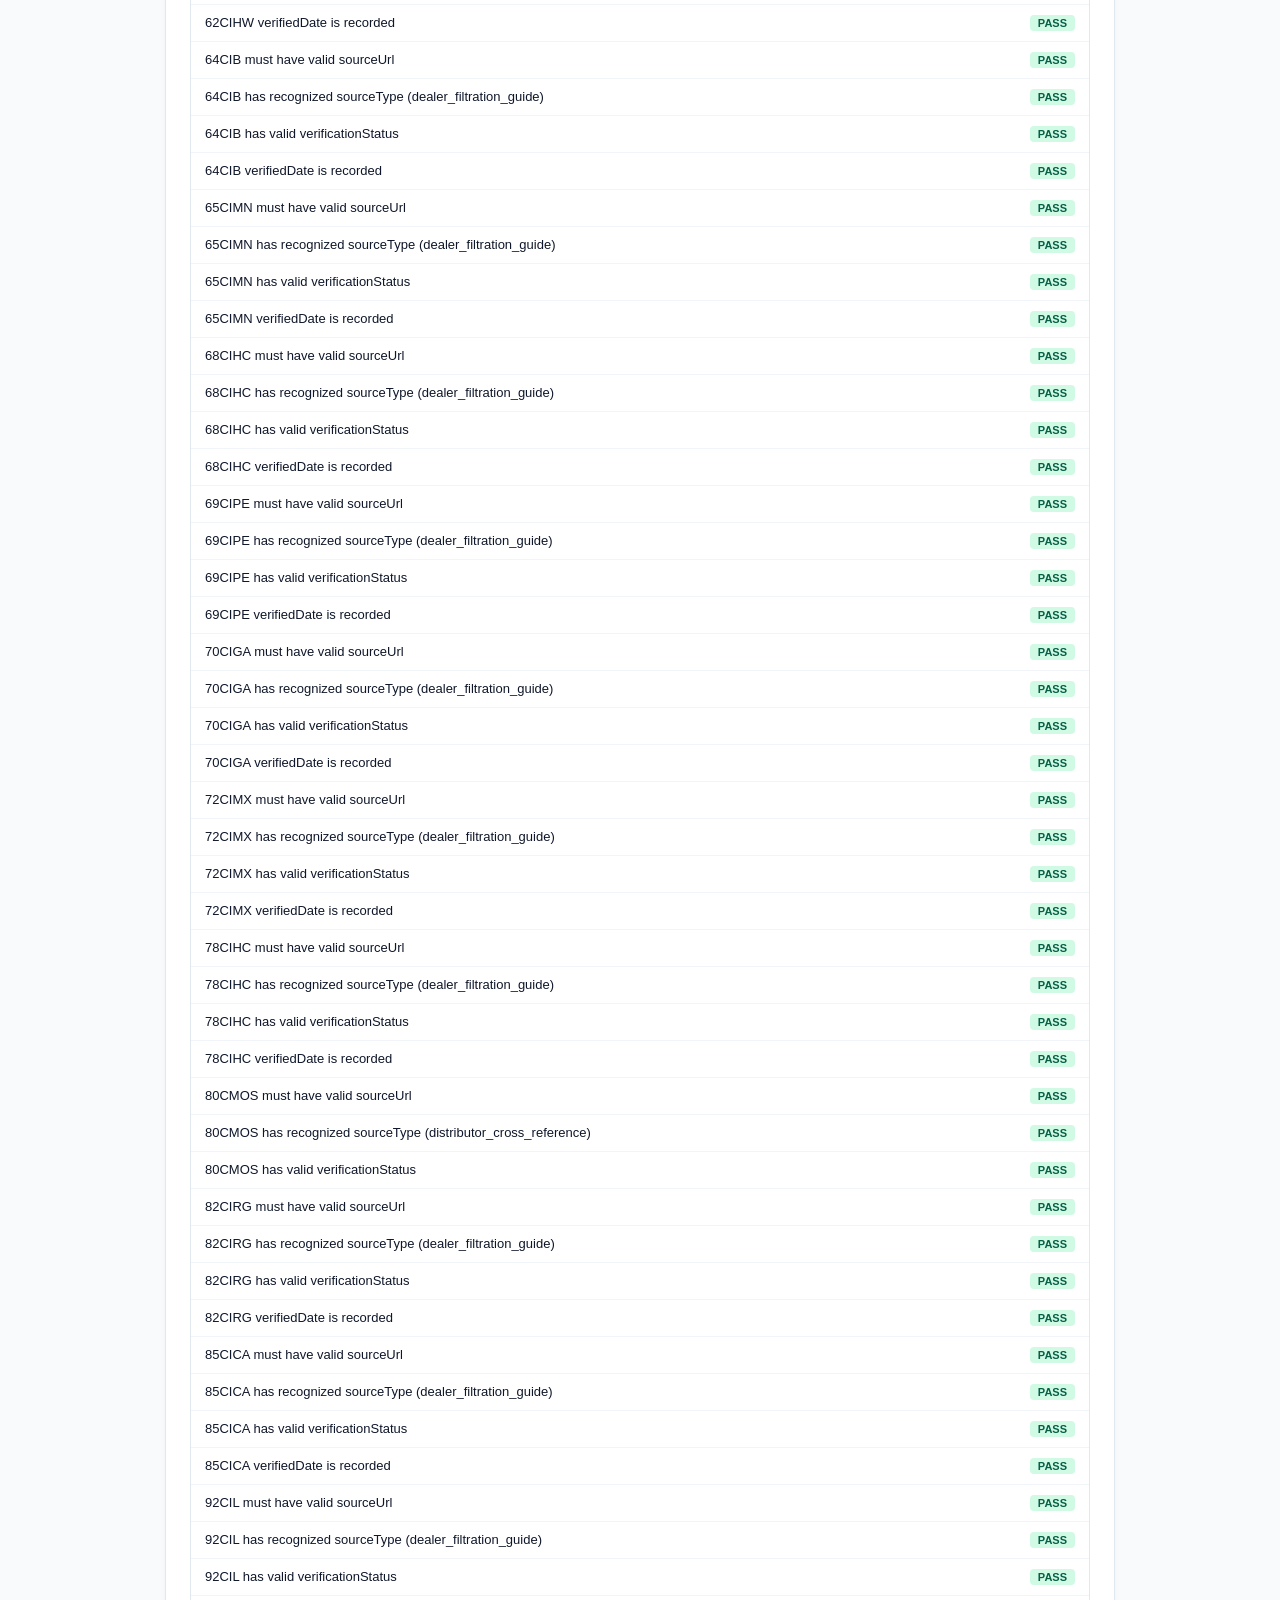
<file: tests/test_suite.html>
<!DOCTYPE html>
<html lang="en">
<head>
  <meta charset="UTF-8">
  <meta name="viewport" content="width=device-width, initial-scale=1.0">
  <title>Clay Lens Lab — Automated Test Suite</title>
  <style>
    body {
      font-family: -apple-system, BlinkMacSystemFont, 'Segoe UI', Roboto, Helvetica, Arial, sans-serif;
      margin: 0;
      padding: 30px 20px;
      background: #f8fafc;
      color: #0f172a;
    }
    .container {
      max-width: 900px;
      margin: 0 auto;
      background: #ffffff;
      border: 1px solid #e2e8f0;
      border-radius: 12px;
      padding: 24px;
      box-shadow: 0 4px 6px -1px rgba(0,0,0,0.05);
    }
    h1 {
      margin-top: 0;
      font-size: 22px;
      display: flex;
      justify-content: space-between;
      align-items: center;
      flex-wrap: wrap;
      gap: 12px;
    }
    .summary-box {
      display: flex;
      gap: 20px;
      padding: 16px;
      background: #f1f5f9;
      border-radius: 8px;
      margin-bottom: 24px;
      font-weight: 600;
      align-items: center;
      flex-wrap: wrap;
    }
    .badge-pass { color: #059669; }
    .badge-fail { color: #dc2626; }
    .test-group {
      margin-bottom: 20px;
      border: 1px solid #e2e8f0;
      border-radius: 8px;
      overflow: hidden;
    }
    .group-header {
      background: #f8fafc;
      padding: 10px 14px;
      font-weight: 700;
      font-size: 14px;
      border-bottom: 1px solid #e2e8f0;
    }
    .test-item {
      padding: 10px 14px;
      border-bottom: 1px solid #f1f5f9;
      display: flex;
      justify-content: space-between;
      align-items: center;
      font-size: 13px;
    }
    .test-item:last-child {
      border-bottom: none;
    }
    .status-tag {
      font-weight: 700;
      font-size: 11px;
      padding: 2px 8px;
      border-radius: 4px;
      text-transform: uppercase;
    }
    .status-pass {
      background: #d1fae5;
      color: #065f46;
    }
    .status-fail {
      background: #fee2e2;
      color: #991b1b;
    }
    .status-info {
      background: #eff6ff;
      color: #1e40af;
    }
    .error-details {
      margin-top: 4px;
      font-family: monospace;
      font-size: 11px;
      color: #b91c1c;
    }
    .btn-run {
      background: #2563eb;
      color: white;
      border: none;
      padding: 8px 16px;
      border-radius: 6px;
      cursor: pointer;
      font-weight: 600;
    }
    .btn-run:hover {
      background: #1d4ed8;
    }
    .notice-box {
      background: #eff6ff;
      border: 1px solid #bfdbfe;
      border-radius: 8px;
      padding: 12px 16px;
      margin-bottom: 20px;
      font-size: 13px;
      line-height: 1.5;
    }
  </style>
  <script src="../js/heuristics.js"></script>
  <script src="../js/ui.js"></script>
  <script src="../js/export.js"></script>
  <script src="../js/comparison.js"></script>
</head>
<body>
  <div class="container">
    <h1>
      <span>Clay Lens Lab — Automated Test Suite</span>
      <button class="btn-run" id="btnRerun">Rerun All Tests</button>
    </h1>

    <div id="noticeContainer"></div>

    <div class="summary-box" id="summaryBox">
      <span>Executing test suite...</span>
    </div>

    <div id="testOutput"></div>
  </div>

  <script>
    const H = window.ClayLensHeuristics;
    const Export = window.ClayLensExport;
    const Comp = window.ClayLensComparison;

    let totalTests = 0;
    let passedTests = 0;
    let failedTests = 0;
    const testGroups = [];

    function group(name, fn) {
      const tests = [];
      const currentGroup = { name, tests };
      testGroups.push(currentGroup);

      const assert = (condition, description) => {
        totalTests++;
        if (condition) {
          passedTests++;
          tests.push({ desc: description, passed: true });
        } else {
          failedTests++;
          tests.push({ desc: description, passed: false, error: 'Assertion failed' });
        }
      };

      const assertEqual = (actual, expected, description) => {
        totalTests++;
        const match = JSON.stringify(actual) === JSON.stringify(expected);
        if (match) {
          passedTests++;
          tests.push({ desc: description, passed: true });
        } else {
          failedTests++;
          tests.push({
            desc: description,
            passed: false,
            error: `Expected ${JSON.stringify(expected)}, received ${JSON.stringify(actual)}`
          });
        }
      };

      try {
        fn({ assert, assertEqual });
      } catch (err) {
        failedTests++;
        tests.push({ desc: 'Exception inside test block', passed: false, error: err.stack || err.message });
      }
    }

    async function runSuite() {
      totalTests = 0;
      passedTests = 0;
      failedTests = 0;
      testGroups.length = 0;

      // 1. Fetch JSON Dataset
      let catalog = window.__testCatalog || [];
      if (!catalog.length) {
        try {
          const res = await fetch('../data/pilla_lenses.json');
          if (res.ok) {
            catalog = await res.json();
            window.__testCatalog = catalog;
          }
        } catch (err) {
          console.warn('Fetch on file:// blocked, fallback active:', err);
        }
      }

      const noticeContainer = document.getElementById('noticeContainer');
      if (!catalog.length) {
        noticeContainer.innerHTML = `
          <div class="notice-box">
            <strong>Local File Environment (file://):</strong> Automated background <code>fetch()</code> is restricted by browser security policies when running without a web server.
            <div style="margin-top: 6px; display: flex; align-items: center; gap: 10px; flex-wrap: wrap;">
              <span>To test Dataset Integrity & Audit groups (1 & 2), select <code>data/pilla_lenses.json</code>:</span>
              <input type="file" id="testJsonPicker" accept=".json" style="font-size: 12px;">
            </div>
            <div style="margin-top: 4px; font-size: 11px; color: #4b5563;">
              On <strong>GitHub Pages</strong> or <code>python -m http.server</code>, the dataset loads automatically. Groups 3 through 7 are executing below.
            </div>
          </div>
        `;
        document.getElementById('testJsonPicker')?.addEventListener('change', (e) => {
          const file = e.target.files?.[0];
          if (file) {
            const reader = new FileReader();
            reader.onload = (evt) => {
              window.__testCatalog = JSON.parse(evt.target.result);
              noticeContainer.innerHTML = '';
              runSuite();
            };
            reader.readAsText(file);
          }
        });
      } else {
        noticeContainer.innerHTML = '';
      }

      // Group 1 & 2: Dataset Integrity & Source Attribution (when catalog is loaded)
      if (catalog.length) {
        group('1. Dataset Integrity & Identifiers', ({ assert, assertEqual }) => {
          assertEqual(catalog.length, 43, 'Catalog must contain exactly 43 lens records');
          
          const ids = new Set();
          for (const lens of catalog) {
            assert(!ids.has(lens.id), `Lens ID must be unique: duplicate "${lens.id}" found`);
            ids.add(lens.id);
            assert(typeof lens.vlt === 'number' && lens.vlt >= 0 && lens.vlt <= 100, `VLT for ${lens.id} must be number 0-100`);
            assert(lens.tech && typeof lens.tech === 'string', `Tech for ${lens.id} must be non-empty string`);
            assert(lens.env && typeof lens.env === 'string', `Env for ${lens.id} must be non-empty string`);
            assert(lens.light && typeof lens.light === 'string', `Light for ${lens.id} must be non-empty string`);
            assert(lens.color && typeof lens.color === 'string', `Color for ${lens.id} must be non-empty string`);
          }
        });

        group('2. Source Attribution & Verification Audit', ({ assert, assertEqual }) => {
          for (const lens of catalog) {
            assert(typeof lens.sourceUrl === 'string' && lens.sourceUrl.startsWith('http'), `${lens.id} must have valid sourceUrl`);
            assert(
              ['dealer_filtration_guide', 'official_catalog', 'distributor_cross_reference'].includes(lens.sourceType),
              `${lens.id} has recognized sourceType (${lens.sourceType})`
            );
            assert(
              ['verified_dealer', 'verified_official', 'disputed_classification'].includes(lens.verificationStatus),
              `${lens.id} has valid verificationStatus`
            );
            if (lens.verificationStatus !== 'disputed_classification') {
              assert(lens.verifiedDate === '2026-10-13', `${lens.id} verifiedDate is recorded`);
            }
          }

          const lens80 = catalog.find(l => l.id === '80CMOS');
          assert(lens80 !== undefined, '80CMOS exists in dataset');
          assertEqual(lens80.tech, 'HC*', '80CMOS technology remains "HC*" preserving original annotation');
          assertEqual(lens80.verificationStatus, 'disputed_classification', '80CMOS explicitly flagged as disputed_classification');
        });
      }

      // Group 3: Historical Heuristic Calculation Outputs
      group('3. Base Heuristic Rating Formulas', ({ assertEqual }) => {
        // Direct Sunshine
        assertEqual(H.calculateSunRating(7.0), 5, 'Sun score for 7CIED (7% VLT) must be 5');
        assertEqual(H.calculateSunRating(25.0), 5, 'Sun score for 25% VLT must be 5');
        assertEqual(H.calculateSunRating(26.0), 4, 'Sun score for 26% VLT must be 4');
        assertEqual(H.calculateSunRating(40.0), 4, 'Sun score for 40% VLT must be 4');
        assertEqual(H.calculateSunRating(50.0), 3, 'Sun score for 50% VLT must be 3');
        assertEqual(H.calculateSunRating(65.0), 2, 'Sun score for 65% VLT must be 2');
        assertEqual(H.calculateSunRating(98.0), 1, 'Sun score for 98% VLT must be 1');

        // Overcast Skies
        assertEqual(H.calculateCloudRating(53.0, 'Flat gray'), 5, 'Cloud score for 53CIK (Flat gray, 53% VLT) must be 5');
        assertEqual(H.calculateCloudRating(12.0, 'Direct sun'), 1, 'Cloud score for 12CIBB (Direct sun, 12% VLT) must be 1');
        assertEqual(H.calculateCloudRating(30.0, 'Medium'), 2, 'Cloud score for 30CMOS (Medium, 30% VLT) must be 2');
        assertEqual(H.calculateCloudRating(46.0, 'Medium'), 3, 'Cloud score for 46CIPA (Medium, 46% VLT) must be 3');
        assertEqual(H.calculateCloudRating(62.0, 'Medium, diminishing'), 4, 'Cloud score for 62CIHW (62% VLT) must be 4');
        assertEqual(H.calculateCloudRating(98.0, 'Indoor, night'), 5, 'Cloud score for 98AR (98% VLT) must be 5');

        // Dormant Brown Backgrounds
        assertEqual(H.calculateBrownRating('Desert, open field', 'Amber/brown'), 5, 'Brown score for Open field/desert + Amber/brown must be 5');
        assertEqual(H.calculateBrownRating('Open field', 'Orange'), 5, 'Brown score for Open field + Orange must be 5');
        assertEqual(H.calculateBrownRating('Open field', 'Green'), 4, 'Brown score for Open field + Green must be 4');
        assertEqual(H.calculateBrownRating('Green trees', 'Purple'), 2, 'Brown score for Green trees without open field must be 2');
      });

      // Group 4: Weighted Composite Score & Normalization
      group('4. Weighted Composite Scoring Engine', ({ assert, assertEqual }) => {
        // Equal weighting: 33.33, 33.33, 33.34
        const scoreEqual = H.calculateCompositeScore(5, 1, 5, { sun: 33.33, cloud: 33.33, brown: 33.34 });
        assertEqual(scoreEqual, 3.67, 'Equal weight composite of (5, 1, 5) is 3.67');

        // Single condition priority 100% sun
        const scoreSunOnly = H.calculateCompositeScore(5, 1, 2, { sun: 100, cloud: 0, brown: 0 });
        assertEqual(scoreSunOnly, 5.0, '100% Sun weight returns pure sun rating (5.0)');

        // Preset verification
        const sunPreset = H.WEIGHT_PRESETS.sun.weights;
        const scorePreset = H.calculateCompositeScore(5, 1, 5, sunPreset);
        assertEqual(scorePreset, 4.4, 'Bright Sun preset composite calculation');

        // Zero-Weight Safety Handling
        const zeroScore = H.calculateCompositeScore(5, 5, 5, { sun: 0, cloud: 0, brown: 0 });
        assertEqual(zeroScore, 0.0, 'Zero total weight evaluates safely to 0.0 without NaN or errors');

        const normZero = H.normalizeWeights({ sun: 0, cloud: 0, brown: 0 });
        assertEqual(normZero.total, 0, 'Zero weights normalized total is 0');
        assertEqual(normZero.sun, 0, 'Zero weights normalized sun is 0');

        // Normalization calculation
        const norm = H.normalizeWeights({ sun: 50, cloud: 25, brown: 25 });
        assertEqual(norm.sun, 50, 'Sun percentage normalized to 50%');
        assertEqual(norm.cloud, 25, 'Cloud percentage normalized to 25%');
        assertEqual(norm.brown, 25, 'Brown percentage normalized to 25%');
        assertEqual(norm.total, 100, 'Sum equals 100');
      });

      // Group 5: Immutability of Original Lens Data
      group('5. Data Immutability During Personalization', ({ assert, assertEqual }) => {
        const original = { id: 'TEST', vlt: 50, env: 'Open field', light: 'Medium', color: 'Orange' };
        const enriched1 = H.enrichLens(original, { sun: 100, cloud: 0, brown: 0 });
        const enriched2 = H.enrichLens(original, { sun: 0, cloud: 100, brown: 0 });

        assert(original.composite === undefined, 'Original object must not have composite field added');
        assertEqual(enriched1.composite, 3.0, 'Enriched 1 has composite 3.0');
        assertEqual(enriched2.composite, 3.0, 'Enriched 2 has composite 3.0');
        assert(enriched1 !== original, 'enrichLens returns new object instance');
      });

      // Group 6: Comparison Manager Constraints
      group('6. Comparison Constraints (Max 4 Lenses)', ({ assert, assertEqual }) => {
        const dummyCatalog = [
          { id: 'L1', vlt: 10 }, { id: 'L2', vlt: 20 }, { id: 'L3', vlt: 30 },
          { id: 'L4', vlt: 40 }, { id: 'L5', vlt: 50 }
        ];
        const mgr = new Comp.ComparisonManager({
          getLensById: (id) => dummyCatalog.find(l => l.id === id)
        });

        assertEqual(mgr.selectedIds.size, 0, 'Initial selection is empty');

        mgr.toggleLens('L1');
        mgr.toggleLens('L2');
        mgr.toggleLens('L3');
        mgr.toggleLens('L4');
        assertEqual(mgr.selectedIds.size, 4, '4 lenses successfully selected');

        // 5th lens attempt should fail
        const allowed = mgr.toggleLens('L5');
        assertEqual(allowed, false, '5th lens selection blocked');
        assertEqual(mgr.selectedIds.size, 4, 'Selection remains capped at 4');

        // Remove 1 lens
        mgr.removeLens('L1');
        assertEqual(mgr.selectedIds.size, 3, 'Removing lens decreases count to 3');
        assert(!mgr.isSelected('L1'), 'L1 is no longer selected');

        // Clear all
        mgr.clearAll();
        assertEqual(mgr.selectedIds.size, 0, 'clearAll empties selection');
      });

      // Group 7: CSV Exporter RFC-4180 Compliance
      group('7. CSV Export & Quotation Escaping', ({ assert, assertEqual }) => {
        assertEqual(Export.escapeCsvCell('Simple'), '"Simple"', 'Simple cell quoted');
        assertEqual(Export.escapeCsvCell('Contains, comma'), '"Contains, comma"', 'Comma escaped');
        assertEqual(Export.escapeCsvCell('Quote "test"'), '"Quote ""test"""', 'Quotes escaped by doubling');
        assertEqual(Export.escapeCsvCell('Line1\nLine2'), '"Line1\nLine2"', 'Newline wrapped in quotes');

        const csv = Export.buildCsvContent([['Col1', 'Col2'], ['Val,1', 'Val"2']]);
        assert(csv.startsWith('\uFEFF'), 'CSV starts with UTF-8 BOM for Excel compatibility');
        assert(csv.includes('\r\n'), 'CSV uses standard CRLF row delimiters');
      });

      renderResults();
    }

    function renderResults() {
      const summaryEl = document.getElementById('summaryBox');
      const outputEl = document.getElementById('testOutput');

      summaryEl.innerHTML = `
        <div>Total Tests: <strong>${totalTests}</strong></div>
        <div class="badge-pass">Passed: <strong>${passedTests}</strong></div>
        <div class="${failedTests > 0 ? 'badge-fail' : ''}">Failed: <strong>${failedTests}</strong></div>
      `;

      outputEl.innerHTML = testGroups.map(g => `
        <div class="test-group">
          <div class="group-header">${g.name}</div>
          ${g.tests.map(t => `
            <div class="test-item">
              <div>
                <span>${t.desc}</span>
                ${t.error ? `<div class="error-details">${t.error}</div>` : ''}
              </div>
              <span class="status-tag ${t.passed ? 'status-pass' : 'status-fail'}">
                ${t.passed ? 'PASS' : 'FAIL'}
              </span>
            </div>
          `).join('')}
        </div>
      `).join('');
    }

    document.getElementById('btnRerun')?.addEventListener('click', runSuite);
    runSuite();
  </script>
</body>
</html>
</file>
<file: css/main.css>
/* ==========================================================================
   Clay Lens Lab — Main Design System & Layout Tokens
   ========================================================================== */

:root {
  /* Color Palette — Precision Optical Lab & Clay Shooting Theme */
  --color-bg-base: #f0f4f8;
  --color-bg-surface: #ffffff;
  --color-bg-surface-elevated: #ffffff;
  --color-bg-alt: #f8fafc;
  --color-bg-subtle: #edf2f7;

  /* Header / Dark Ballistic Accents */
  --color-brand-midnight: #0c1626;
  --color-brand-navy: #15253e;
  --color-brand-steel: #243b5e;
  --color-brand-border: #2d476f;

  /* Clay Blaze Orange (Fluorescent Target Accent) */
  --color-clay-orange: #ea580c;
  --color-clay-orange-hover: #c2410c;
  --color-clay-orange-glow: rgba(234, 88, 12, 0.18);
  --color-clay-amber: #f59e0b;

  /* Typography Colors */
  --color-text-main: #0f172a;
  --color-text-muted: #475569;
  --color-text-subtle: #64748b;
  --color-text-inverse: #f8fafc;
  --color-text-inverse-muted: #cbd5e1;

  /* Borders & Dividers */
  --color-border-light: #e2e8f0;
  --color-border-focus: #3b82f6;

  /* Score Tier Colors */
  --color-tier-high-bg: #ecfdf5;
  --color-tier-high-text: #065f46;
  --color-tier-high-border: #a7f3d0;

  --color-tier-mid-bg: #fffbeb;
  --color-tier-mid-text: #92400e;
  --color-tier-mid-border: #fde68a;

  --color-tier-low-bg: #f1f5f9;
  --color-tier-low-text: #475569;
  --color-tier-low-border: #cbd5e1;

  /* Typography Hierarchy */
  --font-family-base: 'Inter', -apple-system, BlinkMacSystemFont, 'Segoe UI', Roboto, Helvetica, Arial, sans-serif;
  --font-family-mono: 'JetBrains Mono', ui-monospace, SFMono-Regular, Menlo, Monaco, Consolas, monospace;

  /* Elevation Shadows */
  --shadow-sm: 0 1px 2px rgba(15, 23, 42, 0.05);
  --shadow-md: 0 4px 6px -1px rgba(15, 23, 42, 0.08), 0 2px 4px -2px rgba(15, 23, 42, 0.06);
  --shadow-lg: 0 10px 15px -3px rgba(15, 23, 42, 0.08), 0 4px 6px -4px rgba(15, 23, 42, 0.04);
  --shadow-xl: 0 20px 25px -5px rgba(15, 23, 42, 0.1), 0 8px 10px -6px rgba(15, 23, 42, 0.06);
  --shadow-card: 0 2px 8px rgba(15, 23, 42, 0.04), 0 1px 2px rgba(15, 23, 42, 0.03);

  /* Border Radii */
  --radius-sm: 6px;
  --radius-md: 10px;
  --radius-lg: 16px;
  --radius-full: 9999px;

  /* Transitions */
  --transition-fast: 150ms cubic-bezier(0.4, 0, 0.2, 1);
  --transition-normal: 250ms cubic-bezier(0.4, 0, 0.2, 1);
}

/* ==========================================================================
   CSS Resets & Foundation
   ========================================================================== */
*, *::before, *::after {
  box-sizing: border-box;
}

html {
  overflow-x: hidden;
  max-width: 100%;
}

body {
  margin: 0;
  font-family: var(--font-family-base);
  font-size: 14px;
  line-height: 1.5;
  color: var(--color-text-main);
  background-color: var(--color-bg-base);
  -webkit-font-smoothing: antialiased;
  -moz-osx-font-smoothing: grayscale;
  overflow-x: hidden;
  max-width: 100%;
  width: 100%;
}

img, svg {
  display: block;
  max-width: 100%;
}

a {
  color: #2563eb;
  text-decoration: none;
  transition: color var(--transition-fast);
}

a:hover {
  color: #1d4ed8;
  text-decoration: underline;
}

/* ==========================================================================
   Structural Layout Containers
   ========================================================================== */
.container {
  max-width: 1360px;
  margin-left: auto;
  margin-right: auto;
  padding-left: 24px;
  padding-right: 24px;
}

/* ==========================================================================
   Top Header (Enthusiast Precision Optics Banner)
   ========================================================================== */
.app-header {
  background: linear-gradient(135deg, var(--color-brand-midnight) 0%, var(--color-brand-navy) 60%, var(--color-brand-steel) 100%);
  color: var(--color-text-inverse);
  padding: 32px 0 28px;
  border-bottom: 1px solid var(--color-brand-border);
  box-shadow: var(--shadow-md);
  position: relative;
  overflow: hidden;
}

.app-header::after {
  content: '';
  position: absolute;
  top: 0;
  right: 0;
  width: 480px;
  height: 100%;
  background: radial-gradient(circle at 80% 20%, rgba(234, 88, 12, 0.12) 0%, transparent 70%);
  pointer-events: none;
}

.header-inner {
  display: flex;
  justify-content: space-between;
  align-items: flex-start;
  gap: 24px;
  position: relative;
  z-index: 1;
}

.header-branding {
  max-width: 780px;
}

.brand-eyebrow {
  display: inline-flex;
  align-items: center;
  gap: 8px;
  text-transform: uppercase;
  letter-spacing: 1.8px;
  font-size: 11px;
  font-weight: 700;
  color: #93c5fd;
  margin-bottom: 8px;
  flex-wrap: wrap;
}

.brand-sponsor {
  color: #fdba74;
  font-weight: 800;
}

.brand-sep {
  opacity: 0.5;
}

.eyebrow-pill {
  background: rgba(234, 88, 12, 0.25);
  color: #fed7aa;
  border: 1px solid rgba(234, 88, 12, 0.4);
  padding: 2px 8px;
  border-radius: var(--radius-full);
  font-size: 10px;
  letter-spacing: 1px;
}

.app-title {
  margin: 0 0 10px;
  font-size: clamp(26px, 3.5vw, 36px);
  font-weight: 800;
  letter-spacing: -0.75px;
  line-height: 1.15;
}

.app-title .title-accent {
  color: #fdba74;
}

.app-description {
  margin: 0;
  color: var(--color-text-inverse-muted);
  font-size: 14px;
  line-height: 1.6;
}

.header-actions {
  display: flex;
  gap: 12px;
  flex-wrap: wrap;
  align-items: center;
}

.header-disclaimer-badge {
  display: inline-flex;
  align-items: center;
  gap: 6px;
  background: rgba(255, 255, 255, 0.08);
  border: 1px solid rgba(255, 255, 255, 0.14);
  padding: 8px 14px;
  border-radius: var(--radius-md);
  color: #e2e8f0;
  font-size: 12px;
  backdrop-filter: blur(8px);
}

/* ==========================================================================
   Panel Container
   ========================================================================== */
.main-content {
  padding-top: 24px;
  padding-bottom: 60px;
}

.panel {
  background: var(--color-bg-surface);
  border: 1px solid var(--color-border-light);
  border-radius: var(--radius-lg);
  padding: 24px;
  margin-bottom: 24px;
  box-shadow: var(--shadow-card);
}

.panel-header {
  display: flex;
  justify-content: space-between;
  align-items: center;
  gap: 16px;
  margin-bottom: 18px;
  flex-wrap: wrap;
}

.panel-title {
  margin: 0;
  font-size: 18px;
  font-weight: 700;
  letter-spacing: -0.3px;
  color: var(--color-text-main);
  display: flex;
  align-items: center;
  gap: 10px;
}

.panel-title .icon-badge {
  display: inline-flex;
  align-items: center;
  justify-content: center;
  width: 28px;
  height: 28px;
  background: var(--color-bg-subtle);
  border-radius: var(--radius-sm);
  font-size: 14px;
}

.panel-subtitle {
  margin: 4px 0 0;
  font-size: 13px;
  color: var(--color-text-muted);
}

/* ==========================================================================
   Buttons
   ========================================================================== */
.btn {
  display: inline-flex;
  align-items: center;
  justify-content: center;
  gap: 8px;
  font-family: inherit;
  font-size: 13px;
  font-weight: 600;
  line-height: 1;
  padding: 9px 16px;
  border-radius: var(--radius-md);
  border: 1px solid transparent;
  cursor: pointer;
  transition: all var(--transition-fast);
  white-space: nowrap;
}

.btn-primary {
  background: var(--color-clay-orange);
  color: #ffffff;
  box-shadow: 0 1px 2px rgba(234, 88, 12, 0.3);
}

.btn-primary:hover {
  background: var(--color-clay-orange-hover);
  box-shadow: 0 2px 6px rgba(234, 88, 12, 0.4);
}

.btn-secondary {
  background: #ffffff;
  color: var(--color-text-main);
  border-color: var(--color-border-light);
  box-shadow: var(--shadow-sm);
}

.btn-secondary:hover {
  background: var(--color-bg-subtle);
  border-color: #cbd5e1;
}

.btn-ghost {
  background: transparent;
  color: var(--color-text-muted);
}

.btn-ghost:hover {
  background: var(--color-bg-subtle);
  color: var(--color-text-main);
}

.btn-sm {
  padding: 6px 12px;
  font-size: 12px;
  border-radius: var(--radius-sm);
}

.btn.active {
  background: #1e3a8a;
  color: #ffffff;
  border-color: #1e3a8a;
  box-shadow: 0 1px 3px rgba(30, 58, 138, 0.3);
}

/* ==========================================================================
   Footer
   ========================================================================== */
.app-footer {
  border-top: 1px solid var(--color-border-light);
  background: #ffffff;
  padding: 36px 0 48px;
  font-size: 13px;
  color: var(--color-text-muted);
}

.footer-inner {
  display: grid;
  grid-template-columns: 2fr 1fr;
  gap: 32px;
}

.footer-brand-line {
  display: flex;
  align-items: center;
  gap: 10px;
  flex-wrap: wrap;
}

.footer-sponsor-tag {
  font-size: 11px;
  font-weight: 700;
  text-transform: uppercase;
  letter-spacing: 0.8px;
  color: var(--color-clay-orange);
  background: rgba(234, 88, 12, 0.08);
  border: 1px solid rgba(234, 88, 12, 0.2);
  padding: 2px 8px;
  border-radius: var(--radius-sm);
}

.footer-disclaimer-box {
  background: var(--color-bg-subtle);
  border-left: 4px solid var(--color-clay-orange);
  padding: 14px 18px;
  border-radius: 0 var(--radius-md) var(--radius-md) 0;
  margin-top: 14px;
  font-size: 12px;
  line-height: 1.6;
}

/* ==========================================================================
   Full-Screen Fallback Banner (Phase 3)
   ========================================================================== */
.fullscreen-banner {
  background: linear-gradient(90deg, #0c1626 0%, #15253e 50%, #1e3a8a 100%);
  color: #f8fafc;
  padding: 8px 0;
  border-bottom: 2px solid var(--color-clay-orange);
  font-size: 12px;
  position: relative;
  z-index: 10;
}

.fullscreen-banner-inner {
  display: flex;
  justify-content: space-between;
  align-items: center;
  gap: 12px;
  flex-wrap: wrap;
}

.fullscreen-banner-text {
  display: flex;
  align-items: center;
  gap: 8px;
  color: #e2e8f0;
  font-weight: 500;
}

.fs-badge {
  background: var(--color-clay-orange);
  color: #ffffff;
  font-size: 10px;
  font-weight: 800;
  text-transform: uppercase;
  letter-spacing: 0.6px;
  padding: 2px 7px;
  border-radius: var(--radius-sm);
  white-space: nowrap;
}

.btn-open-fullscreen {
  display: inline-flex;
  align-items: center;
  gap: 6px;
  background: rgba(255, 255, 255, 0.12);
  border: 1px solid rgba(255, 255, 255, 0.28);
  color: #ffffff;
  padding: 5px 12px;
  border-radius: var(--radius-sm);
  font-weight: 700;
  font-size: 11.5px;
  white-space: nowrap;
  transition: all var(--transition-fast);
  text-decoration: none;
}

.btn-open-fullscreen:hover {
  background: var(--color-clay-orange);
  border-color: var(--color-clay-orange);
  color: #ffffff;
  text-decoration: none;
  box-shadow: 0 2px 6px rgba(234, 88, 12, 0.35);
}

.fs-arrow {
  font-size: 11px;
}

.btn-fullscreen-launch {
  white-space: nowrap;
}

/* Standalone default: banner is discreet, but stays available on mobile */
@media (min-width: 769px) {
  body:not(.is-embedded-body) .fullscreen-banner {
    display: none;
  }
}

/* ==========================================================================
   Embedded iframe Optimizations (When nested inside Squarespace)
   ========================================================================== */
html.is-embedded {
  background-color: transparent;
  overflow-y: visible;
}

html.is-embedded body {
  background-color: var(--color-bg-base);
  overflow-x: hidden;
  -webkit-overflow-scrolling: touch;
}

html.is-embedded .fullscreen-banner {
  display: block !important;
}

html.is-embedded .app-header {
  padding-top: 18px;
  padding-bottom: 16px;
}

html.is-embedded .main-content {
  padding-top: 12px;
  padding-bottom: 24px;
}

/* Address narrow Squarespace content area by eliminating redundant double gutters */
html.is-embedded .container {
  padding-left: 12px;
  padding-right: 12px;
  max-width: 100%;
}

@media (max-width: 768px) {
  html.is-embedded .container {
    padding-left: 6px;
    padding-right: 6px;
  }
  html.is-embedded .panel {
    padding: 12px 10px;
    margin-bottom: 12px;
  }
}

@media (max-width: 480px) {
  html.is-embedded .container {
    padding-left: 2px;
    padding-right: 2px;
  }
  html.is-embedded .panel {
    padding: 10px 8px;
    margin-bottom: 10px;
    border-radius: var(--radius-sm);
  }
}

/* ==========================================================================
   Responsive Breakpoints & Touch Target Scaling
   ========================================================================== */
@media (max-width: 900px) {
  .header-inner {
    flex-direction: column;
    align-items: stretch;
    gap: 16px;
  }
  .footer-inner {
    grid-template-columns: 1fr;
    gap: 20px;
  }
}

@media (max-width: 768px) {
  .desktop-only-text {
    display: none;
  }
  .app-title {
    font-size: 26px;
  }
  .container {
    padding-left: 14px;
    padding-right: 14px;
  }
  .panel {
    padding: 16px 14px;
    margin-bottom: 16px;
  }
}

@media (max-width: 430px) {
  /* iPhone 14/15 Pro Max & Plus */
  .container {
    padding-left: 10px;
    padding-right: 10px;
  }
  .panel {
    padding: 12px 10px;
    margin-bottom: 12px;
  }
  .app-title {
    font-size: 24px;
  }
  .header-actions {
    flex-direction: column;
    align-items: stretch;
  }
  .header-actions .btn {
    width: 100%;
    justify-content: center;
  }
}

@media (max-width: 390px) {
  /* iPhone 12/13/14/15 Standard */
  .container {
    padding-left: 8px;
    padding-right: 8px;
  }
  .panel {
    padding: 12px 8px;
  }
  .app-title {
    font-size: 22px;
  }
  .fullscreen-banner-inner {
    flex-direction: column;
    align-items: stretch;
    text-align: center;
    gap: 6px;
  }
  .btn-open-fullscreen {
    justify-content: center;
  }
}

@media (max-width: 375px) {
  /* iPhone SE 2nd/3rd gen */
  .container {
    padding-left: 8px;
    padding-right: 8px;
  }
  .panel {
    padding: 10px 8px;
  }
  .app-title {
    font-size: 21px;
  }
}

@media (max-width: 320px) {
  /* iPhone SE 1st gen */
  .container {
    padding-left: 6px;
    padding-right: 6px;
  }
  .panel {
    padding: 10px 6px;
  }
  .panel-title {
    font-size: 15px;
  }
  .app-title {
    font-size: 19px;
  }
}
</file>
<file: css/components.css>
/* ==========================================================================
   Clay Lens Lab — Component Styles
   ========================================================================== */

/* ==========================================================================
   Personalize Your Rankings Panel
   ========================================================================== */
.personalize-panel {
  background: linear-gradient(to right bottom, #ffffff, #f8fafc);
  border: 1px solid #cbd5e1;
  position: relative;
}

.personalize-panel::before {
  content: '';
  position: absolute;
  top: 0;
  left: 0;
  right: 0;
  height: 4px;
  background: linear-gradient(90deg, #ea580c 0%, #f59e0b 50%, #3b82f6 100%);
  border-radius: var(--radius-lg) var(--radius-lg) 0 0;
}

.weights-grid {
  display: grid;
  grid-template-columns: repeat(3, 1fr);
  gap: 20px;
  margin-top: 16px;
  margin-bottom: 20px;
}

.weight-card {
  background: #ffffff;
  border: 1px solid var(--color-border-light);
  border-radius: var(--radius-md);
  padding: 16px;
  box-shadow: var(--shadow-sm);
  display: flex;
  flex-direction: column;
  gap: 12px;
  transition: border-color var(--transition-fast), box-shadow var(--transition-fast);
}

.weight-card:focus-within {
  border-color: #93c5fd;
  box-shadow: 0 0 0 3px rgba(59, 130, 246, 0.12);
}

.personalize-header {
  display: flex;
  justify-content: space-between;
  align-items: center;
  gap: 14px;
  flex-wrap: wrap;
  padding-bottom: 4px;
}

.personalize-title-group {
  display: flex;
  flex-direction: column;
  gap: 6px;
}

.preset-summary-badge {
  display: inline-flex;
  align-items: center;
  gap: 6px;
  font-size: 11.5px;
  font-weight: 600;
  color: #0369a1;
  background: #f0f9ff;
  border: 1px solid #bae6fd;
  padding: 3px 8px;
  border-radius: var(--radius-sm);
  width: fit-content;
}

.summary-dot {
  color: #0284c7;
  font-size: 9px;
}

.personalize-header-actions {
  display: flex;
  align-items: center;
  gap: 8px;
}

.btn-toggle-collapsible {
  display: none;
}

.collapse-caret,
.filters-caret {
  display: inline-block;
  font-size: 11px;
  transition: transform var(--transition-fast);
}

.personalize-collapsible-body {
  transition: all var(--transition-normal);
}

@media (max-width: 768px) {
  .btn-toggle-collapsible {
    display: inline-flex;
    align-items: center;
    gap: 6px;
  }
  .personalize-collapsible-body.collapsed {
    display: none;
  }
}

.weights-grid {
  display: grid;
  grid-template-columns: repeat(3, 1fr);
  gap: 20px;
  margin-top: 16px;
  margin-bottom: 20px;
}

.weight-card {
  background: #ffffff;
  border: 1px solid var(--color-border-light);
  border-radius: var(--radius-md);
  padding: 16px;
  box-shadow: var(--shadow-sm);
  display: flex;
  flex-direction: column;
  gap: 12px;
  transition: border-color var(--transition-fast), box-shadow var(--transition-fast);
}

.weight-card:focus-within {
  border-color: #93c5fd;
  box-shadow: 0 0 0 3px rgba(59, 130, 246, 0.12);
}

.weight-header {
  display: flex;
  justify-content: space-between;
  align-items: center;
}

.weight-title {
  font-weight: 700;
  font-size: 13px;
  color: var(--color-text-main);
  display: flex;
  align-items: center;
  gap: 6px;
}

.weight-pct-badge {
  font-family: var(--font-family-mono);
  font-size: 12px;
  font-weight: 700;
  background: #f1f5f9;
  color: #1e3a8a;
  padding: 3px 8px;
  border-radius: var(--radius-sm);
  border: 1px solid #e2e8f0;
}

/* Touch-optimized sliders with generous tap targets */
.weight-slider-row {
  display: flex;
  align-items: center;
  gap: 12px;
  padding: 4px 0;
}

.weight-slider {
  flex: 1;
  height: 8px;
  accent-color: var(--color-clay-orange);
  cursor: pointer;
  -webkit-appearance: none;
  appearance: none;
  background: #e2e8f0;
  border-radius: var(--radius-full);
  outline: none;
}

.weight-slider::-webkit-slider-thumb {
  -webkit-appearance: none;
  width: 28px;
  height: 28px;
  border-radius: 50%;
  background: var(--color-clay-orange);
  border: 2px solid #ffffff;
  box-shadow: 0 2px 4px rgba(0, 0, 0, 0.22);
  cursor: pointer;
  margin-top: -10px;
  transition: transform var(--transition-fast), background var(--transition-fast);
}

.weight-slider::-webkit-slider-thumb:hover,
.weight-slider::-webkit-slider-thumb:active {
  transform: scale(1.15);
  background: var(--color-clay-orange-hover);
}

.weight-slider::-moz-range-thumb {
  width: 28px;
  height: 28px;
  border-radius: 50%;
  background: var(--color-clay-orange);
  border: 2px solid #ffffff;
  box-shadow: 0 2px 4px rgba(0, 0, 0, 0.22);
  cursor: pointer;
}

.weight-number-input {
  width: 60px;
  height: 38px;
  text-align: center;
  font-family: var(--font-family-mono);
  font-size: 14px;
  font-weight: 700;
  border: 1px solid var(--color-border-light);
  border-radius: var(--radius-sm);
  background: #ffffff;
  color: var(--color-text-main);
}

.weight-desc {
  font-size: 11px;
  color: var(--color-text-subtle);
  line-height: 1.4;
  margin: 0;
}

.personalize-footer {
  display: flex;
  justify-content: space-between;
  align-items: center;
  gap: 16px;
  flex-wrap: wrap;
  padding-top: 14px;
  border-top: 1px solid var(--color-border-light);
}

.presets-group {
  display: flex;
  align-items: center;
  gap: 8px;
  flex-wrap: wrap;
}

.presets-label {
  font-size: 12px;
  font-weight: 700;
  color: var(--color-text-muted);
  text-transform: uppercase;
  letter-spacing: 0.5px;
}

.preset-chip {
  background: #ffffff;
  border: 1px solid var(--color-border-light);
  border-radius: var(--radius-full);
  padding: 6px 13px;
  font-size: 12px;
  font-weight: 600;
  color: var(--color-text-muted);
  cursor: pointer;
  transition: all var(--transition-fast);
}

.preset-chip:hover {
  background: var(--color-bg-subtle);
  color: var(--color-text-main);
  border-color: #cbd5e1;
}

.preset-chip.active {
  background: #eff6ff;
  color: #1d4ed8;
  border-color: #93c5fd;
  box-shadow: 0 0 0 2px rgba(59, 130, 246, 0.15);
}

.zero-weight-alert {
  background: #fef2f2;
  border: 1px solid #fecaca;
  color: #991b1b;
  padding: 10px 14px;
  border-radius: var(--radius-md);
  font-size: 12px;
  display: none;
  margin-top: 12px;
}

#errorMessage {
  background: #eff6ff;
  border: 1px solid #bfdbfe;
  color: #1e3a8a;
  padding: 14px 18px;
  border-radius: var(--radius-md);
  font-size: 13px;
  margin-bottom: 16px;
  box-shadow: var(--shadow-sm);
}

/* ==========================================================================
   Filter & Search Toolbar (Mobile Streamlined)
   ========================================================================== */
.search-primary-row {
  display: flex;
  flex-direction: column;
  gap: 14px;
}

.control-field-search {
  width: 100%;
}

.quick-modes-wrap {
  display: flex;
  flex-direction: column;
  gap: 6px;
}

.advanced-filters-trigger-row {
  display: none;
  margin-top: 12px;
}

.btn-toggle-advanced {
  width: 100%;
  display: flex;
  justify-content: space-between;
  align-items: center;
  padding: 10px 14px;
  background: #ffffff;
  border: 1px solid var(--color-border-light);
  font-size: 13px;
  font-weight: 600;
  color: #334155;
  border-radius: var(--radius-md);
  cursor: pointer;
  transition: all var(--transition-fast);
}

.btn-toggle-advanced:hover {
  background: #f8fafc;
  border-color: #cbd5e1;
}

.active-filters-badge {
  background: var(--color-clay-orange);
  color: #ffffff;
  font-size: 11px;
  font-weight: 700;
  padding: 2px 7px;
  border-radius: var(--radius-full);
}

.advanced-filters-drawer {
  display: block;
}

@media (max-width: 768px) {
  .advanced-filters-trigger-row {
    display: block;
  }
  .advanced-filters-drawer {
    display: none;
    padding-top: 14px;
    margin-top: 12px;
    border-top: 1px solid var(--color-border-light);
  }
  .advanced-filters-drawer.open {
    display: block;
  }
}

.controls-grid {
  display: grid;
  grid-template-columns: repeat(3, 1fr);
  gap: 14px;
  align-items: end;
  margin-bottom: 16px;
}

.control-field {
  display: flex;
  flex-direction: column;
}

.control-label {
  font-size: 11px;
  font-weight: 700;
  text-transform: uppercase;
  letter-spacing: 0.5px;
  color: var(--color-text-muted);
  margin-bottom: 6px;
}

.input-text, .select-control {
  height: 42px;
  padding: 8px 12px;
  font-family: inherit;
  font-size: 13.5px;
  color: var(--color-text-main);
  background: #ffffff;
  border: 1px solid var(--color-border-light);
  border-radius: var(--radius-md);
  outline: none;
  transition: border-color var(--transition-fast), box-shadow var(--transition-fast);
  width: 100%;
}

@media (max-width: 768px) {
  /* 16px font-size prevents mobile Safari auto-zoom */
  .input-text, .select-control {
    font-size: 16px;
    height: 44px;
  }
}

.input-text:focus, .select-control:focus {
  border-color: #3b82f6;
  box-shadow: 0 0 0 3px rgba(59, 130, 246, 0.15);
}

.filter-actions-bar {
  display: flex;
  justify-content: space-between;
  align-items: center;
  gap: 16px;
  flex-wrap: wrap;
  padding-top: 12px;
  border-top: 1px solid var(--color-border-light);
}

.mode-buttons-group {
  display: flex;
  gap: 8px;
  flex-wrap: wrap;
}

.utility-buttons-group {
  display: flex;
  gap: 10px;
  align-items: center;
  flex-wrap: wrap;
}

.view-toggle-group {
  display: inline-flex;
  border: 1px solid var(--color-border-light);
  border-radius: var(--radius-md);
  overflow: hidden;
  background: #ffffff;
}

.view-toggle-btn {
  background: transparent;
  border: none;
  padding: 8px 12px;
  cursor: pointer;
  display: flex;
  align-items: center;
  gap: 6px;
  font-size: 12px;
  font-weight: 600;
  color: var(--color-text-muted);
  transition: all var(--transition-fast);
}

.view-toggle-btn.active {
  background: #f1f5f9;
  color: var(--color-text-main);
}

/* ==========================================================================
   Primary Lens Data Table & Compact Container
   ========================================================================== */
.table-scroll-container,
.table-compact-container {
  width: 100%;
  border: 1px solid var(--color-border-light);
  border-radius: var(--radius-md);
  background: #ffffff;
  box-shadow: var(--shadow-sm);
  position: relative;
  overflow: hidden;
}

.lens-table,
.lens-table-compact {
  width: 100%;
  border-collapse: separate;
  border-spacing: 0;
  font-size: 13px;
  text-align: left;
  table-layout: auto;
}

/* Table Header Group Rows */
.th-group-published {
  background: #f1f5f9;
  color: #334155;
  font-weight: 700;
  font-size: 11px;
  text-transform: uppercase;
  letter-spacing: 0.8px;
  padding: 8px 12px;
  border-bottom: 2px solid #cbd5e1;
  border-right: 2px solid #94a3b8;
}

.th-group-heuristic {
  background: #fef3c7;
  color: #78350f;
  font-weight: 700;
  font-size: 11px;
  text-transform: uppercase;
  letter-spacing: 0.8px;
  padding: 8px 12px;
  border-bottom: 2px solid #fcd34d;
  border-right: 2px solid #cbd5e1;
}

.th-group-actions {
  background: #f1f5f9;
  color: #334155;
  font-weight: 700;
  font-size: 11px;
  text-transform: uppercase;
  letter-spacing: 0.8px;
  padding: 8px 10px;
  border-bottom: 2px solid #cbd5e1;
  text-align: center;
}

/* Compact Column Width Rules */
.col-check-th, .col-check {
  width: 48px;
  text-align: center;
  padding-left: 8px !important;
  padding-right: 6px !important;
}

.col-id-th, .col-lens-id {
  width: 90px;
  white-space: nowrap;
}

.col-vlt-th, .col-vlt {
  min-width: 80px;
  max-width: 110px;
}

.col-tech-th, .col-tech {
  width: 65px;
  white-space: nowrap;
}

.col-composite-th, .col-composite-score {
  min-width: 90px;
  text-align: center;
  background: #fefce8 !important;
}

.col-score-th, .col-score {
  width: 65px;
  text-align: center;
  white-space: nowrap;
}

.col-expand-th, .col-expand {
  width: 78px;
  text-align: center;
  white-space: nowrap;
  padding-right: 8px !important;
}

/* Detail Expander Toggle Button */
.btn-toggle-detail {
  background: #ffffff;
  border: 1px solid var(--color-border-light);
  border-radius: var(--radius-sm);
  padding: 4px 8px;
  font-size: 11px;
  font-weight: 600;
  color: #334155;
  cursor: pointer;
  display: inline-flex;
  align-items: center;
  gap: 4px;
  transition: all var(--transition-fast);
}

.btn-toggle-detail:hover {
  background: #f1f5f9;
  border-color: #cbd5e1;
  color: #0f172a;
}

.btn-toggle-detail.active {
  background: #eff6ff;
  border-color: #93c5fd;
  color: #1d4ed8;
  font-weight: 700;
}

.detail-caret {
  font-size: 10px;
  line-height: 1;
}

/* Expandable Detail Drawer Row */
.detail-drawer-row td.detail-cell {
  background: #f8fafc;
  padding: 14px 18px;
  border-top: 1px dashed #cbd5e1;
  border-bottom: 2px solid #e2e8f0;
  box-shadow: inset 0 2px 4px rgba(15, 23, 42, 0.03);
}

.main-table-row.row-expanded td {
  border-bottom-color: transparent !important;
}

.detail-grid {
  display: grid;
  grid-template-columns: repeat(auto-fit, minmax(200px, 1fr));
  gap: 12px 18px;
  font-size: 12.5px;
}

.detail-item {
  display: flex;
  flex-direction: column;
  gap: 4px;
}

.detail-item-wide {
  grid-column: 1 / -1;
  padding-top: 8px;
  border-top: 1px solid #e2e8f0;
}

.detail-label {
  font-size: 10.5px;
  font-weight: 700;
  text-transform: uppercase;
  letter-spacing: 0.6px;
  color: var(--color-text-muted);
}

.detail-value {
  color: var(--color-text-main);
  line-height: 1.4;
}

.detail-color-val {
  display: flex;
  align-items: center;
  gap: 8px;
}

.detail-tech-desc {
  display: block;
  font-size: 11.5px;
  color: var(--color-text-muted);
  margin-top: 4px;
}

.detail-source-val {
  display: flex;
  align-items: center;
  gap: 12px;
  flex-wrap: wrap;
}

.lens-table th,
.lens-table-compact th {
  position: sticky;
  top: 0;
  background: #f8fafc;
  color: #334155;
  font-size: 12px;
  font-weight: 700;
  padding: 12px 10px;
  border-bottom: 1px solid #cbd5e1;
  white-space: nowrap;
  user-select: none;
  cursor: pointer;
  transition: background var(--transition-fast);
  z-index: 2;
}

.lens-table th:hover {
  background: #e2e8f0;
}

.lens-table th.th-not-sortable {
  cursor: default;
}
.lens-table th.th-not-sortable:hover {
  background: #f8fafc;
}

.lens-table th.sort-active {
  background: #e0f2fe;
  color: #0369a1;
}

.sort-arrow {
  display: inline-block;
  font-size: 10px;
  margin-left: 4px;
  color: #64748b;
}

.lens-table th.sort-active .sort-arrow {
  color: #0284c7;
}

/* Table Body Cells */
.lens-table td {
  padding: 11px 10px;
  border-top: 1px solid var(--color-border-light);
  vertical-align: middle;
  background: #ffffff;
}

.lens-table tbody tr:hover td {
  background: #f8fafc;
}

.lens-table tbody tr.row-selected td {
  background: #f0f7ff;
}

.col-center {
  text-align: center;
}

.col-score {
  text-align: center;
}

/* Lens ID Cell */
.lens-id-cell {
  display: flex;
  align-items: center;
  gap: 10px;
  white-space: nowrap;
}

.lens-code {
  font-family: var(--font-family-mono);
  font-size: 13px;
  font-weight: 700;
  color: #0f172a;
  letter-spacing: -0.2px;
}

/* Illustrative Color Swatch Circle */
.color-swatch-circle {
  width: 18px;
  height: 18px;
  border-radius: 50%;
  border: 1px solid rgba(0, 0, 0, 0.15);
  box-shadow: inset 0 1px 2px rgba(255, 255, 255, 0.4), 0 1px 2px rgba(0, 0, 0, 0.1);
  flex-shrink: 0;
  cursor: help;
}

.color-swatch-sm {
  width: 14px;
  height: 14px;
  border-radius: 4px;
  border: 1px solid rgba(0, 0, 0, 0.15);
  display: inline-block;
  vertical-align: middle;
}

.color-profile-cell {
  display: flex;
  align-items: center;
  gap: 8px;
  white-space: nowrap;
}

/* VLT Visual Indicator */
.vlt-cell {
  min-width: 90px;
}

.vlt-num {
  font-family: var(--font-family-mono);
  font-size: 12px;
  margin-bottom: 3px;
}

.vlt-bar-track {
  width: 100%;
  height: 6px;
  background: #e2e8f0;
  border-radius: var(--radius-full);
  overflow: hidden;
}

.vlt-bar-fill {
  height: 100%;
  background: linear-gradient(90deg, #1e293b 0%, #f59e0b 50%, #facc15 100%);
  border-radius: var(--radius-full);
}

/* Badges */
.tech-badge {
  display: inline-flex;
  align-items: center;
  gap: 4px;
  background: #f1f5f9;
  border: 1px solid #cbd5e1;
  color: #1e293b;
  font-size: 11px;
  font-weight: 700;
  padding: 3px 8px;
  border-radius: var(--radius-sm);
  white-space: nowrap;
}

.tech-badge.tech-disputed {
  background: #fffbeb;
  border-color: #fcd34d;
  color: #b45309;
}

.badge-flag {
  font-size: 11px;
}

.source-link {
  display: inline-flex;
  align-items: center;
  gap: 4px;
  font-size: 11px;
  font-weight: 600;
  color: #2563eb;
  background: #eff6ff;
  border: 1px solid #bfdbfe;
  padding: 2px 7px;
  border-radius: var(--radius-sm);
  white-space: nowrap;
}

.source-link:hover {
  background: #dbeafe;
  text-decoration: none;
}

.source-tag {
  font-size: 11px;
  color: #64748b;
  background: #f1f5f9;
  padding: 2px 6px;
  border-radius: var(--radius-sm);
}

/* Score Badges */
.score-badge {
  display: inline-flex;
  align-items: center;
  justify-content: center;
  min-width: 36px;
  padding: 4px 7px;
  border-radius: var(--radius-sm);
  font-family: var(--font-family-mono);
  font-weight: 700;
  font-size: 12px;
  line-height: 1;
}

.score-badge.score-high {
  background: var(--color-tier-high-bg);
  color: var(--color-tier-high-text);
  border: 1px solid var(--color-tier-high-border);
}

.score-badge.score-mid {
  background: var(--color-tier-mid-bg);
  color: var(--color-tier-mid-text);
  border: 1px solid var(--color-tier-mid-border);
}

.score-badge.score-low {
  background: var(--color-tier-low-bg);
  color: var(--color-tier-low-text);
  border: 1px solid var(--color-tier-low-border);
}

.score-badge.score-none {
  background: #f1f5f9;
  color: #94a3b8;
  border: 1px solid #e2e8f0;
}

.col-composite-score {
  background: #fefce8 !important;
  font-weight: 700;
}

.compare-check {
  width: 17px;
  height: 17px;
  accent-color: var(--color-clay-orange);
  cursor: pointer;
}

/* Swatch Legend Note */
.swatch-disclaimer-note {
  font-size: 11px;
  color: var(--color-text-subtle);
  margin-top: 10px;
  display: flex;
  align-items: center;
  gap: 6px;
}

/* ==========================================================================
   Mobile Card View (Clean Vertical Stack, No Horizontal Scrolling)
   ========================================================================== */
.cards-grid {
  display: grid;
  grid-template-columns: repeat(auto-fill, minmax(290px, 1fr));
  gap: 16px;
  margin-top: 16px;
}

.lens-mobile-card,
.lens-card {
  background: #ffffff;
  border: 1px solid var(--color-border-light);
  border-radius: var(--radius-md);
  padding: 14px 16px;
  box-shadow: var(--shadow-card);
  transition: transform var(--transition-fast), box-shadow var(--transition-fast), border-color var(--transition-fast);
  width: 100%;
  box-sizing: border-box;
}

.lens-mobile-card:hover,
.lens-card:hover {
  box-shadow: var(--shadow-md);
}

.lens-mobile-card.card-selected,
.lens-card.card-selected {
  border-color: #93c5fd;
  background: #f0f7ff;
}

.mcard-top-row {
  display: flex;
  justify-content: space-between;
  align-items: flex-start;
  gap: 10px;
}

.mcard-brand-group {
  display: flex;
  align-items: center;
  gap: 10px;
}

.mcard-id {
  font-size: 16px;
  font-family: var(--font-family-mono);
  font-weight: 800;
  color: var(--color-text-main);
  display: block;
  line-height: 1.2;
}

.mcard-tech-wrap {
  margin-top: 3px;
}

.mcard-top-right {
  display: flex;
  flex-direction: column;
  align-items: flex-end;
  gap: 6px;
}

.mcard-vlt-badge {
  font-family: var(--font-family-mono);
  font-size: 12px;
  background: #f1f5f9;
  border: 1px solid #e2e8f0;
  padding: 3px 8px;
  border-radius: var(--radius-sm);
  color: #1e293b;
}

.mcard-compare-label {
  display: inline-flex;
  align-items: center;
  gap: 5px;
  font-size: 12px;
  font-weight: 600;
  color: var(--color-text-muted);
  cursor: pointer;
  user-select: none;
}

.mcard-scores-strip {
  background: var(--color-bg-subtle);
  border-radius: var(--radius-sm);
  padding: 10px 12px;
  margin: 12px 0 10px;
}

.mscore-composite-box {
  display: flex;
  justify-content: space-between;
  align-items: center;
  margin-bottom: 8px;
  font-weight: 700;
  font-size: 12.5px;
}

.mscore-label {
  color: var(--color-text-main);
}

.mscore-group {
  display: grid;
  grid-template-columns: repeat(3, 1fr);
  gap: 6px;
  text-align: center;
}

.mscore-item {
  display: flex;
  flex-direction: column;
  gap: 4px;
  align-items: center;
}

.mscore-item-title {
  font-size: 11px;
  font-weight: 600;
  color: var(--color-text-muted);
}

.mcard-accordion-toggle {
  margin-top: 8px;
}

.btn-card-accordion {
  width: 100%;
  display: flex;
  justify-content: space-between;
  align-items: center;
  padding: 8px 12px;
  font-size: 12px;
  font-weight: 600;
  background: #ffffff;
  border: 1px solid var(--color-border-light);
  border-radius: var(--radius-sm);
  color: #334155;
  cursor: pointer;
  transition: all var(--transition-fast);
}

.btn-card-accordion:hover {
  background: #f8fafc;
  border-color: #cbd5e1;
}

.btn-card-accordion.active {
  background: #eff6ff;
  border-color: #93c5fd;
  color: #1d4ed8;
  font-weight: 700;
}

.mcard-expanded-body {
  margin-top: 10px;
  padding: 12px 14px;
  background: #f8fafc;
  border: 1px solid var(--color-border-light);
  border-radius: var(--radius-sm);
}

/* ==========================================================================
   Side-by-Side Comparison Comparator
   ========================================================================== */
.comparison-panel {
  background: #ffffff;
  border: 1px solid var(--color-border-light);
  border-radius: var(--radius-lg);
  padding: 24px;
}

.compare-empty {
  text-align: center;
  padding: 40px 20px;
}

.empty-icon {
  font-size: 36px;
  margin-bottom: 12px;
}

.empty-title {
  font-size: 16px;
  font-weight: 700;
  margin: 0 0 6px;
}

.empty-subtitle {
  color: var(--color-text-muted);
  font-size: 13px;
  max-width: 520px;
  margin: 0 auto;
}

.compare-header {
  display: flex;
  justify-content: space-between;
  align-items: center;
  margin-bottom: 18px;
  flex-wrap: wrap;
  gap: 12px;
}

.compare-title-group {
  display: flex;
  align-items: baseline;
  gap: 12px;
}

.compare-heading {
  margin: 0;
  font-size: 18px;
  font-weight: 800;
}

.compare-counter {
  font-size: 12px;
  color: var(--color-text-muted);
  background: #f1f5f9;
  padding: 2px 8px;
  border-radius: var(--radius-full);
}

.compare-actions {
  display: flex;
  gap: 10px;
}

.compare-table-wrapper {
  overflow-x: auto;
  border: 1px solid var(--color-border-light);
  border-radius: var(--radius-md);
}

.compare-matrix-table {
  width: 100%;
  border-collapse: collapse;
  font-size: 13px;
}

.compare-matrix-table th, .compare-matrix-table td {
  padding: 12px 14px;
  border: 1px solid var(--color-border-light);
}

.matrix-metric-header {
  background: #f8fafc;
  width: 220px;
  text-align: left;
  font-weight: 700;
}

.matrix-lens-header {
  background: #f1f5f9;
  text-align: left;
  min-width: 180px;
}

.matrix-lens-header-content {
  display: flex;
  justify-content: space-between;
  align-items: center;
}

.lens-badge-group {
  display: flex;
  align-items: center;
  gap: 8px;
}

.matrix-lens-id {
  font-family: var(--font-family-mono);
  font-size: 15px;
}

.btn-remove-compare {
  background: transparent;
  border: none;
  color: #94a3b8;
  cursor: pointer;
  font-size: 14px;
  padding: 2px 6px;
  border-radius: 4px;
}

.btn-remove-compare:hover {
  background: #fee2e2;
  color: #ef4444;
}

.matrix-group-divider {
  background: #f1f5f9;
  font-weight: 700;
  font-size: 11px;
  text-transform: uppercase;
  letter-spacing: 0.5px;
  color: #475569;
}

.matrix-group-divider.divider-heuristic {
  background: #fef3c7;
  color: #92400e;
}

.group-divider-inner {
  display: flex;
  align-items: center;
  gap: 8px;
}

.row-highlight-composite {
  background: #fefce8;
  font-weight: 700;
}

.metric-label {
  font-weight: 600;
  color: #334155;
}

.label-subtext {
  font-size: 11px;
  color: #64748b;
  font-weight: 400;
  margin-top: 2px;
}

.audit-meta {
  font-size: 10px;
  color: #64748b;
  margin-top: 4px;
}

/* ==========================================================================
   Mobile Comparison Deck (Stacked Cards, Zero Overflow)
   ========================================================================== */
.compare-mobile-deck {
  display: flex;
  flex-direction: column;
  gap: 14px;
  width: 100%;
}

.compare-mobile-card {
  background: #ffffff;
  border: 1px solid var(--color-border-light);
  border-radius: var(--radius-md);
  padding: 14px 16px;
  box-shadow: var(--shadow-card);
  width: 100%;
  box-sizing: border-box;
}

.compare-card-top {
  display: flex;
  justify-content: space-between;
  align-items: center;
  padding-bottom: 10px;
  margin-bottom: 10px;
  border-bottom: 1px solid var(--color-border-light);
}

.compare-card-title {
  display: flex;
  align-items: center;
  gap: 8px;
}

.compare-card-vlt {
  font-family: var(--font-family-mono);
  font-size: 12px;
  color: var(--color-text-muted);
  background: #f1f5f9;
  padding: 2px 6px;
  border-radius: var(--radius-sm);
}

.compare-mobile-scores {
  background: var(--color-bg-subtle);
  border-radius: var(--radius-sm);
  padding: 10px 12px;
  margin-bottom: 12px;
}

.compare-score-box {
  display: flex;
  justify-content: space-between;
  align-items: center;
  font-weight: 700;
  font-size: 12.5px;
  margin-bottom: 8px;
}

.compare-score-row {
  display: grid;
  grid-template-columns: repeat(3, 1fr);
  gap: 6px;
  text-align: center;
  font-size: 11px;
}

.compare-mobile-specs {
  display: flex;
  flex-direction: column;
  gap: 8px;
  font-size: 12px;
}

.spec-line {
  display: flex;
  justify-content: space-between;
  align-items: baseline;
  gap: 10px;
  border-bottom: 1px dashed #f1f5f9;
  padding-bottom: 4px;
}

.spec-line:last-child {
  border-bottom: none;
  padding-bottom: 0;
}

.spec-label {
  font-weight: 700;
  color: var(--color-text-muted);
  font-size: 11px;
  text-transform: uppercase;
  letter-spacing: 0.5px;
  flex-shrink: 0;
}

/* ==========================================================================
   Methodology & Reference Modal
   ========================================================================== */
.modal-overlay {
  position: fixed;
  top: 0;
  left: 0;
  right: 0;
  bottom: 0;
  background: rgba(15, 23, 42, 0.65);
  backdrop-filter: blur(4px);
  z-index: 999;
  display: flex;
  align-items: center;
  justify-content: center;
  padding: 20px;
}

.modal-card {
  background: #ffffff;
  border-radius: var(--radius-lg);
  max-width: 820px;
  width: 100%;
  max-height: 85vh;
  display: flex;
  flex-direction: column;
  box-shadow: var(--shadow-xl);
  overflow: hidden;
  position: relative;
  z-index: 1000;
}

.modal-header {
  padding: 20px 24px;
  border-bottom: 1px solid var(--color-border-light);
  display: flex;
  justify-content: space-between;
  align-items: center;
  background: #f8fafc;
}

.modal-title {
  margin: 0;
  font-size: 18px;
  font-weight: 800;
}

.modal-close-btn {
  background: transparent;
  border: none;
  font-size: 20px;
  color: #64748b;
  cursor: pointer;
  padding: 4px 8px;
  border-radius: var(--radius-sm);
}

.modal-close-btn:hover {
  background: #e2e8f0;
  color: #0f172a;
}

.modal-body {
  padding: 24px;
  overflow-y: auto;
  font-size: 13.5px;
  line-height: 1.6;
  color: var(--color-text-main);
}

.modal-callout {
  background: #fffbeb;
  border-left: 4px solid #f59e0b;
  padding: 12px 16px;
  border-radius: 0 var(--radius-sm) var(--radius-sm) 0;
  margin: 16px 0;
  font-size: 13px;
  color: #92400e;
}

.modal-code-block {
  background: #0f172a;
  color: #e2e8f0;
  padding: 14px 18px;
  border-radius: var(--radius-md);
  font-family: var(--font-family-mono);
  font-size: 12px;
  overflow-x: auto;
  margin: 12px 0 16px;
}

/* ==========================================================================
   Responsive Adaptations & Layout Auto-Switching
   ========================================================================== */
@media (min-width: 769px) {
  .compare-desktop-only {
    display: block !important;
  }
  .compare-mobile-only {
    display: none !important;
  }
}

@media (max-width: 1024px) {
  .controls-grid {
    grid-template-columns: 1fr 1fr;
  }
}

@media (max-width: 768px) {
  .weights-grid {
    grid-template-columns: 1fr;
  }
  .controls-grid {
    grid-template-columns: 1fr;
  }
  .filter-actions-bar {
    flex-direction: column;
    align-items: stretch;
  }
  .mode-buttons-group {
    justify-content: flex-start;
  }
  .utility-buttons-group {
    justify-content: space-between;
    width: 100%;
  }

  /* Automatically switch from table to vertically stacked lens cards on mobile */
  .table-compact-container {
    display: none !important;
  }
  .cards-grid {
    display: flex !important;
    flex-direction: column !important;
    gap: 12px;
  }
  .view-toggle-group {
    display: none !important;
  }

  /* Comparison switches to mobile deck */
  .compare-desktop-only {
    display: none !important;
  }
  .compare-mobile-only {
    display: flex !important;
    flex-direction: column !important;
  }
}

@media (max-width: 480px) {
  .mode-buttons-group .btn {
    flex: 1 1 calc(50% - 6px);
    font-size: 11.5px;
    padding: 7px 8px;
    text-align: center;
  }
  .utility-buttons-group {
    flex-direction: column;
    align-items: stretch;
  }
  .utility-buttons-group .btn {
    width: 100%;
    justify-content: center;
  }
  .presets-group {
    width: 100%;
  }
  .preset-chip {
    padding: 4px 9px;
    font-size: 11px;
  }
  .mscore-group {
    gap: 4px;
  }
  .mcard-scores-strip {
    padding: 8px 10px;
  }
  .compare-mobile-scores {
    padding: 8px 10px;
  }
  .detail-grid {
    grid-template-columns: 1fr;
    gap: 10px;
  }
}

@media (max-width: 360px) {
  .mcard-top-row {
    flex-direction: column;
    gap: 8px;
  }
  .mcard-top-right {
    flex-direction: row;
    justify-content: space-between;
    width: 100%;
    align-items: center;
  }
  .compare-card-top {
    flex-direction: column;
    align-items: flex-start;
    gap: 6px;
  }
  .spec-line {
    flex-direction: column;
    align-items: flex-start;
    gap: 2px;
  }
}
</file>
